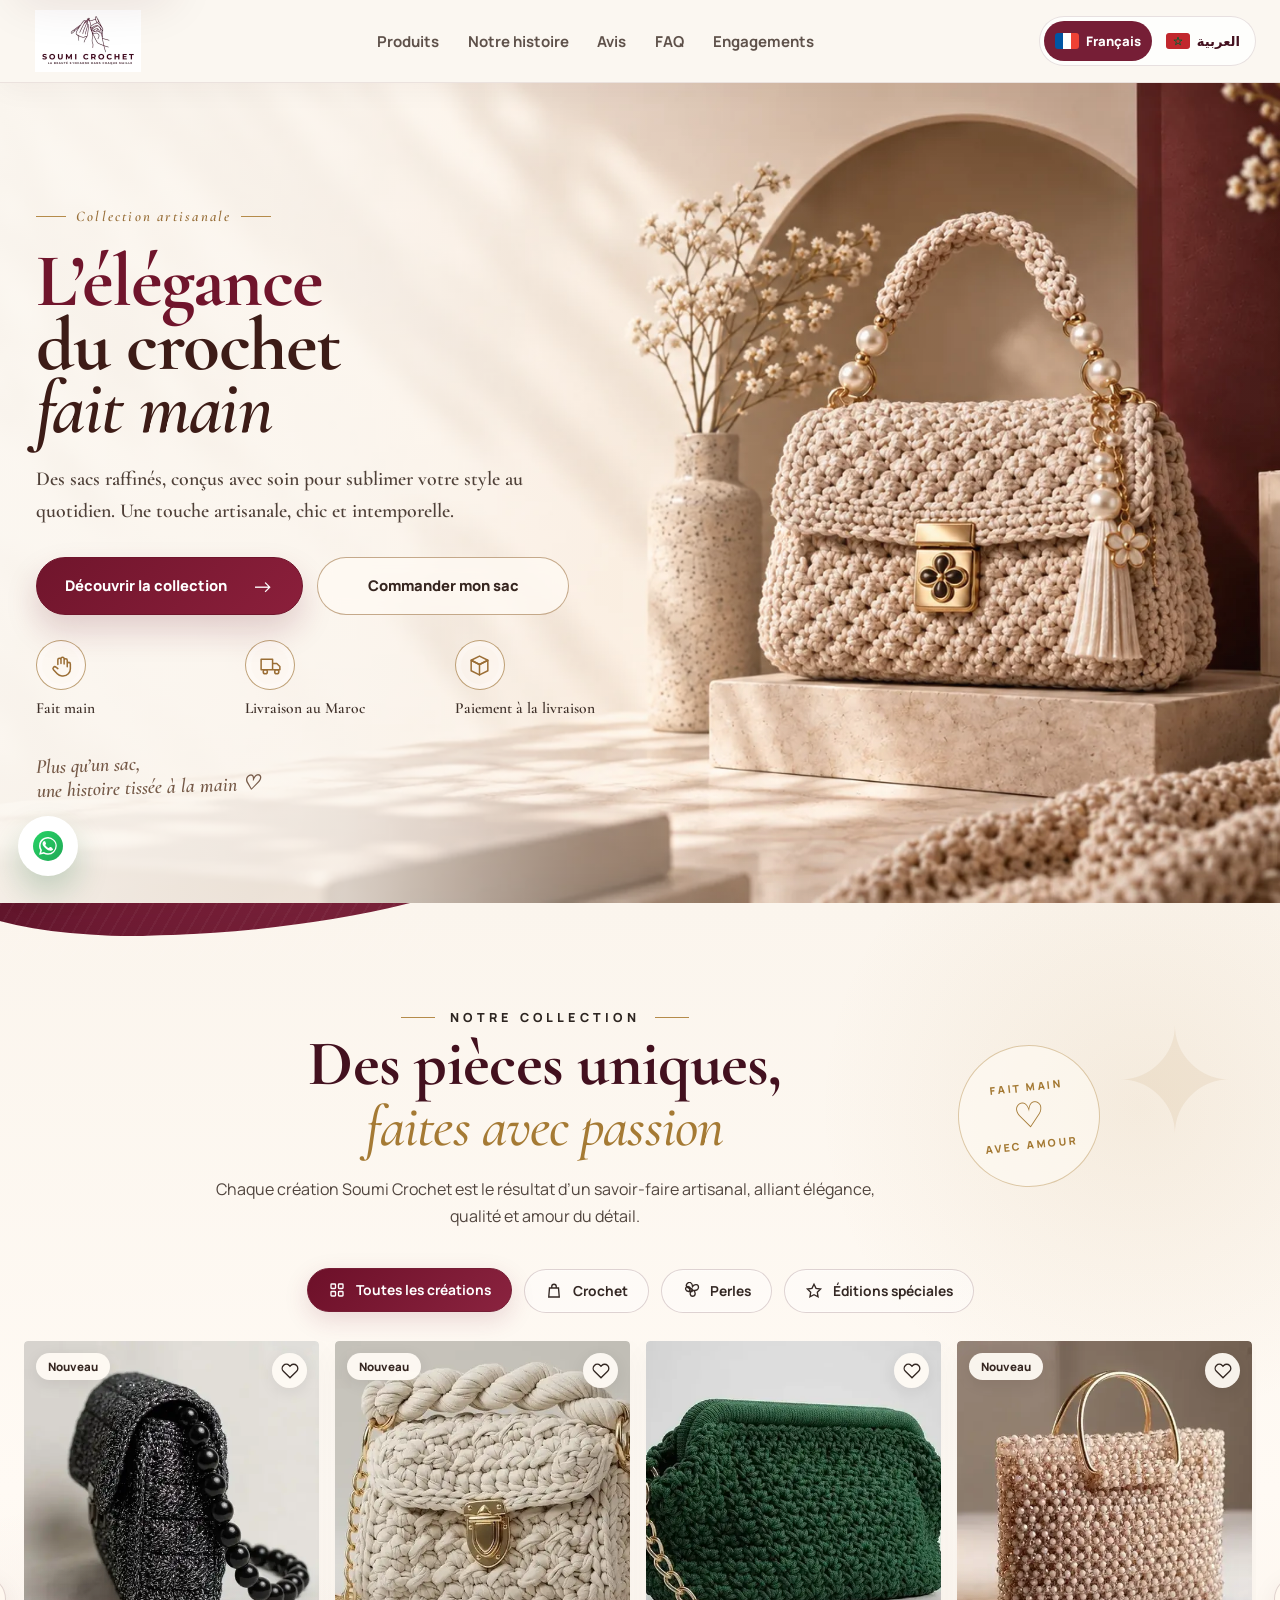
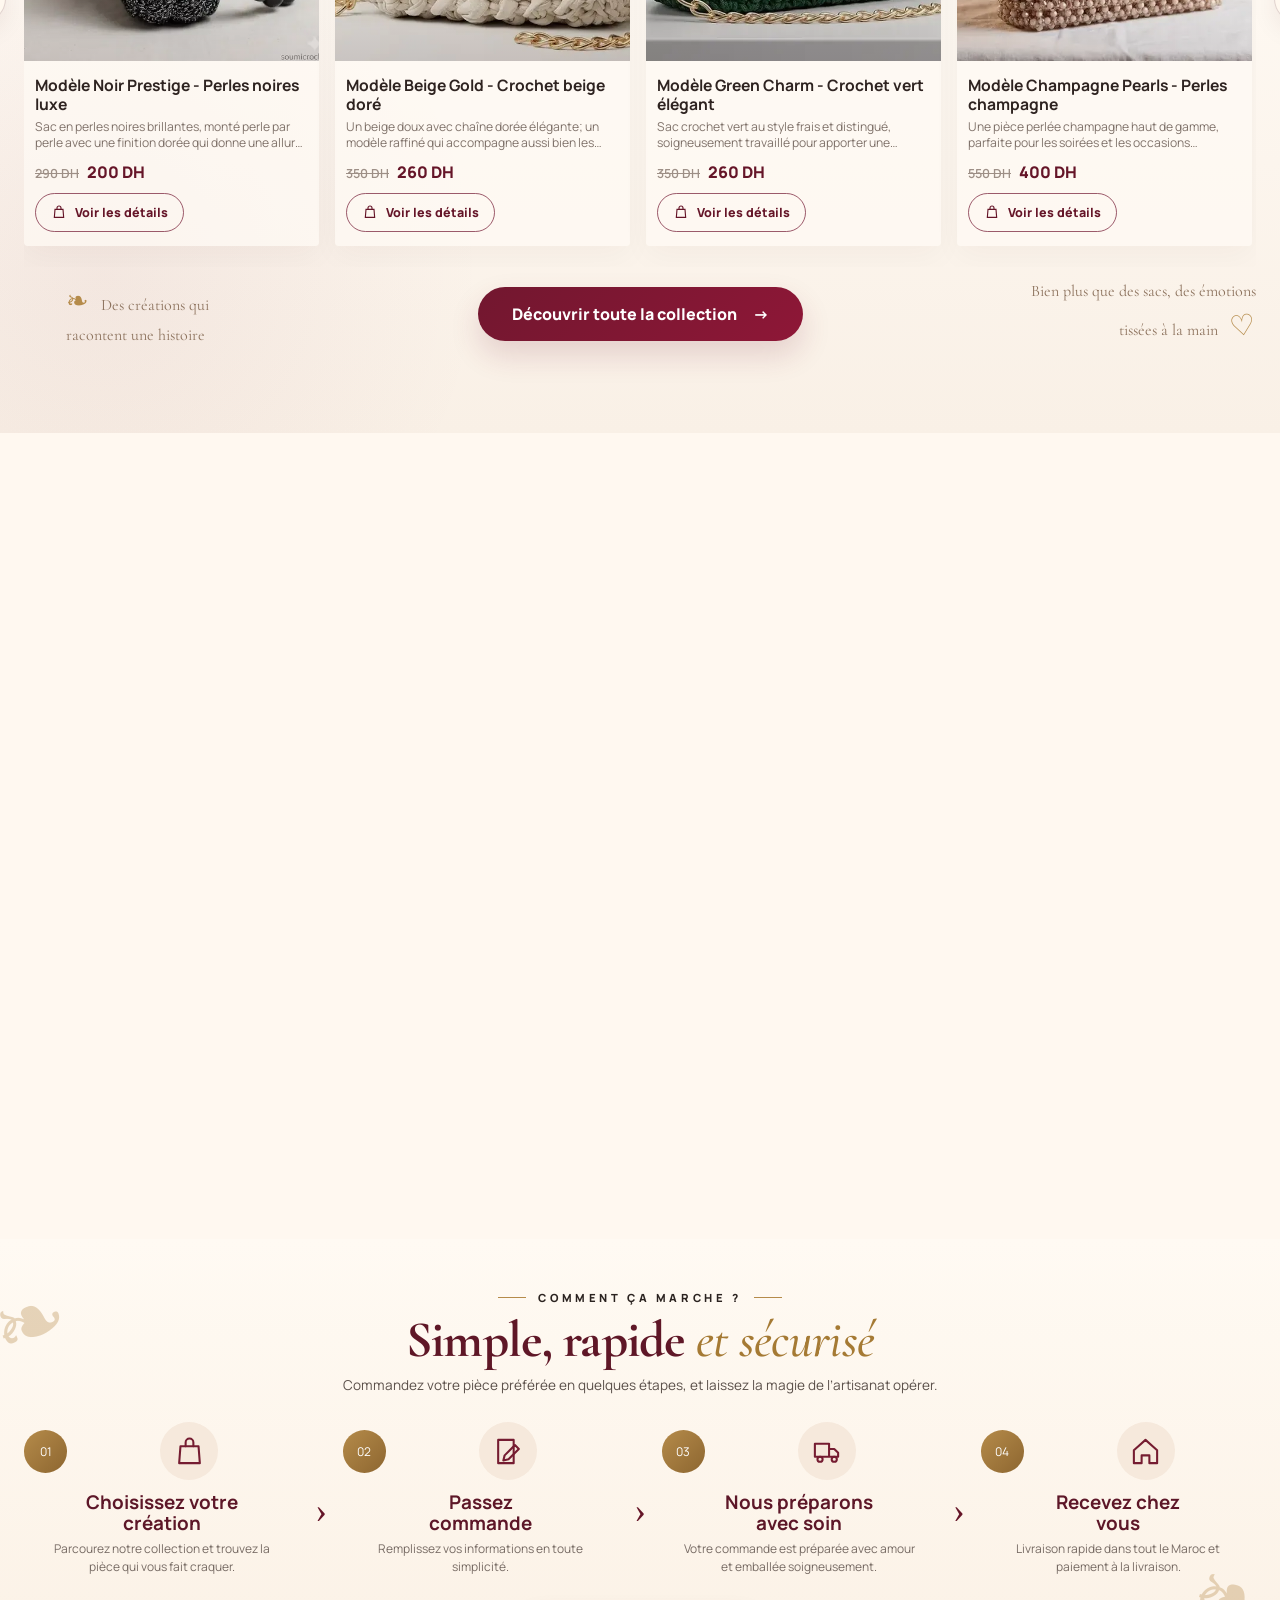
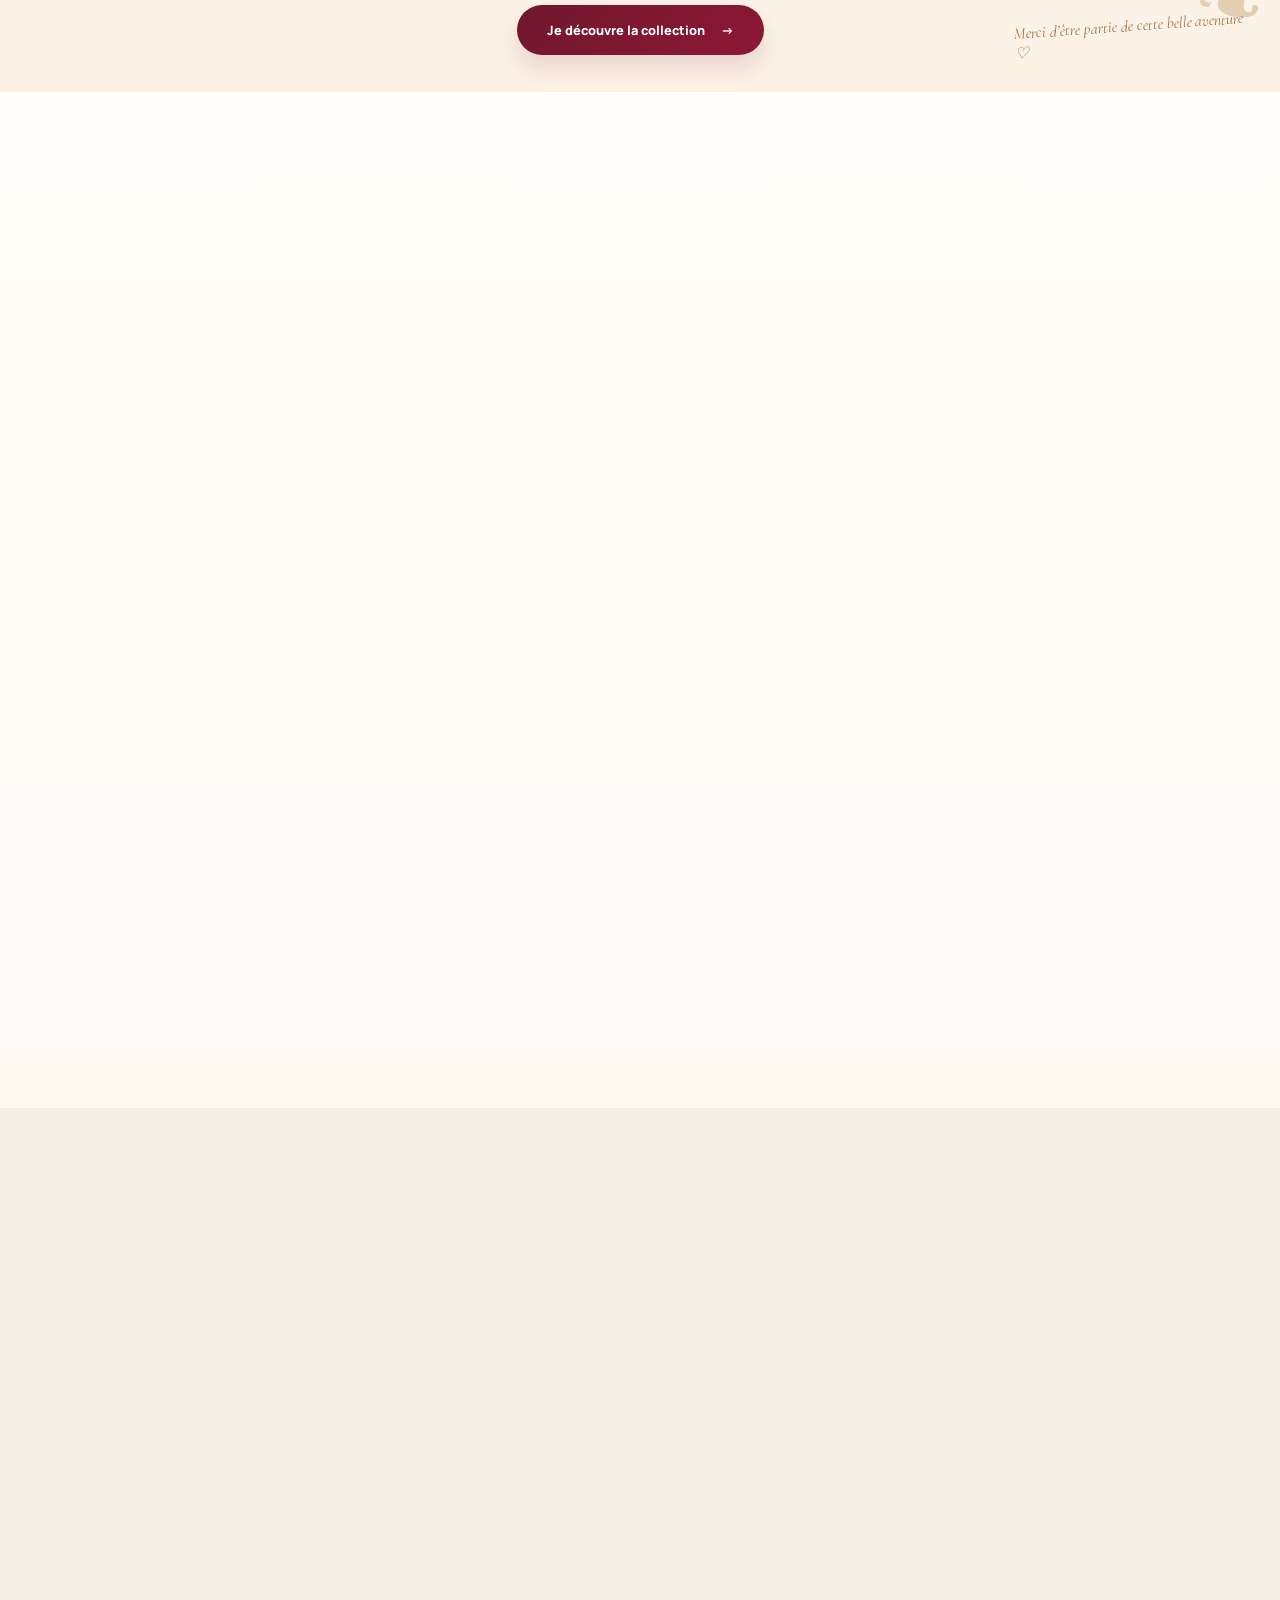
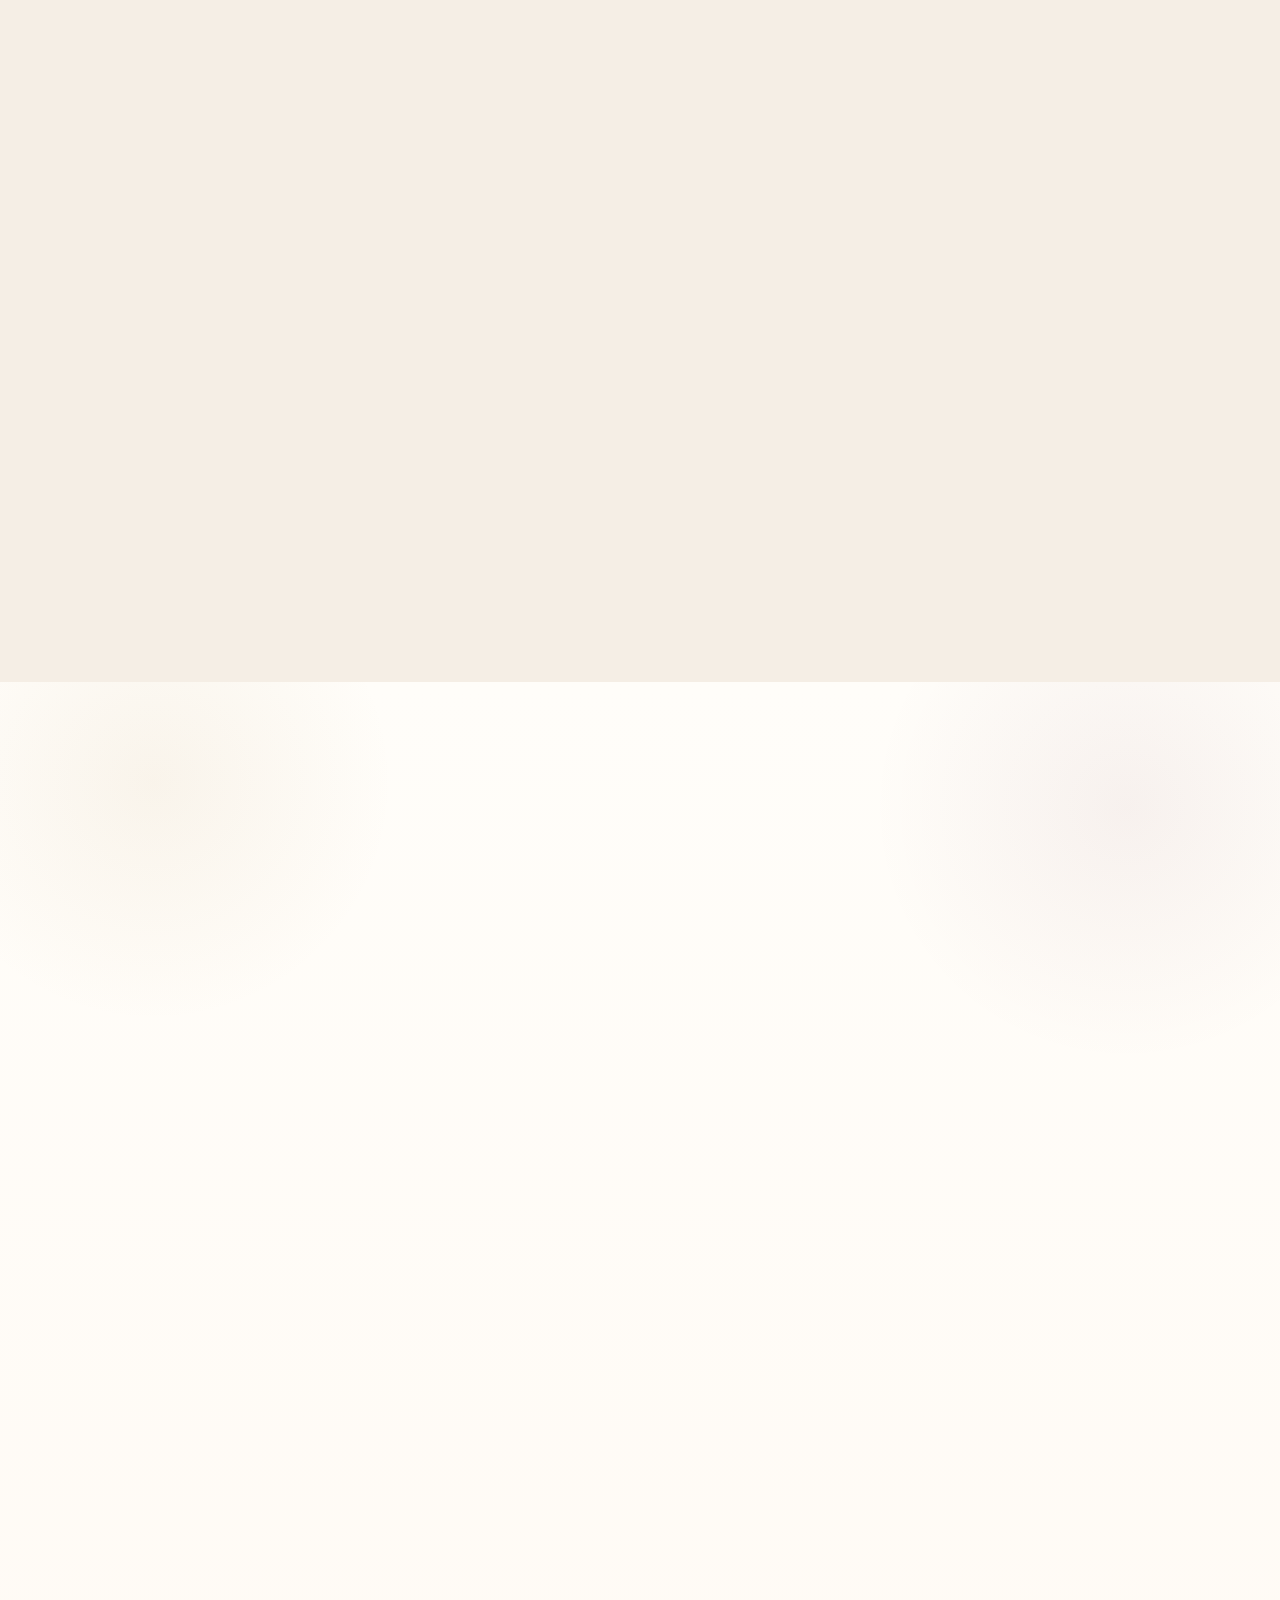
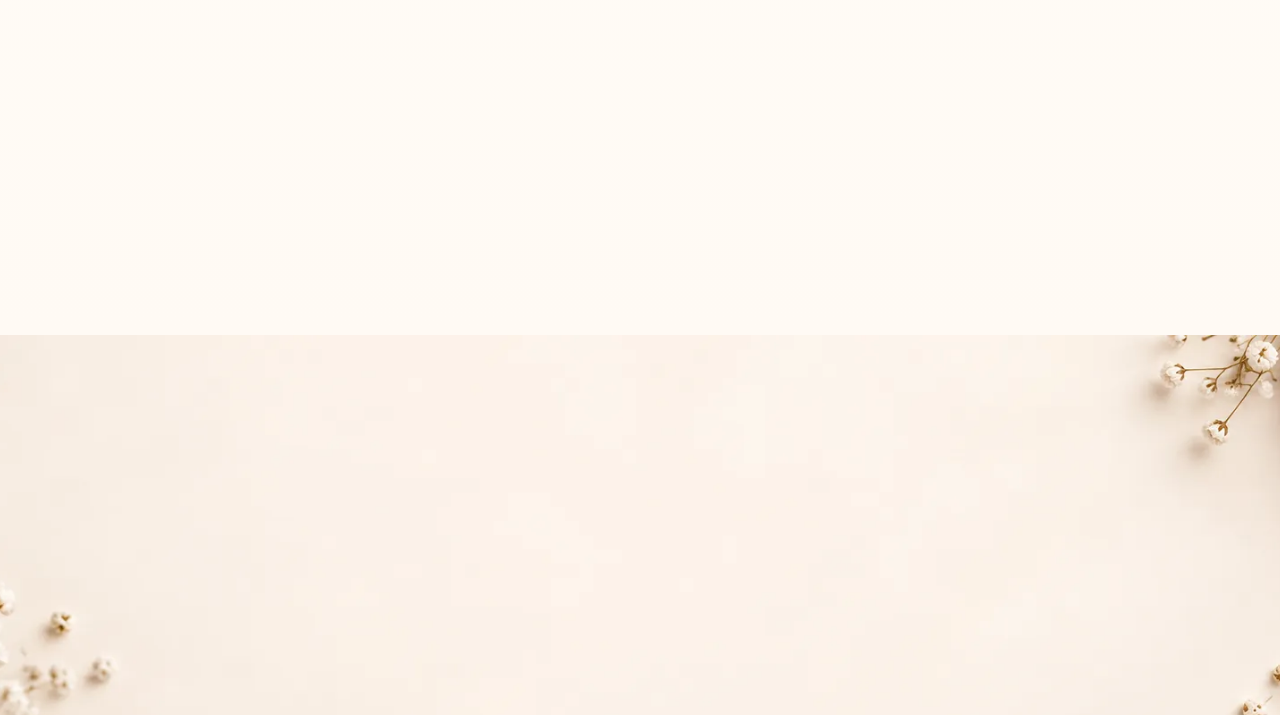
<file: index.html>
<!DOCTYPE html>

<html data-base="./" data-locale="fr" dir="ltr" lang="fr-MA">
<head>
<meta charset="utf-8"/>
<meta content="width=device-width,initial-scale=1,viewport-fit=cover" name="viewport"/>
<meta content="telephone=no" name="format-detection"/>
<meta content="index,follow,max-image-preview:large,max-snippet:-1,max-video-preview:-1" name="robots"/>
<meta content="#7a1730" name="theme-color"/>
<title>Sacs crochet &amp; perles faits main au Maroc | Soumi Crochet</title>
<meta content="Découvrez les sacs crochet et perles faits main de Soumi Crochet au Maroc : modèles élégants, détails artisanaux, paiement à la livraison et livraison nationale." name="description"/>
<link href="https://soumicrochet.store/" rel="canonical"/>
<link href="https://soumicrochet.store/ar/" hreflang="ar-MA" rel="alternate"/>
<link href="https://soumicrochet.store/" hreflang="fr-MA" rel="alternate"/>
<link href="https://soumicrochet.store/" hreflang="x-default" rel="alternate"/>
<meta content="Sacs crochet &amp; perles faits main au Maroc | Soumi Crochet" property="og:title"/>
<meta content="Découvrez les sacs crochet et perles faits main de Soumi Crochet au Maroc : modèles élégants, détails artisanaux, paiement à la livraison et livraison nationale." property="og:description"/>
<meta content="https://soumicrochet.store/" property="og:url"/>
<meta content="website" property="og:type"/>
<meta content="Soumi Crochet" property="og:site_name"/>
<meta content="fr_MA" property="og:locale"/>
<meta content="ar_MA" property="og:locale:alternate"/>
<meta content="https://soumicrochet.store/assets/img/p01/main.webp" property="og:image"/>
<meta content="1024" property="og:image:width"/><meta content="1024" property="og:image:height"/>
<meta content="Sac artisanal Soumi Crochet" property="og:image:alt"/>
<meta content="summary_large_image" name="twitter:card"/>
<meta content="Sacs crochet &amp; perles faits main au Maroc | Soumi Crochet" name="twitter:title"/>
<meta content="Découvrez les sacs crochet et perles faits main de Soumi Crochet au Maroc : modèles élégants, détails artisanaux, paiement à la livraison et livraison nationale." name="twitter:description"/>
<meta content="https://soumicrochet.store/assets/img/p01/main.webp" name="twitter:image"/>
<meta content="Sac artisanal Soumi Crochet" name="twitter:image:alt"/>
<link href="assets/icons/brand-icon.png" rel="icon" sizes="64x64" type="image/png"/>
<link href="assets/icons/favicon-32.png" rel="icon" sizes="32x32" type="image/png"/>
<link href="assets/icons/apple-touch-icon.png" rel="apple-touch-icon"/>
<link href="manifest.webmanifest" rel="manifest"/>
<link href="https://fonts.googleapis.com" rel="preconnect"/>
<link crossorigin="" href="https://fonts.gstatic.com" rel="preconnect"/>
<link as="style" href="https://fonts.googleapis.com/css2?family=Cormorant+Garamond:wght@600;700&amp;family=Manrope:wght@400;500;600;700;800&amp;display=swap" onload="this.onload=null;this.rel='stylesheet'" rel="preload"/><noscript><link href="https://fonts.googleapis.com/css2?family=Cormorant+Garamond:wght@600;700&amp;family=Manrope:wght@400;500;600;700;800&amp;display=swap" rel="stylesheet"/></noscript>
<link as="image" fetchpriority="high" href="assets/img/hero-desktop.webp" media="(min-width: 1101px)" rel="preload" type="image/webp"/>
<link as="image" fetchpriority="high" href="assets/img/hero-tablet.webp" media="(min-width: 641px) and (max-width: 1100px)" rel="preload" type="image/webp"/>
<link as="image" fetchpriority="high" href="assets/img/hero-mobile.webp" media="(max-width: 640px)" rel="preload" type="image/webp"/>
<link href="assets/css/style.css" rel="stylesheet"/>
<script type="application/ld+json">{"@context":"https://schema.org","@graph":[{"@type":"Organization","@id":"https://soumicrochet.store/#organization","name":"Soumi Crochet","url":"https://soumicrochet.store/","logo":"https://soumicrochet.store/assets/img/logo.webp","sameAs":["https://www.instagram.com/soumi_crochet9/","https://wa.me/212662711995"],"areaServed":{"@type":"Country","name":"Morocco"},"contactPoint":{"@type":"ContactPoint","telephone":"+212662711995","contactType":"customer service","availableLanguage":["fr","ar"]}},{"@type":"WebSite","@id":"https://soumicrochet.store/#website","url":"https://soumicrochet.store/","name":"Soumi Crochet","inLanguage":["fr-MA","ar-MA"],"publisher":{"@id":"https://soumicrochet.store/#organization"}},{"@type":"WebPage","@id":"https://soumicrochet.store/#webpage","url":"https://soumicrochet.store/","name":"Sacs crochet & perles faits main au Maroc | Soumi Crochet","isPartOf":{"@id":"https://soumicrochet.store/#website"},"about":{"@id":"https://soumicrochet.store/#store"},"inLanguage":"fr-MA","primaryImageOfPage":{"@type":"ImageObject","url":"https://soumicrochet.store/assets/img/p01/main.webp"}},{"@type":"OnlineStore","@id":"https://soumicrochet.store/#store","name":"Soumi Crochet","url":"https://soumicrochet.store/","sameAs":["https://www.instagram.com/soumi_crochet9/"],"publisher":{"@id":"https://soumicrochet.store/#organization"},"areaServed":{"@type":"Country","name":"Morocco"},"telephone":"+212662711995","availableLanguage":["fr","ar"]},{"@type":"ItemList","name":"Choisissez le modèle qui vous fait craquer","numberOfItems":12,"itemListElement":[{"@type":"ListItem","position":1,"item":{"@type":"Product","name":"Modèle Noir Prestige - Perles noires luxe","description":"Sac en perles noires brillantes, monté perle par perle avec une finition dorée qui donne une allure chic et raffinée.","image":["https://soumicrochet.store/assets/img/p01/main.webp","https://soumicrochet.store/assets/img/p01/2.webp"],"url":"https://soumicrochet.store/#product-p01","offers":{"@type":"Offer","priceCurrency":"MAD","price":"200","url":"https://soumicrochet.store/#product-p01"}}},{"@type":"ListItem","position":2,"item":{"@type":"Product","name":"Modèle Beige Gold - Crochet beige doré","description":"Un beige doux avec chaîne dorée élégante; un modèle raffiné qui accompagne aussi bien les tenues traditionnelles que modernes.","image":["https://soumicrochet.store/assets/img/p02/3.webp","https://soumicrochet.store/assets/img/p02/4.webp"],"url":"https://soumicrochet.store/#product-p02","offers":{"@type":"Offer","priceCurrency":"MAD","price":"260","url":"https://soumicrochet.store/#product-p02"}}},{"@type":"ListItem","position":3,"item":{"@type":"Product","name":"Modèle Green Charm - Crochet vert élégant","description":"Sac crochet vert au style frais et distingué, soigneusement travaillé pour apporter une touche unique au quotidien.","image":["https://soumicrochet.store/assets/img/p03/main.webp","https://soumicrochet.store/assets/img/p03/2.webp"],"url":"https://soumicrochet.store/#product-p03","offers":{"@type":"Offer","priceCurrency":"MAD","price":"260","url":"https://soumicrochet.store/#product-p03"}}},{"@type":"ListItem","position":4,"item":{"@type":"Product","name":"Modèle Champagne Pearls - Perles champagne","description":"Une pièce perlée champagne haut de gamme, parfaite pour les soirées et les occasions élégantes, avec un éclat qui attire le regard.","image":["https://soumicrochet.store/assets/img/p04/main.webp","https://soumicrochet.store/assets/img/p04/3.webp"],"url":"https://soumicrochet.store/#product-p04","offers":{"@type":"Offer","priceCurrency":"MAD","price":"400","url":"https://soumicrochet.store/#product-p04"}}},{"@type":"ListItem","position":5,"item":{"@type":"Product","name":"Modèle Black Crochet - Crochet noir classique","description":"Sac crochet noir au design pratique et solide, avec l’élégance intemporelle du noir et des détails dorés.","image":["https://soumicrochet.store/assets/img/p05/4.webp","https://soumicrochet.store/assets/img/p05/2.webp"],"url":"https://soumicrochet.store/#product-p05","offers":{"@type":"Offer","priceCurrency":"MAD","price":"260","url":"https://soumicrochet.store/#product-p05"}}},{"@type":"ListItem","position":6,"item":{"@type":"Product","name":"Modèle Mini Noir - Petit sac noir","description":"Petit modèle léger et chic, parfait pour les sorties et les occasions, combinant simplicité luxueuse et format pratique.","image":["https://soumicrochet.store/assets/img/p06/3.webp","https://soumicrochet.store/assets/img/p06/2.webp"],"url":"https://soumicrochet.store/#product-p06","offers":{"@type":"Offer","priceCurrency":"MAD","price":"260","url":"https://soumicrochet.store/#product-p06"}}},{"@type":"ListItem","position":7,"item":{"@type":"Product","name":"Modèle Golden Handle - Perles noires poignée dorée","description":"Sac perlé premium avec poignée dorée raffinée, un design solide et remarquable pour une présence élégante.","image":["https://soumicrochet.store/assets/img/p07/main.webp","https://soumicrochet.store/assets/img/p07/4.webp"],"url":"https://soumicrochet.store/#product-p07","offers":{"@type":"Offer","priceCurrency":"MAD","price":"400","url":"https://soumicrochet.store/#product-p07"}}},{"@type":"ListItem","position":8,"item":{"@type":"Product","name":"Modèle Taupe Luxe - Crochet taupe luxueux","description":"Coloris taupe doux et raffiné avec un crochet soigné, idéal pour celles qui aiment la simplicité luxueuse.","image":["https://soumicrochet.store/assets/img/p08/2.webp","https://soumicrochet.store/assets/img/p08/main.webp"],"url":"https://soumicrochet.store/#product-p08","offers":{"@type":"Offer","priceCurrency":"MAD","price":"260","url":"https://soumicrochet.store/#product-p08"}}},{"@type":"ListItem","position":9,"item":{"@type":"Product","name":"Modèle Classic Noir - Crochet noir raffiné","description":"Sac noir classique, équilibre parfait entre praticité et luxe, facile à associer à plusieurs looks élégants.","image":["https://soumicrochet.store/assets/img/p09/main.webp","https://soumicrochet.store/assets/img/p09/2.webp"],"url":"https://soumicrochet.store/#product-p09","offers":{"@type":"Offer","priceCurrency":"MAD","price":"260","url":"https://soumicrochet.store/#product-p09"}}},{"@type":"ListItem","position":10,"item":{"@type":"Product","name":"Modèle Noir Minaudière - Crochet noir fermoir doré","description":"Petit modèle noir sophistiqué avec fermoir doré, inspiré des sacs de soirée pour une touche royale et élégante.","image":["https://soumicrochet.store/assets/img/p10/3.webp","https://soumicrochet.store/assets/img/p10/4.webp"],"url":"https://soumicrochet.store/#product-p10","offers":{"@type":"Offer","priceCurrency":"MAD","price":"260","url":"https://soumicrochet.store/#product-p10"}}},{"@type":"ListItem","position":11,"item":{"@type":"Product","name":"Modèle Pearl Basket - Perles blanches et noires","description":"Sac en perles blanches et noires avec anse perlée, une pièce audacieuse et féminine aux détails lumineux.","image":["https://soumicrochet.store/assets/img/p11/main.webp","https://soumicrochet.store/assets/img/p11/4.webp"],"url":"https://soumicrochet.store/#product-p11","offers":{"@type":"Offer","priceCurrency":"MAD","price":"260","url":"https://soumicrochet.store/#product-p11"}}},{"@type":"ListItem","position":12,"item":{"@type":"Product","name":"Modèle Ivory Tassel - Crochet ivoire à pampille","description":"Sac crochet ivoire avec pampille artisanale, un style bohème luxueux parfait pour l’été, les voyages et les sorties chics.","image":["https://soumicrochet.store/assets/img/p12/3.webp","https://soumicrochet.store/assets/img/p12/2.webp"],"url":"https://soumicrochet.store/#product-p12","offers":{"@type":"Offer","priceCurrency":"MAD","price":"260","url":"https://soumicrochet.store/#product-p12"}}}]},{"@type":"FAQPage","mainEntity":[{"@type":"Question","name":"Livrez-vous partout au Maroc ?","acceptedAnswer":{"@type":"Answer","text":"Oui. Nous livrons dans les villes du Maroc. La livraison prend généralement entre 24 et 48 heures, et le transporteur vous contacte avant son passage. Casablanca, Rabat, Marrakech, Fès, Tanger, Agadir, Oujda… et autres villes."}},{"@type":"Question","name":"Proposez-vous le paiement à la livraison ?","acceptedAnswer":{"@type":"Answer","text":"Oui. Aucun paiement anticipé n’est demandé : le règlement se fait à la réception selon les conditions de la boutique."}},{"@type":"Question","name":"Combien de temps prend la livraison ?","acceptedAnswer":{"@type":"Answer","text":"La livraison prend entre 24 et 48 heures maximum selon la ville et les conditions du transport."}},{"@type":"Question","name":"Puis-je demander une personnalisation ?","acceptedAnswer":{"@type":"Answer","text":"Écrivez-nous sur WhatsApp avec votre idée. Nous vous confirmerons ce qui est réalisable selon le modèle et les disponibilités."}},{"@type":"Question","name":"Quelles matières utilisez-vous ?","acceptedAnswer":{"@type":"Answer","text":"Nos créations utilisent principalement du fil crochet, des perles et des accessoires décoratifs sélectionnés selon chaque modèle."}},{"@type":"Question","name":"Comment entretenir mon sac en crochet ?","acceptedAnswer":{"@type":"Answer","text":"Évitez l’humidité prolongée et les lavages agressifs. Nettoyez délicatement les petites traces et rangez le sac à l’abri de la poussière."}},{"@type":"Question","name":"Comment passer commande via WhatsApp ?","acceptedAnswer":{"@type":"Answer","text":"Vous pouvez nous envoyer le nom du modèle souhaité sur WhatsApp. Nous confirmons ensuite les détails nécessaires à votre commande."}},{"@type":"Question","name":"Puis-je retourner ou échanger un article ?","acceptedAnswer":{"@type":"Answer","text":"Oui. Une garantie de 7 jours est prévue. En cas de problème de couleur, de design ou de défaut de fabrication, contactez-nous rapidement pour organiser l’échange selon notre politique."}}]}]}</script>
</head>
<body>
<a class="skip-link" href="#main">Aller au contenu</a>
<header class="site-header">
<div class="container nav-shell">
<a aria-label="Soumi Crochet · Accueil" class="brand" href="index.html"><picture><img alt="Soumi Crochet" decoding="async" height="248" src="assets/img/logo.webp" width="424"/></picture></a>
<button aria-controls="mainNav" aria-expanded="false" aria-label="Ouvrir le menu" class="menu-toggle" id="menuToggle" type="button"><span></span><span></span><span></span></button>
<nav aria-label="Navigation principale" class="nav" id="mainNav"><a href="#products">Produits</a><a href="#story">Notre histoire</a><a href="#reviews">Avis</a><a href="#faq">FAQ</a><a href="#guarantees">Engagements</a></nav>
<div aria-label="Changer de langue" class="language-switcher">
<span aria-current="page" class="language-current"><img alt="" height="16" src="assets/icons/flag-fr.svg" width="24"/>Français</span>
<a href="ar/index.html" hreflang="ar-MA"><img alt="" height="16" src="assets/icons/flag-ma.svg" width="24"/>العربية</a>
</div>
</div>
</header>
<main id="main">
<section class="hero section" id="home"><div class="container hero-grid">
<div class="hero-copy reveal in-view"><span class="eyebrow hero-eyebrow">Collection artisanale</span><h1>L’élégance<br/>du crochet<br/><em>fait main</em></h1><p class="lead">Des sacs raffinés, conçus avec soin pour sublimer votre style au quotidien. Une touche artisanale, chic et intemporelle.</p>
<div class="hero-actions"><a class="btn btn-primary" href="#products">Découvrir la collection <span aria-hidden="true" class="hero-arrow">→</span></a><button class="btn btn-secondary js-open-order" data-order-source="general" type="button">Commander mon sac</button></div>
<div aria-label="Les garanties Soumi Crochet" class="hero-trust"><div class="hero-trust-item"><span class="hero-trust-icon"><svg aria-hidden="true" viewbox="0 0 24 24"><path d="M8.5 11V6.5a1.5 1.5 0 0 1 3 0V10m0 0V5.5a1.5 1.5 0 0 1 3 0V10m0 .5V7a1.5 1.5 0 0 1 3 0v6.2m0-2.2v-.5a1.5 1.5 0 0 1 3 0V15c0 4-2.8 7-7 7h-1.1a6 6 0 0 1-4.5-2L4.3 16a1.7 1.7 0 0 1 2.4-2.4L8.5 15"></path></svg></span><span>Fait main</span></div><div class="hero-trust-item"><span class="hero-trust-icon"><svg aria-hidden="true" viewbox="0 0 24 24"><path d="M3 6h11v10H3zM14 10h4l3 3v3h-7z"></path><circle cx="7" cy="18" r="2"></circle><circle cx="18" cy="18" r="2"></circle></svg></span><span>Livraison au Maroc</span></div><div class="hero-trust-item"><span class="hero-trust-icon"><svg aria-hidden="true" viewbox="0 0 24 24"><path d="m4 7 8-4 8 4-8 4-8-4Z"></path><path d="m4 7 8 4 8-4v10l-8 4-8-4V7Z"></path><path d="M12 11v10"></path></svg></span><span>Paiement à la livraison</span></div></div>
<p class="hero-signature">Plus qu’un sac,<br/>une histoire tissée à la main <span aria-hidden="true">♡</span></p></div>
</div></section>
<section class="section compact-mobile collection-showcase" id="products">
<div aria-hidden="true" class="collection-top-ribbon"></div>
<div class="container">
<div class="collection-intro reveal">
<div class="collection-title-block"><span class="collection-eyebrow"><i></i>NOTRE COLLECTION<i></i></span><h2><span>Des pièces uniques,</span><em>faites avec passion</em></h2><p>Chaque création Soumi Crochet est le résultat d’un savoir-faire artisanal, alliant élégance, qualité et amour du détail.</p></div>
<div aria-label="FAIT MAIN AVEC AMOUR" class="artisan-seal"><span>FAIT MAIN</span><b>♡</b><small>AVEC AMOUR</small></div>
</div>
<div aria-label="Filtrer la collection" class="collection-filters reveal" role="group"><button aria-pressed="true" class="collection-filter active" data-collection-filter="all" type="button"><svg aria-hidden="true" viewbox="0 0 24 24"><rect height="6" rx="1" width="6" x="4" y="4"></rect><rect height="6" rx="1" width="6" x="14" y="4"></rect><rect height="6" rx="1" width="6" x="4" y="14"></rect><rect height="6" rx="1" width="6" x="14" y="14"></rect></svg><span>Toutes les créations</span></button><button aria-pressed="false" class="collection-filter" data-collection-filter="crochet" type="button"><svg aria-hidden="true" viewbox="0 0 24 24"><path d="M6 8h12l1 12H5L6 8Z"></path><path d="M9 8V6a3 3 0 0 1 6 0v2"></path></svg><span>Crochet</span></button><button aria-pressed="false" class="collection-filter" data-collection-filter="pearls" type="button"><svg aria-hidden="true" viewbox="0 0 24 24"><path d="M12 9c-3-5-8-3-7 1 1 3 4 3 7 2-2 3-1 7 2 7 4 0 5-5 1-8 4 1 7-1 7-4 0-4-5-5-8-1 0-5-4-7-7-4-3 3 0 7 5 7Z"></path><circle cx="12" cy="11" r="2"></circle></svg><span>Perles</span></button><button aria-pressed="false" class="collection-filter" data-collection-filter="special" type="button"><svg aria-hidden="true" viewbox="0 0 24 24"><path d="m12 3 2.7 5.5 6.1.9-4.4 4.3 1 6.1-5.4-2.9-5.4 2.9 1-6.1-4.4-4.3 6.1-.9L12 3Z"></path></svg><span>Éditions spéciales</span></button></div>
<div class="carousel-shell collection-carousel-shell"><button aria-label="Modèles précédents" class="gallery-arrow gallery-prev" id="galleryPrev" type="button">‹</button><div class="product-carousel" id="productCarousel"><article class="product-card reveal" data-category="pearls" data-product-card="p01" id="product-p01">
<div class="product-media-wrap">
<button aria-label="Ouvrir les détails de Modèle Noir Prestige - Perles noires luxe" class="product-media" data-open-product="p01" type="button">
<picture><img alt="Modèle Noir Prestige - Perles noires luxe" decoding="async" fetchpriority="low" height="540" loading="lazy" src="assets/img/thumbs/p01.webp" width="540"/></picture><span class="product-status">Nouveau</span>
</button>
<button aria-label="Ajouter aux favoris : Modèle Noir Prestige - Perles noires luxe" aria-pressed="false" class="product-favorite" data-favorite-product="p01" type="button"><svg aria-hidden="true" viewbox="0 0 24 24"><path d="M20.8 4.6a5.5 5.5 0 0 0-7.8 0L12 5.6l-1-1a5.5 5.5 0 0 0-7.8 7.8l1 1L12 21l7.8-7.6 1-1a5.5 5.5 0 0 0 0-7.8Z"></path></svg></button>
</div>
<div class="product-card-body">
<h3>Modèle Noir Prestige - Perles noires luxe</h3>
<p class="product-card-description">Sac en perles noires brillantes, monté perle par perle avec une finition dorée qui donne une allure chic et raffinée.</p>
<span class="price-tag"><del>290 DH</del><strong>200 DH</strong></span>
<button class="product-detail-btn" data-open-product="p01" type="button"><svg aria-hidden="true" viewbox="0 0 24 24"><path d="M6 8h12l1 12H5L6 8Z"></path><path d="M9 8V6a3 3 0 0 1 6 0v2"></path></svg><span>Voir les détails</span></button>
</div>
</article>
<article class="product-card reveal" data-category="crochet" data-product-card="p02" id="product-p02">
<div class="product-media-wrap">
<button aria-label="Ouvrir les détails de Modèle Beige Gold - Crochet beige doré" class="product-media" data-open-product="p02" type="button">
<picture><img alt="Modèle Beige Gold - Crochet beige doré" decoding="async" fetchpriority="low" height="540" loading="lazy" src="assets/img/thumbs/p02.webp" width="540"/></picture><span class="product-status">Nouveau</span>
</button>
<button aria-label="Ajouter aux favoris : Modèle Beige Gold - Crochet beige doré" aria-pressed="false" class="product-favorite" data-favorite-product="p02" type="button"><svg aria-hidden="true" viewbox="0 0 24 24"><path d="M20.8 4.6a5.5 5.5 0 0 0-7.8 0L12 5.6l-1-1a5.5 5.5 0 0 0-7.8 7.8l1 1L12 21l7.8-7.6 1-1a5.5 5.5 0 0 0 0-7.8Z"></path></svg></button>
</div>
<div class="product-card-body">
<h3>Modèle Beige Gold - Crochet beige doré</h3>
<p class="product-card-description">Un beige doux avec chaîne dorée élégante; un modèle raffiné qui accompagne aussi bien les tenues traditionnelles que modernes.</p>
<span class="price-tag"><del>350 DH</del><strong>260 DH</strong></span>
<button class="product-detail-btn" data-open-product="p02" type="button"><svg aria-hidden="true" viewbox="0 0 24 24"><path d="M6 8h12l1 12H5L6 8Z"></path><path d="M9 8V6a3 3 0 0 1 6 0v2"></path></svg><span>Voir les détails</span></button>
</div>
</article>
<article class="product-card reveal" data-category="crochet" data-product-card="p03" id="product-p03">
<div class="product-media-wrap">
<button aria-label="Ouvrir les détails de Modèle Green Charm - Crochet vert élégant" class="product-media" data-open-product="p03" type="button">
<picture><img alt="Modèle Green Charm - Crochet vert élégant" decoding="async" fetchpriority="low" height="540" loading="lazy" src="assets/img/thumbs/p03.webp" width="540"/></picture>
</button>
<button aria-label="Ajouter aux favoris : Modèle Green Charm - Crochet vert élégant" aria-pressed="false" class="product-favorite" data-favorite-product="p03" type="button"><svg aria-hidden="true" viewbox="0 0 24 24"><path d="M20.8 4.6a5.5 5.5 0 0 0-7.8 0L12 5.6l-1-1a5.5 5.5 0 0 0-7.8 7.8l1 1L12 21l7.8-7.6 1-1a5.5 5.5 0 0 0 0-7.8Z"></path></svg></button>
</div>
<div class="product-card-body">
<h3>Modèle Green Charm - Crochet vert élégant</h3>
<p class="product-card-description">Sac crochet vert au style frais et distingué, soigneusement travaillé pour apporter une touche unique au quotidien.</p>
<span class="price-tag"><del>350 DH</del><strong>260 DH</strong></span>
<button class="product-detail-btn" data-open-product="p03" type="button"><svg aria-hidden="true" viewbox="0 0 24 24"><path d="M6 8h12l1 12H5L6 8Z"></path><path d="M9 8V6a3 3 0 0 1 6 0v2"></path></svg><span>Voir les détails</span></button>
</div>
</article>
<article class="product-card reveal" data-category="pearls special" data-product-card="p04" id="product-p04">
<div class="product-media-wrap">
<button aria-label="Ouvrir les détails de Modèle Champagne Pearls - Perles champagne" class="product-media" data-open-product="p04" type="button">
<picture><img alt="Modèle Champagne Pearls - Perles champagne" decoding="async" fetchpriority="low" height="540" loading="lazy" src="assets/img/thumbs/p04.webp" width="540"/></picture><span class="product-status">Nouveau</span>
</button>
<button aria-label="Ajouter aux favoris : Modèle Champagne Pearls - Perles champagne" aria-pressed="false" class="product-favorite" data-favorite-product="p04" type="button"><svg aria-hidden="true" viewbox="0 0 24 24"><path d="M20.8 4.6a5.5 5.5 0 0 0-7.8 0L12 5.6l-1-1a5.5 5.5 0 0 0-7.8 7.8l1 1L12 21l7.8-7.6 1-1a5.5 5.5 0 0 0 0-7.8Z"></path></svg></button>
</div>
<div class="product-card-body">
<h3>Modèle Champagne Pearls - Perles champagne</h3>
<p class="product-card-description">Une pièce perlée champagne haut de gamme, parfaite pour les soirées et les occasions élégantes, avec un éclat qui attire le regard.</p>
<span class="price-tag"><del>550 DH</del><strong>400 DH</strong></span>
<button class="product-detail-btn" data-open-product="p04" type="button"><svg aria-hidden="true" viewbox="0 0 24 24"><path d="M6 8h12l1 12H5L6 8Z"></path><path d="M9 8V6a3 3 0 0 1 6 0v2"></path></svg><span>Voir les détails</span></button>
</div>
</article>
<article class="product-card reveal" data-category="crochet" data-product-card="p05" id="product-p05">
<div class="product-media-wrap">
<button aria-label="Ouvrir les détails de Modèle Black Crochet - Crochet noir classique" class="product-media" data-open-product="p05" type="button">
<picture><img alt="Modèle Black Crochet - Crochet noir classique" decoding="async" fetchpriority="low" height="540" loading="lazy" src="assets/img/thumbs/p05.webp" width="540"/></picture>
</button>
<button aria-label="Ajouter aux favoris : Modèle Black Crochet - Crochet noir classique" aria-pressed="false" class="product-favorite" data-favorite-product="p05" type="button"><svg aria-hidden="true" viewbox="0 0 24 24"><path d="M20.8 4.6a5.5 5.5 0 0 0-7.8 0L12 5.6l-1-1a5.5 5.5 0 0 0-7.8 7.8l1 1L12 21l7.8-7.6 1-1a5.5 5.5 0 0 0 0-7.8Z"></path></svg></button>
</div>
<div class="product-card-body">
<h3>Modèle Black Crochet - Crochet noir classique</h3>
<p class="product-card-description">Sac crochet noir au design pratique et solide, avec l’élégance intemporelle du noir et des détails dorés.</p>
<span class="price-tag"><del>350 DH</del><strong>260 DH</strong></span>
<button class="product-detail-btn" data-open-product="p05" type="button"><svg aria-hidden="true" viewbox="0 0 24 24"><path d="M6 8h12l1 12H5L6 8Z"></path><path d="M9 8V6a3 3 0 0 1 6 0v2"></path></svg><span>Voir les détails</span></button>
</div>
</article>
<article class="product-card reveal" data-category="crochet" data-product-card="p06" id="product-p06">
<div class="product-media-wrap">
<button aria-label="Ouvrir les détails de Modèle Mini Noir - Petit sac noir" class="product-media" data-open-product="p06" type="button">
<picture><img alt="Modèle Mini Noir - Petit sac noir" decoding="async" fetchpriority="low" height="540" loading="lazy" src="assets/img/thumbs/p06.webp" width="540"/></picture>
</button>
<button aria-label="Ajouter aux favoris : Modèle Mini Noir - Petit sac noir" aria-pressed="false" class="product-favorite" data-favorite-product="p06" type="button"><svg aria-hidden="true" viewbox="0 0 24 24"><path d="M20.8 4.6a5.5 5.5 0 0 0-7.8 0L12 5.6l-1-1a5.5 5.5 0 0 0-7.8 7.8l1 1L12 21l7.8-7.6 1-1a5.5 5.5 0 0 0 0-7.8Z"></path></svg></button>
</div>
<div class="product-card-body">
<h3>Modèle Mini Noir - Petit sac noir</h3>
<p class="product-card-description">Petit modèle léger et chic, parfait pour les sorties et les occasions, combinant simplicité luxueuse et format pratique.</p>
<span class="price-tag"><del>350 DH</del><strong>260 DH</strong></span>
<button class="product-detail-btn" data-open-product="p06" type="button"><svg aria-hidden="true" viewbox="0 0 24 24"><path d="M6 8h12l1 12H5L6 8Z"></path><path d="M9 8V6a3 3 0 0 1 6 0v2"></path></svg><span>Voir les détails</span></button>
</div>
</article>
<article class="product-card reveal" data-category="pearls special" data-product-card="p07" id="product-p07">
<div class="product-media-wrap">
<button aria-label="Ouvrir les détails de Modèle Golden Handle - Perles noires poignée dorée" class="product-media" data-open-product="p07" type="button">
<picture><img alt="Modèle Golden Handle - Perles noires poignée dorée" decoding="async" fetchpriority="low" height="540" loading="lazy" src="assets/img/thumbs/p07.webp" width="540"/></picture>
</button>
<button aria-label="Ajouter aux favoris : Modèle Golden Handle - Perles noires poignée dorée" aria-pressed="false" class="product-favorite" data-favorite-product="p07" type="button"><svg aria-hidden="true" viewbox="0 0 24 24"><path d="M20.8 4.6a5.5 5.5 0 0 0-7.8 0L12 5.6l-1-1a5.5 5.5 0 0 0-7.8 7.8l1 1L12 21l7.8-7.6 1-1a5.5 5.5 0 0 0 0-7.8Z"></path></svg></button>
</div>
<div class="product-card-body">
<h3>Modèle Golden Handle - Perles noires poignée dorée</h3>
<p class="product-card-description">Sac perlé premium avec poignée dorée raffinée, un design solide et remarquable pour une présence élégante.</p>
<span class="price-tag"><del>550 DH</del><strong>400 DH</strong></span>
<button class="product-detail-btn" data-open-product="p07" type="button"><svg aria-hidden="true" viewbox="0 0 24 24"><path d="M6 8h12l1 12H5L6 8Z"></path><path d="M9 8V6a3 3 0 0 1 6 0v2"></path></svg><span>Voir les détails</span></button>
</div>
</article>
<article class="product-card reveal" data-category="crochet" data-product-card="p08" id="product-p08">
<div class="product-media-wrap">
<button aria-label="Ouvrir les détails de Modèle Taupe Luxe - Crochet taupe luxueux" class="product-media" data-open-product="p08" type="button">
<picture><img alt="Modèle Taupe Luxe - Crochet taupe luxueux" decoding="async" fetchpriority="low" height="540" loading="lazy" src="assets/img/thumbs/p08.webp" width="540"/></picture>
</button>
<button aria-label="Ajouter aux favoris : Modèle Taupe Luxe - Crochet taupe luxueux" aria-pressed="false" class="product-favorite" data-favorite-product="p08" type="button"><svg aria-hidden="true" viewbox="0 0 24 24"><path d="M20.8 4.6a5.5 5.5 0 0 0-7.8 0L12 5.6l-1-1a5.5 5.5 0 0 0-7.8 7.8l1 1L12 21l7.8-7.6 1-1a5.5 5.5 0 0 0 0-7.8Z"></path></svg></button>
</div>
<div class="product-card-body">
<h3>Modèle Taupe Luxe - Crochet taupe luxueux</h3>
<p class="product-card-description">Coloris taupe doux et raffiné avec un crochet soigné, idéal pour celles qui aiment la simplicité luxueuse.</p>
<span class="price-tag"><del>350 DH</del><strong>260 DH</strong></span>
<button class="product-detail-btn" data-open-product="p08" type="button"><svg aria-hidden="true" viewbox="0 0 24 24"><path d="M6 8h12l1 12H5L6 8Z"></path><path d="M9 8V6a3 3 0 0 1 6 0v2"></path></svg><span>Voir les détails</span></button>
</div>
</article>
<article class="product-card reveal" data-category="crochet" data-product-card="p09" id="product-p09">
<div class="product-media-wrap">
<button aria-label="Ouvrir les détails de Modèle Classic Noir - Crochet noir raffiné" class="product-media" data-open-product="p09" type="button">
<picture><img alt="Modèle Classic Noir - Crochet noir raffiné" decoding="async" fetchpriority="low" height="540" loading="lazy" src="assets/img/thumbs/p09.webp" width="540"/></picture>
</button>
<button aria-label="Ajouter aux favoris : Modèle Classic Noir - Crochet noir raffiné" aria-pressed="false" class="product-favorite" data-favorite-product="p09" type="button"><svg aria-hidden="true" viewbox="0 0 24 24"><path d="M20.8 4.6a5.5 5.5 0 0 0-7.8 0L12 5.6l-1-1a5.5 5.5 0 0 0-7.8 7.8l1 1L12 21l7.8-7.6 1-1a5.5 5.5 0 0 0 0-7.8Z"></path></svg></button>
</div>
<div class="product-card-body">
<h3>Modèle Classic Noir - Crochet noir raffiné</h3>
<p class="product-card-description">Sac noir classique, équilibre parfait entre praticité et luxe, facile à associer à plusieurs looks élégants.</p>
<span class="price-tag"><del>350 DH</del><strong>260 DH</strong></span>
<button class="product-detail-btn" data-open-product="p09" type="button"><svg aria-hidden="true" viewbox="0 0 24 24"><path d="M6 8h12l1 12H5L6 8Z"></path><path d="M9 8V6a3 3 0 0 1 6 0v2"></path></svg><span>Voir les détails</span></button>
</div>
</article>
<article class="product-card reveal" data-category="crochet special" data-product-card="p10" id="product-p10">
<div class="product-media-wrap">
<button aria-label="Ouvrir les détails de Modèle Noir Minaudière - Crochet noir fermoir doré" class="product-media" data-open-product="p10" type="button">
<picture><img alt="Modèle Noir Minaudière - Crochet noir fermoir doré" decoding="async" fetchpriority="low" height="540" loading="lazy" src="assets/img/thumbs/p10.webp" width="540"/></picture>
</button>
<button aria-label="Ajouter aux favoris : Modèle Noir Minaudière - Crochet noir fermoir doré" aria-pressed="false" class="product-favorite" data-favorite-product="p10" type="button"><svg aria-hidden="true" viewbox="0 0 24 24"><path d="M20.8 4.6a5.5 5.5 0 0 0-7.8 0L12 5.6l-1-1a5.5 5.5 0 0 0-7.8 7.8l1 1L12 21l7.8-7.6 1-1a5.5 5.5 0 0 0 0-7.8Z"></path></svg></button>
</div>
<div class="product-card-body">
<h3>Modèle Noir Minaudière - Crochet noir fermoir doré</h3>
<p class="product-card-description">Petit modèle noir sophistiqué avec fermoir doré, inspiré des sacs de soirée pour une touche royale et élégante.</p>
<span class="price-tag"><del>350 DH</del><strong>260 DH</strong></span>
<button class="product-detail-btn" data-open-product="p10" type="button"><svg aria-hidden="true" viewbox="0 0 24 24"><path d="M6 8h12l1 12H5L6 8Z"></path><path d="M9 8V6a3 3 0 0 1 6 0v2"></path></svg><span>Voir les détails</span></button>
</div>
</article>
<article class="product-card reveal" data-category="pearls" data-product-card="p11" id="product-p11">
<div class="product-media-wrap">
<button aria-label="Ouvrir les détails de Modèle Pearl Basket - Perles blanches et noires" class="product-media" data-open-product="p11" type="button">
<picture><img alt="Modèle Pearl Basket - Perles blanches et noires" decoding="async" fetchpriority="low" height="540" loading="lazy" src="assets/img/thumbs/p11.webp" width="540"/></picture>
</button>
<button aria-label="Ajouter aux favoris : Modèle Pearl Basket - Perles blanches et noires" aria-pressed="false" class="product-favorite" data-favorite-product="p11" type="button"><svg aria-hidden="true" viewbox="0 0 24 24"><path d="M20.8 4.6a5.5 5.5 0 0 0-7.8 0L12 5.6l-1-1a5.5 5.5 0 0 0-7.8 7.8l1 1L12 21l7.8-7.6 1-1a5.5 5.5 0 0 0 0-7.8Z"></path></svg></button>
</div>
<div class="product-card-body">
<h3>Modèle Pearl Basket - Perles blanches et noires</h3>
<p class="product-card-description">Sac en perles blanches et noires avec anse perlée, une pièce audacieuse et féminine aux détails lumineux.</p>
<span class="price-tag"><del>350 DH</del><strong>260 DH</strong></span>
<button class="product-detail-btn" data-open-product="p11" type="button"><svg aria-hidden="true" viewbox="0 0 24 24"><path d="M6 8h12l1 12H5L6 8Z"></path><path d="M9 8V6a3 3 0 0 1 6 0v2"></path></svg><span>Voir les détails</span></button>
</div>
</article>
<article class="product-card reveal" data-category="crochet" data-product-card="p12" id="product-p12">
<div class="product-media-wrap">
<button aria-label="Ouvrir les détails de Modèle Ivory Tassel - Crochet ivoire à pampille" class="product-media" data-open-product="p12" type="button">
<picture><img alt="Modèle Ivory Tassel - Crochet ivoire à pampille" decoding="async" fetchpriority="low" height="540" loading="lazy" src="assets/img/thumbs/p12.webp" width="540"/></picture>
</button>
<button aria-label="Ajouter aux favoris : Modèle Ivory Tassel - Crochet ivoire à pampille" aria-pressed="false" class="product-favorite" data-favorite-product="p12" type="button"><svg aria-hidden="true" viewbox="0 0 24 24"><path d="M20.8 4.6a5.5 5.5 0 0 0-7.8 0L12 5.6l-1-1a5.5 5.5 0 0 0-7.8 7.8l1 1L12 21l7.8-7.6 1-1a5.5 5.5 0 0 0 0-7.8Z"></path></svg></button>
</div>
<div class="product-card-body">
<h3>Modèle Ivory Tassel - Crochet ivoire à pampille</h3>
<p class="product-card-description">Sac crochet ivoire avec pampille artisanale, un style bohème luxueux parfait pour l’été, les voyages et les sorties chics.</p>
<span class="price-tag"><del>350 DH</del><strong>260 DH</strong></span>
<button class="product-detail-btn" data-open-product="p12" type="button"><svg aria-hidden="true" viewbox="0 0 24 24"><path d="M6 8h12l1 12H5L6 8Z"></path><path d="M9 8V6a3 3 0 0 1 6 0v2"></path></svg><span>Voir les détails</span></button>
</div>
</article></div><button aria-label="Modèles suivants" class="gallery-arrow gallery-next" id="galleryNext" type="button">›</button></div>
<div class="collection-footer reveal"><p class="collection-note collection-note-left">Des créations qui racontent une histoire</p><button class="collection-all-cta" data-collection-filter="all" type="button">Découvrir toute la collection<span aria-hidden="true">→</span></button><p class="collection-note collection-note-right">Bien plus que des sacs, des émotions tissées à la main</p></div>
</div></section>
<section class="soumi-values-section" id="story">
<div class="soumi-values-visual reveal"><img alt="Sac Soumi Crochet rouge bordeaux fait main" height="1000" loading="lazy" src="assets/img/red-crochet-editorial.webp" width="1200"/><div class="soumi-values-visual-copy"><span>Plus qu’un sac, une histoire</span></div><a class="soumi-video-cta" href="https://www.instagram.com/soumi_crochet9/" rel="noopener noreferrer" target="_blank"><b>▶</b><span>Découvrir notre univers en vidéo</span></a></div>
<div class="soumi-values-content"><header class="soumi-values-head reveal"><span class="soumi-section-eyebrow"><i></i>POURQUOI CHOISIR SOUMI CROCHET<i></i></span><h2>L’artisanat qui fait <em>la différence</em></h2><p>Des créations faites avec passion, pour des femmes qui aiment l’authenticité, la qualité et les détails qui comptent.</p></header><div class="soumi-values-grid reveal"><article class="soumi-value-card"><span class="soumi-value-icon"><svg aria-hidden="true" viewbox="0 0 24 24"><path d="M12 21s-7-4.5-9-9a5.2 5.2 0 0 1 9-5 5.2 5.2 0 0 1 9 5c-2 4.5-9 9-9 9Z"></path><path d="M8.7 12.2c.8 1.2 1.9 2.3 3.3 3.2"></path></svg></span><h3>Fait main avec amour</h3><i></i><p>Chaque pièce est soigneusement réalisée à la main avec passion et attention aux détails.</p></article><article class="soumi-value-card"><span class="soumi-value-icon"><svg aria-hidden="true" viewbox="0 0 24 24"><path d="m4 8 4-4h8l4 4-8 12L4 8Z"></path><path d="M4 8h16M8 4l4 16 4-16"></path></svg></span><h3>Qualité premium</h3><i></i><p>Nous utilisons des fils et matières de qualité pour garantir des créations durables et élégantes.</p></article><article class="soumi-value-card"><span class="soumi-value-icon"><svg aria-hidden="true" viewbox="0 0 24 24"><path d="M19 4C10 4 5 9 5 17c4-7 8-8 14-13Z"></path><path d="M5 20c2-5 5-8 10-11"></path></svg></span><h3>Pièces uniques</h3><i></i><p>Chaque création est unique, pensée pour refléter votre style et votre personnalité.</p></article><article class="soumi-value-card"><span class="soumi-value-icon"><svg aria-hidden="true" viewbox="0 0 24 24"><path d="M3 6h11v10H3zM14 10h4l3 3v3h-7z"></path><circle cx="7" cy="18" r="2"></circle><circle cx="18" cy="18" r="2"></circle></svg></span><h3>Livraison dans tout le Maroc</h3><i></i><p>Recevez vos commandes partout au Maroc, avec un emballage soigné et paiement à la livraison.</p></article></div><div class="soumi-gift-banner reveal"><span class="soumi-gift-icon"><svg aria-hidden="true" viewbox="0 0 24 24"><path d="M4 10h16v10H4zM3 7h18v3H3zM12 7v13"></path><path d="M12 7C9 7 7 6 7 4.5S8.5 2 10 3c1 .7 2 2.3 2 4ZM12 7c3 0 5-1 5-2.5S15.5 2 14 3c-1 .7-2 2.3-2 4Z"></path></svg></span><div><h3>Offrez une touche d’authenticité</h3><p>Des cadeaux uniques pour des moments inoubliables.</p></div><a href="#products">Voir nos éditions spéciales<span aria-hidden="true">→</span></a></div></div>
</section>
<section class="soumi-process-section" id="process"><div class="container"><header class="soumi-process-head reveal"><span class="soumi-section-eyebrow"><i></i>COMMENT ÇA MARCHE ?<i></i></span><h2>Simple, rapide <em>et sécurisé</em></h2><p>Commandez votre pièce préférée en quelques étapes, et laissez la magie de l’artisanat opérer.</p></header><div class="soumi-process-grid reveal"><article class="soumi-process-step"><div class="soumi-step-head"><span class="soumi-step-number">01</span><span class="soumi-step-icon"><svg aria-hidden="true" viewbox="0 0 24 24"><path d="M5 8h14l1 13H4L5 8Z"></path><path d="M9 8V5a3 3 0 0 1 6 0v3"></path></svg></span></div><h3>Choisissez votre création</h3><p>Parcourez notre collection et trouvez la pièce qui vous fait craquer.</p></article><span aria-hidden="true" class="soumi-process-arrow">›</span><article class="soumi-process-step"><div class="soumi-step-head"><span class="soumi-step-number">02</span><span class="soumi-step-icon"><svg aria-hidden="true" viewbox="0 0 24 24"><path d="M4 3h12v18H4z"></path><path d="m9 15 8-8 3 3-8 8-4 1 1-4Z"></path></svg></span></div><h3>Passez commande</h3><p>Remplissez vos informations en toute simplicité.</p></article><span aria-hidden="true" class="soumi-process-arrow">›</span><article class="soumi-process-step"><div class="soumi-step-head"><span class="soumi-step-number">03</span><span class="soumi-step-icon"><svg aria-hidden="true" viewbox="0 0 24 24"><path d="M3 6h11v10H3zM14 10h4l3 3v3h-7z"></path><circle cx="7" cy="18" r="2"></circle><circle cx="18" cy="18" r="2"></circle></svg></span></div><h3>Nous préparons avec soin</h3><p>Votre commande est préparée avec amour et emballée soigneusement.</p></article><span aria-hidden="true" class="soumi-process-arrow">›</span><article class="soumi-process-step"><div class="soumi-step-head"><span class="soumi-step-number">04</span><span class="soumi-step-icon"><svg aria-hidden="true" viewbox="0 0 24 24"><path d="m3 11 9-8 9 8v10h-6v-6H9v6H3V11Z"></path></svg></span></div><h3>Recevez chez vous</h3><p>Livraison rapide dans tout le Maroc et paiement à la livraison.</p></article></div><div class="soumi-process-footer reveal"><a class="soumi-process-cta" href="#products">Je découvre la collection<span aria-hidden="true">→</span></a><span class="soumi-process-thanks">Merci d’être partie de cette belle aventure ♡</span></div></div></section>
<section class="section compact-mobile reviews-showcase" id="reviews"><div class="container"><header class="reviews-showcase-head reveal"><span class="soumi-section-eyebrow"><i></i>AVIS CLIENTS<i></i></span><h2>Vos mots <em>nous touchent</em></h2><p>Écoutez les expériences de nos clientes et découvrez leurs derniers avis sur Soumi Crochet.</p></header><div class="review-subhead reveal"><span aria-hidden="true" class="review-subhead-icon">♩</span><div><h3>Derniers avis vocaux</h3><p>Des messages authentiques de nos clientes</p></div></div><div class="audio-reviews-track"><article class="audio-review-card reveal" data-audio-card=""><div class="audio-player"><button aria-label="Lire l’avis vocal de Fatima" class="audio-play" data-audio-play="" type="button"><span aria-hidden="true">▶</span></button><div aria-hidden="true" class="audio-wave"><i></i><i></i><i></i><i></i><i></i><i></i><i></i><i></i><i></i><i></i><i></i><i></i></div><span class="audio-time" data-audio-time="">0:25</span><audio preload="none" src="assets/audio/review-1.ogg"></audio></div><h3>Fatima</h3><p>Casablanca</p></article><article class="audio-review-card reveal" data-audio-card=""><div class="audio-player"><button aria-label="Lire l’avis vocal de Imane" class="audio-play" data-audio-play="" type="button"><span aria-hidden="true">▶</span></button><div aria-hidden="true" class="audio-wave"><i></i><i></i><i></i><i></i><i></i><i></i><i></i><i></i><i></i><i></i><i></i><i></i></div><span class="audio-time" data-audio-time="">0:39</span><audio preload="none" src="assets/audio/review-2.ogg"></audio></div><h3>Imane</h3><p>Rabat</p></article><article class="audio-review-card reveal" data-audio-card=""><div class="audio-player"><button aria-label="Lire l’avis vocal de Salma" class="audio-play" data-audio-play="" type="button"><span aria-hidden="true">▶</span></button><div aria-hidden="true" class="audio-wave"><i></i><i></i><i></i><i></i><i></i><i></i><i></i><i></i><i></i><i></i><i></i><i></i></div><span class="audio-time" data-audio-time="">0:47</span><audio preload="none" src="assets/audio/review-3.ogg"></audio></div><h3>Salma</h3><p>Marrakech</p></article><article class="audio-review-card reveal" data-audio-card=""><div class="audio-player"><button aria-label="Lire l’avis vocal de Nadia" class="audio-play" data-audio-play="" type="button"><span aria-hidden="true">▶</span></button><div aria-hidden="true" class="audio-wave"><i></i><i></i><i></i><i></i><i></i><i></i><i></i><i></i><i></i><i></i><i></i><i></i></div><span class="audio-time" data-audio-time="">0:28</span><audio preload="none" src="assets/audio/review-4.ogg"></audio></div><h3>Nadia</h3><p>Tanger</p></article></div><div class="review-subhead written-title reveal"><span aria-hidden="true" class="review-subhead-icon">✎</span><div><h3>Derniers avis écrits</h3><p>Les 4 retours les plus récents</p></div></div><div aria-live="polite" class="written-reviews-track" id="writtenReviewPreview"><article class="written-review-empty">Chargement des avis…</article></div><div class="reviews-actions reveal"><button class="review-primary-action" id="openReviewModalBtn" type="button"><span aria-hidden="true">＋</span>Ajouter votre avis <b aria-hidden="true">→</b></button><button class="review-secondary-action" hidden="" id="openAllReviewsBtn" type="button"><span aria-hidden="true">☷</span>Voir tous les avis <span id="allReviewsButtonCount"></span><b aria-hidden="true">→</b></button></div><div class="reviews-trust reveal"><span>♡ <b>Votre avis compte</b><small>Il nous aide à nous améliorer</small></span><span>✓ <b>Avis vérifiés</b><small>Des clientes réelles</small></span><span>⌁ <b>Expériences authentiques</b><small>Écrites ou vocales</small></span></div></div></section>
<section class="section compact-mobile faq-showcase" id="faq"><div class="container"><header class="faq-showcase-head reveal"><span class="soumi-section-eyebrow"><i></i>FAQ<i></i></span><h2>Questions <em>fréquentes</em></h2><p>Tout ce que vous devez savoir sur nos créations, commandes et services.</p></header><div class="faq-showcase-grid reveal"><details class="faq-item" open=""><summary><span class="faq-icon"><svg aria-hidden="true" viewbox="0 0 24 24"><path d="M3 6h11v10H3zM14 10h4l3 3v3h-7z"></path><circle cx="7" cy="18" r="2"></circle><circle cx="18" cy="18" r="2"></circle></svg></span><strong>Livrez-vous partout au Maroc ?</strong><i aria-hidden="true"></i></summary><div class="faq-answer"><div class="faq-answer-inner"><p>Oui. Nous livrons dans les villes du Maroc. La livraison prend généralement entre 24 et 48 heures, et le transporteur vous contacte avant son passage.</p><small>Casablanca, Rabat, Marrakech, Fès, Tanger, Agadir, Oujda… et autres villes.</small></div></div></details><details class="faq-item"><summary><span class="faq-icon"><svg aria-hidden="true" viewbox="0 0 24 24"><rect height="14" rx="2" width="18" x="3" y="5"></rect><path d="M3 9h18M7 15h4"></path></svg></span><strong>Proposez-vous le paiement à la livraison ?</strong><i aria-hidden="true"></i></summary><div class="faq-answer"><div class="faq-answer-inner"><p>Oui. Aucun paiement anticipé n’est demandé : le règlement se fait à la réception selon les conditions de la boutique.</p></div></div></details><details class="faq-item"><summary><span class="faq-icon"><svg aria-hidden="true" viewbox="0 0 24 24"><circle cx="12" cy="12" r="9"></circle><path d="M12 7v5l3 2"></path></svg></span><strong>Combien de temps prend la livraison ?</strong><i aria-hidden="true"></i></summary><div class="faq-answer"><div class="faq-answer-inner"><p>La livraison prend entre 24 et 48 heures maximum selon la ville et les conditions du transport.</p></div></div></details><details class="faq-item"><summary><span class="faq-icon"><svg aria-hidden="true" viewbox="0 0 24 24"><path d="M4 20l4.2-1 10-10a2.2 2.2 0 0 0-3.1-3.1l-10 10L4 20Z"></path><path d="m13.7 7.3 3 3"></path></svg></span><strong>Puis-je demander une personnalisation ?</strong><i aria-hidden="true"></i></summary><div class="faq-answer"><div class="faq-answer-inner"><p>Écrivez-nous sur WhatsApp avec votre idée. Nous vous confirmerons ce qui est réalisable selon le modèle et les disponibilités.</p></div></div></details><details class="faq-item"><summary><span class="faq-icon"><svg aria-hidden="true" viewbox="0 0 24 24"><circle cx="12" cy="12" r="8"></circle><path d="M6 8c4 1 7 4 9 9M8 5c3 2 6 5 8 9M5 13c4-2 9-2 14 0M7 17c3-2 7-3 11-2"></path></svg></span><strong>Quelles matières utilisez-vous ?</strong><i aria-hidden="true"></i></summary><div class="faq-answer"><div class="faq-answer-inner"><p>Nos créations utilisent principalement du fil crochet, des perles et des accessoires décoratifs sélectionnés selon chaque modèle.</p></div></div></details><details class="faq-item"><summary><span class="faq-icon"><svg aria-hidden="true" viewbox="0 0 24 24"><path d="M5 8h14l-1 11H6L5 8Z"></path><path d="M4 5c2 0 2 2 4 2s2-2 4-2 2 2 4 2 2-2 4-2"></path></svg></span><strong>Comment entretenir mon sac en crochet ?</strong><i aria-hidden="true"></i></summary><div class="faq-answer"><div class="faq-answer-inner"><p>Évitez l’humidité prolongée et les lavages agressifs. Nettoyez délicatement les petites traces et rangez le sac à l’abri de la poussière.</p></div></div></details><details class="faq-item"><summary><span class="faq-icon"><svg aria-hidden="true" viewbox="0 0 24 24"><path d="M20.5 11.6a8.5 8.5 0 0 1-12.6 7.5L3 20.5l1.5-4.7A8.5 8.5 0 1 1 20.5 11.6Z"></path><path d="M8.5 8.2c.5 3.5 3.2 6.2 6.7 6.8l1.2-1.4 2 .9c-.5 2-2 3-4 2.6-4.4-.8-7.9-4.3-8.7-8.7-.4-2 .6-3.5 2.6-4l.9 2-1.4 1.2.7.6Z"></path></svg></span><strong>Comment passer commande via WhatsApp ?</strong><i aria-hidden="true"></i></summary><div class="faq-answer"><div class="faq-answer-inner"><p>Vous pouvez nous envoyer le nom du modèle souhaité sur WhatsApp. Nous confirmons ensuite les détails nécessaires à votre commande.</p></div></div></details><details class="faq-item"><summary><span class="faq-icon"><svg aria-hidden="true" viewbox="0 0 24 24"><path d="M4 8h12l-3-3M16 8l-3 3"></path><path d="M20 16H8l3 3M8 16l3-3"></path></svg></span><strong>Puis-je retourner ou échanger un article ?</strong><i aria-hidden="true"></i></summary><div class="faq-answer"><div class="faq-answer-inner"><p>Oui. Une garantie de 7 jours est prévue. En cas de problème de couleur, de design ou de défaut de fabrication, contactez-nous rapidement pour organiser l’échange selon notre politique.</p></div></div></details></div><div class="faq-help reveal"><span aria-hidden="true" class="faq-help-icon"><svg aria-hidden="true" viewbox="0 0 24 24"><path d="M4 13v-2a8 8 0 0 1 16 0v2"></path><path d="M4 13h2a2 2 0 0 1 2 2v3H6a2 2 0 0 1-2-2v-3ZM20 13h-2a2 2 0 0 0-2 2v3h2a2 2 0 0 0 2-2v-3Z"></path><path d="M16 18c0 2-1.5 3-4 3"></path></svg></span><div><h3>Vous ne trouvez pas <em>votre réponse ?</em></h3><p>Notre équipe se fera un plaisir de vous aider sur WhatsApp.</p><button class="faq-whatsapp-open" data-open-whatsapp="" type="button">Nous contacter sur WhatsApp <span aria-hidden="true">→</span></button></div><aside><span><b>Réponse rapide</b><small>Souvent en moins d’une heure</small></span><span><b>Une équipe à l’écoute</b><small>Toujours prête à vous conseiller</small></span></aside></div></div></section>
<section class="section compact-mobile engagements-section" id="guarantees"><div class="container"><header class="engagements-head reveal"><span class="soumi-section-eyebrow"><i></i>NOS ENGAGEMENTS<i></i></span><h2>Plus qu’une boutique,<br/><em>des engagements sincères</em></h2><p>Chez Soumi Crochet, chaque création est le reflet de valeurs fortes et d’un engagement réel envers nos clientes.</p><div class="engagements-scribble">Fait main<br/>avec amour</div></header><div class="engagements-grid"><article class="engagement-card reveal"><span class="engagement-icon"><svg aria-hidden="true" viewbox="0 0 24 24"><path d="M12 20.7c-2.8 0-7.7-4.2-7.7-9.2A4.5 4.5 0 0 1 12 8a4.5 4.5 0 0 1 7.7 3.5c0 5-4.9 9.2-7.7 9.2Z"></path><path d="M8.3 10.2c1 1.2 2.3 2.4 3.7 3.2"></path><path d="M5 4.8c2.2.2 3.8 1 4.8 2.1"></path></svg></span><h3>Fait main avec amour</h3><p>Chaque pièce est conçue à la main, avec passion et attention aux détails.</p></article><article class="engagement-card reveal"><span class="engagement-icon"><svg aria-hidden="true" viewbox="0 0 24 24"><circle cx="12" cy="12" r="8"></circle><path d="m9.2 12.3 1.8 1.8 3.8-4.2"></path><path d="m7.5 4.8 1.2-1.8M16.5 4.8 15.3 3"></path></svg></span><h3>Qualité garantie</h3><p>Nous utilisons des matériaux soigneusement sélectionnés pour assurer des créations durables.</p></article><article class="engagement-card reveal"><span class="engagement-icon"><svg aria-hidden="true" viewbox="0 0 24 24"><path d="M19 4C10 4 5 9 5 17c4-7 8-8 14-13Z"></path><path d="M5 20c2-5 5-8 10-11"></path></svg></span><h3>Pièces uniques</h3><p>Des créations originales, en petite quantité, pour des femmes uniques.</p></article><article class="engagement-card reveal"><span class="engagement-icon"><svg aria-hidden="true" viewbox="0 0 24 24"><path d="M3 6h11v10H3zM14 10h4l3 3v3h-7z"></path><circle cx="7" cy="18" r="2"></circle><circle cx="18" cy="18" r="2"></circle></svg></span><h3>Livraison rapide</h3><p>Expédition rapide dans tout le Maroc, avec un suivi de votre commande.</p></article><article class="engagement-card reveal"><span class="engagement-icon"><svg aria-hidden="true" viewbox="0 0 24 24"><path d="M12 21s-7-3.5-7-10V6l7-3 7 3v5c0 6.5-7 10-7 10Z"></path><path d="m9.3 12.2 1.8 1.8 3.6-4"></path></svg></span><h3>Paiement sécurisé</h3><p>Vos informations sont protégées grâce à des moyens de paiement fiables et sécurisés.</p></article><article class="engagement-card reveal"><span class="engagement-icon"><svg aria-hidden="true" viewbox="0 0 24 24"><path d="M7 16v-2a5 5 0 0 1 10 0v2"></path><path d="M12 17v-3"></path><circle cx="12" cy="7" r="3"></circle><path d="M4 12a8 8 0 0 0 2 5"></path><path d="M20 12a8 8 0 0 1-2 5"></path></svg></span><h3>Service client à l’écoute</h3><p>Une équipe disponible et bienveillante pour répondre à toutes vos questions.</p></article><article class="engagement-card reveal"><span class="engagement-icon"><svg aria-hidden="true" viewbox="0 0 24 24"><path d="m4 8 8-4 8 4-8 4-8-4Zm0 0v8l8 4 8-4V8"></path><path d="M9 14.5 11 16l4-4"></path></svg></span><h3>Satisfaction avant tout</h3><p>Si vous n’êtes pas satisfaite, nous trouvons toujours une solution.</p></article><article class="engagement-card reveal"><span class="engagement-icon"><svg aria-hidden="true" viewbox="0 0 24 24"><circle cx="8" cy="10" r="3"></circle><circle cx="16" cy="10" r="3"></circle><path d="M3.5 19a4.5 4.5 0 0 1 9 0"></path><path d="M11.5 19a4.5 4.5 0 0 1 9 0"></path><path d="M12 14.6c.8-1 1.5-1.5 2.4-1.5 1.3 0 2.1 1 2.1 2.1 0 1.8-2.2 3.1-4.5 4.8-2.3-1.7-4.5-3-4.5-4.8 0-1.1.8-2.1 2.1-2.1.9 0 1.6.5 2.4 1.5Z"></path></svg></span><h3>Une communauté inspirante</h3><p>Plus qu’une marque, une famille de femmes qui partagent la même passion pour l’artisanat.</p></article></div><div class="engagements-footer reveal"><div class="engagements-divider"><i></i><span>♡</span><i></i></div><h3>Merci de faire partie<br/><em>de cette belle aventure</em></h3><p>Des fils, des mains, des histoires</p></div></div></section>
</main>
<footer class="footer footer-luxe"><div class="container footer-luxe-grid"><div class="footer-luxe-brand"><img alt="Soumi Crochet" class="footer-luxe-logo" height="248" loading="lazy" src="assets/img/logo.webp" width="424"/><p>Des sacs en crochet faits main avec amour au Maroc, pour des femmes uniques.</p><span class="footer-signature">Plus qu’un sac,<br/>une histoire tissée à la main ♡</span></div><div class="footer-luxe-col"><h3>Liens rapides</h3><a href="#products">Collection <span>›</span></a><a href="#reviews">Avis clientes <span>›</span></a><a href="#faq">FAQ <span>›</span></a><button data-open-whatsapp="" type="button">Contact <span>›</span></button></div><div class="footer-luxe-col footer-commitments"><h3>Nos engagements</h3><span><b>Livraison au Maroc</b><small>Partout au Royaume</small></span><span><b>Paiement à la livraison</b><small>Simple et sécurisé</small></span><span><b>Pièces faites main</b><small>Avec passion et soin</small></span><span><b>Commande sécurisée</b><small>Vos données sont protégées</small></span></div><div class="footer-luxe-col footer-contact"><h3>Restons en contact</h3><button class="footer-contact-link" data-open-whatsapp="" type="button"><b>WhatsApp</b><small>Une question ? Écrivez-nous !</small></button><a class="footer-contact-link" href="https://www.instagram.com/soumi_crochet9/" rel="noopener noreferrer" target="_blank"><b>Instagram</b><small>Découvrez nos nouveautés</small></a><a class="footer-contact-link" href="tel:+212662711995"><b>Téléphone</b><small>+212 662-711995</small></a><button class="footer-whatsapp-cta" data-open-whatsapp="" type="button">Commander sur WhatsApp <span>›</span></button><em>On se fera un plaisir de vous répondre ! ♡</em></div></div><div class="container footer-luxe-bottom"><p>© 2026 Soumi Crochet. Tous droits réservés.</p><strong>L’ART DU CROCHET, AU FÉMININ</strong><nav aria-label="Liens légaux"><a href="policies.html">Politiques &amp; conditions</a><a href="#home">Retour en haut ↑</a></nav></div></footer>
<button class="mobile-sticky-cta btn btn-primary js-open-order" data-order-source="general" type="button">Commander maintenant</button>
<div aria-hidden="true" aria-labelledby="productModalTitle" aria-modal="true" class="modal" id="productModal" role="dialog"><div class="modal-mask" data-close-modal="productModal"></div><div class="modal-card product-modal-card" tabindex="-1"><button aria-label="Fermer" class="modal-close" data-close-modal="productModal" type="button">×</button><div id="productModalContent"></div></div></div>
<div aria-hidden="true" aria-labelledby="orderTitle" aria-modal="true" class="modal bottom-sheet" id="orderModal" role="dialog"><div class="modal-mask" data-close-modal="orderModal"></div><div class="sheet-panel" tabindex="-1"><button aria-label="Fermer" class="modal-close" data-close-modal="orderModal" type="button">×</button><div aria-hidden="true" class="sheet-handle"></div><div class="sheet-head"><span class="eyebrow">COMMANDE</span><h2 id="orderTitle">Finaliser votre commande</h2></div><form id="orderForm"><input id="selectedProductId" type="hidden"/><div aria-hidden="true" class="order-progress"><span class="active"></span><span></span><span></span></div><div class="form-step active" data-step="1"><div class="selected-product"><img alt="" height="420" id="selectedPreview" src="assets/img/p01/main.webp" width="420"/><div><strong id="selectedLabel">Soumi Crochet</strong><span class="price-tag" id="selectedPriceLabel"></span></div></div><div class="visual-picker" id="visualPickerGrid"></div><div class="wizard-actions"><button class="btn btn-primary next-step" data-next="2" type="button">Suivant</button></div></div><div class="form-step" data-step="2"><div class="order-selected-inline"><img alt="" height="88" id="formSelectedPreview" src="assets/img/p01/main.webp" width="88"/><div><small>Votre modèle</small><strong id="formSelectedLabel">Soumi Crochet</strong><span class="price-tag" id="formSelectedPrice"></span></div></div><label class="field"><span>Nom complet</span><input autocomplete="name" id="customerName" name="name" required="" type="text"/></label><label class="field"><span>Téléphone</span><input autocomplete="tel" id="customerPhone" inputmode="tel" name="phone" placeholder="06 00 00 00 00" required="" type="tel"/></label><div class="wizard-actions split"><button class="btn btn-secondary prev-step" data-prev="1" type="button">Retour</button><button class="btn btn-primary next-step" data-next="3" type="button">Suivant</button></div></div><div class="form-step" data-step="3"><div class="final-summary"><strong id="finalProductName">Soumi Crochet</strong><span class="price-tag" id="finalProductPrice"></span></div><label class="field"><span>Ville</span><input autocomplete="address-level2" id="customerCity" name="city" required="" type="text"/></label><label class="field"><span>Adresse complète</span><input autocomplete="street-address" id="customerAddress" name="address" required="" type="text"/></label><div class="wizard-actions split"><button class="btn btn-secondary prev-step" data-prev="2" type="button">Retour</button><button class="btn btn-primary" type="submit">Confirmer la commande</button></div></div><p aria-live="polite" class="form-status" id="orderStatus"></p></form></div></div>
<div aria-hidden="true" aria-labelledby="allReviewsModalTitle" aria-modal="true" class="modal" id="allReviewsModal" role="dialog"><div class="modal-mask" data-close-modal="allReviewsModal"></div><div class="modal-card all-reviews-modal-card" tabindex="-1"><button aria-label="Fermer" class="modal-close" data-close-modal="allReviewsModal" type="button">×</button><header><span class="eyebrow">AVIS CLIENTS</span><h2 id="allReviewsModalTitle">Tous les avis écrits</h2><p><span id="allReviewsCount">0</span> avis publiés</p></header><div class="all-reviews-list" id="allReviewsList"></div></div></div>
<div aria-hidden="true" aria-labelledby="reviewModalTitle" aria-modal="true" class="modal" id="reviewModal" role="dialog"><div class="modal-mask" data-close-modal="reviewModal"></div><div class="modal-card review-modal-card" tabindex="-1"><button aria-label="Fermer" class="modal-close" data-close-modal="reviewModal" type="button">×</button><div class="modal-info"><span class="eyebrow">AVIS CLIENTE</span><h2 id="reviewModalTitle">Laisser un avis</h2><p>Partagez votre expérience avec Soumi Crochet.</p><form id="reviewForm"><label class="field"><span>Nom</span><input autocomplete="name" id="reviewerName" required="" type="text"/></label><label class="field"><span>Ville</span><input autocomplete="address-level2" id="reviewCity" required="" type="text"/></label><label class="field"><span>Téléphone (facultatif)</span><input autocomplete="tel" id="reviewPhone" inputmode="tel" type="tel"/></label><label class="field"><span>Note</span><select id="reviewRating" required=""><option value="5">★★★★★</option><option value="4">★★★★</option><option value="3">★★★</option><option value="2">★★</option><option value="1">★</option></select></label><label class="field"><span>Votre avis</span><textarea id="reviewText" required="" rows="4"></textarea></label><button class="btn btn-primary" type="submit">Envoyer l’avis</button><p aria-live="polite" class="form-status" id="reviewStatus"></p></form></div></div></div>
<div aria-hidden="true" aria-labelledby="pushTitle" aria-modal="true" class="modal" id="pushPromptModal" role="dialog"><div class="modal-mask" data-close-modal="pushPromptModal"></div><div class="modal-card push-card" tabindex="-1"><button aria-label="Fermer" class="modal-close" data-close-modal="pushPromptModal" type="button">×</button><span class="eyebrow">SOUMI CROCHET</span><h2 id="pushTitle">Activer les notifications Soumi Crochet</h2><p>La demande du navigateur apparaîtra uniquement après votre clic.</p><div class="push-actions"><button class="btn btn-primary" id="activatePushBtn" type="button">Activer les notifications</button><button class="btn btn-secondary" data-close-modal="pushPromptModal" type="button">Continuer</button></div><p aria-live="polite" class="form-status" id="pushWarning"></p></div></div>
<div class="whatsapp-widget"><div aria-hidden="true" class="wa-chat" hidden="" id="waChat" inert=""><div class="wa-head"><div><strong>Soumi Crochet</strong><small>Nous répondons sur WhatsApp</small></div><button aria-label="Fermer" id="waClose" type="button">×</button></div><form class="wa-body" id="waForm"><p>Écrivez votre question puis envoyez-la directement sur WhatsApp.</p><div class="wa-suggestions"><button data-wa-prefill="Bonjour, je souhaite commander un sac Soumi Crochet" type="button">Commander un sac</button><button data-wa-prefill="Bonjour, je souhaite voir les modèles disponibles" type="button">Voir les modèles</button><button data-wa-prefill="Bonjour, je souhaite connaître le prix et la livraison" type="button">Prix &amp; livraison</button></div><label for="waMessage">Votre message</label><textarea id="waMessage" placeholder="Écrivez votre question…" required="" rows="3"></textarea><button class="wa-send" id="waSend" type="submit">Envoyer sur WhatsApp <span>→</span></button></form></div><button aria-label="WhatsApp" class="whatsapp-float" id="waToggle" type="button"><img alt="" height="30" src="assets/icons/whatsapp.svg" width="30"/></button></div>
<script id="productData" type="application/json">[{"id":"p01","price":200,"oldPrice":290,"name":{"ar":"موديل Noir Prestige - عقيق أسود فاخر","fr":"Modèle Noir Prestige - Perles noires luxe"},"description":{"ar":"صاك عقيق أسود براق، مستف حبة بحبة بلمسة ذهبية كتزيد اللوك فخامة وأناقة للمناسبات والخرجات الخاصة.","fr":"Sac en perles noires brillantes, monté perle par perle avec une finition dorée qui donne une allure chic et raffinée."},"images":["/assets/img/p01/main.webp","/assets/img/p01/2.webp"]},{"id":"p02","price":260,"oldPrice":350,"name":{"ar":"موديل Beige Gold - كروشي بيج ذهبي","fr":"Modèle Beige Gold - Crochet beige doré"},"description":{"ar":"لون بيج دافئ وسنسلة ذهبية راقية، موديل هادئ وفخم كيتناسب مع الجلابة، القفطان وحتى الستايل العصري.","fr":"Un beige doux avec chaîne dorée élégante; un modèle raffiné qui accompagne aussi bien les tenues traditionnelles que modernes."},"images":["/assets/img/p02/3.webp","/assets/img/p02/4.webp"]},{"id":"p03","price":260,"oldPrice":350,"name":{"ar":"موديل Green Charm - كروشي أخضر أنيق","fr":"Modèle Green Charm - Crochet vert élégant"},"description":{"ar":"صاك كروشي أخضر بستايل منعش ومميز، مخدوم بعناية باش يعطيك لمسة مختلفة ومناسبة لكل نهار.","fr":"Sac crochet vert au style frais et distingué, soigneusement travaillé pour apporter une touche unique au quotidien."},"images":["/assets/img/p03/main.webp","/assets/img/p03/2.webp"]},{"id":"p04","price":400,"oldPrice":550,"name":{"ar":"موديل Champagne Pearls - لؤلؤ شامبانيا","fr":"Modèle Champagne Pearls - Perles champagne"},"description":{"ar":"تحفة لؤلؤية فاخرة بلون شامبانيا، مثالية للسهرات والمناسبات الراقية، كتخطف الأنظار من أول نظرة.","fr":"Une pièce perlée champagne haut de gamme, parfaite pour les soirées et les occasions élégantes, avec un éclat qui attire le regard."},"images":["/assets/img/p04/main.webp","/assets/img/p04/3.webp"]},{"id":"p05","price":260,"oldPrice":350,"name":{"ar":"موديل Black Crochet - كروشي أسود كلاسيكي","fr":"Modèle Black Crochet - Crochet noir classique"},"description":{"ar":"صاك أسود كروشي بتصميم عملي وقوي، فيه فخامة اللون الأسود وتفاصيل ذهبية كتخليه اختيار رابح.","fr":"Sac crochet noir au design pratique et solide, avec l’élégance intemporelle du noir et des détails dorés."},"images":["/assets/img/p05/4.webp","/assets/img/p05/2.webp"]},{"id":"p06","price":260,"oldPrice":350,"name":{"ar":"موديل Mini Noir - صاك أسود صغير","fr":"Modèle Mini Noir - Petit sac noir"},"description":{"ar":"موديل صغير وخفيف، مناسب للخرجات اليومية والمناسبات، كيجمع بين البساطة والفخامة فحجم عملي.","fr":"Petit modèle léger et chic, parfait pour les sorties et les occasions, combinant simplicité luxueuse et format pratique."},"images":["/assets/img/p06/3.webp","/assets/img/p06/2.webp"]},{"id":"p07","price":400,"oldPrice":550,"name":{"ar":"موديل Golden Handle - عقيق أسود بمقبض ذهبي","fr":"Modèle Golden Handle - Perles noires poignée dorée"},"description":{"ar":"صاك عقيق فاخر بمقبض ذهبي راقي، تصميم قوي وملفت كيعاونك تباني متميزة فكل مناسبة.","fr":"Sac perlé premium avec poignée dorée raffinée, un design solide et remarquable pour une présence élégante."},"images":["/assets/img/p07/main.webp","/assets/img/p07/4.webp"]},{"id":"p08","price":260,"oldPrice":350,"name":{"ar":"موديل Taupe Luxe - كروشي طوبي فاخر","fr":"Modèle Taupe Luxe - Crochet taupe luxueux"},"description":{"ar":"لون طوبي ناعم وراقي مع خدمة كروشي متقونة، اختيار أنيق للمرأة لي كتبغي البساطة الفاخرة.","fr":"Coloris taupe doux et raffiné avec un crochet soigné, idéal pour celles qui aiment la simplicité luxueuse."},"images":["/assets/img/p08/2.webp","/assets/img/p08/main.webp"]},{"id":"p09","price":260,"oldPrice":350,"name":{"ar":"موديل Classic Noir - كروشي أسود راقي","fr":"Modèle Classic Noir - Crochet noir raffiné"},"description":{"ar":"صاك أسود كلاسيكي بتوازن مثالي بين العملية والفخامة، كيناسب بزاف اللوكات وكيزيدها أناقة.","fr":"Sac noir classique, équilibre parfait entre praticité et luxe, facile à associer à plusieurs looks élégants."},"images":["/assets/img/p09/main.webp","/assets/img/p09/2.webp"]},{"id":"p10","price":260,"oldPrice":350,"name":{"ar":"موديل Noir Minaudière - صاك كروشي أسود بقفل ذهبي","fr":"Modèle Noir Minaudière - Crochet noir fermoir doré"},"description":{"ar":"موديل أسود صغير وفاخر بقفل ذهبي مستوحى من حقائب السهرات، كيعطي لمسة ملكية وأنيقة بلا مجهود.","fr":"Petit modèle noir sophistiqué avec fermoir doré, inspiré des sacs de soirée pour une touche royale et élégante."},"images":["/assets/img/p10/3.webp","/assets/img/p10/4.webp"]},{"id":"p11","price":260,"oldPrice":350,"name":{"ar":"موديل Pearl Basket - عقيق أبيض وأسود","fr":"Modèle Pearl Basket - Perles blanches et noires"},"description":{"ar":"صاك عقيق أبيض وأسود بتفاصيل براقة ومقبض من العقيق، قطعة مميزة كتجمع بين الجرأة والأنوثة.","fr":"Sac en perles blanches et noires avec anse perlée, une pièce audacieuse et féminine aux détails lumineux."},"images":["/assets/img/p11/main.webp","/assets/img/p11/4.webp"]},{"id":"p12","price":260,"oldPrice":350,"name":{"ar":"موديل Ivory Tassel - كروشي عاجي بشرّابة","fr":"Modèle Ivory Tassel - Crochet ivoire à pampille"},"description":{"ar":"صاك كروشي عاجي ناعم بشرّابة يدوية، ستايل بوهو فاخر ومثالي للصيف، السفر، والخرجات الراقية.","fr":"Sac crochet ivoire avec pampille artisanale, un style bohème luxueux parfait pour l’été, les voyages et les sorties chics."},"images":["/assets/img/p12/3.webp","/assets/img/p12/2.webp"]}]</script>
<script defer="" src="assets/js/app.js"></script>
</body></html>
</file>
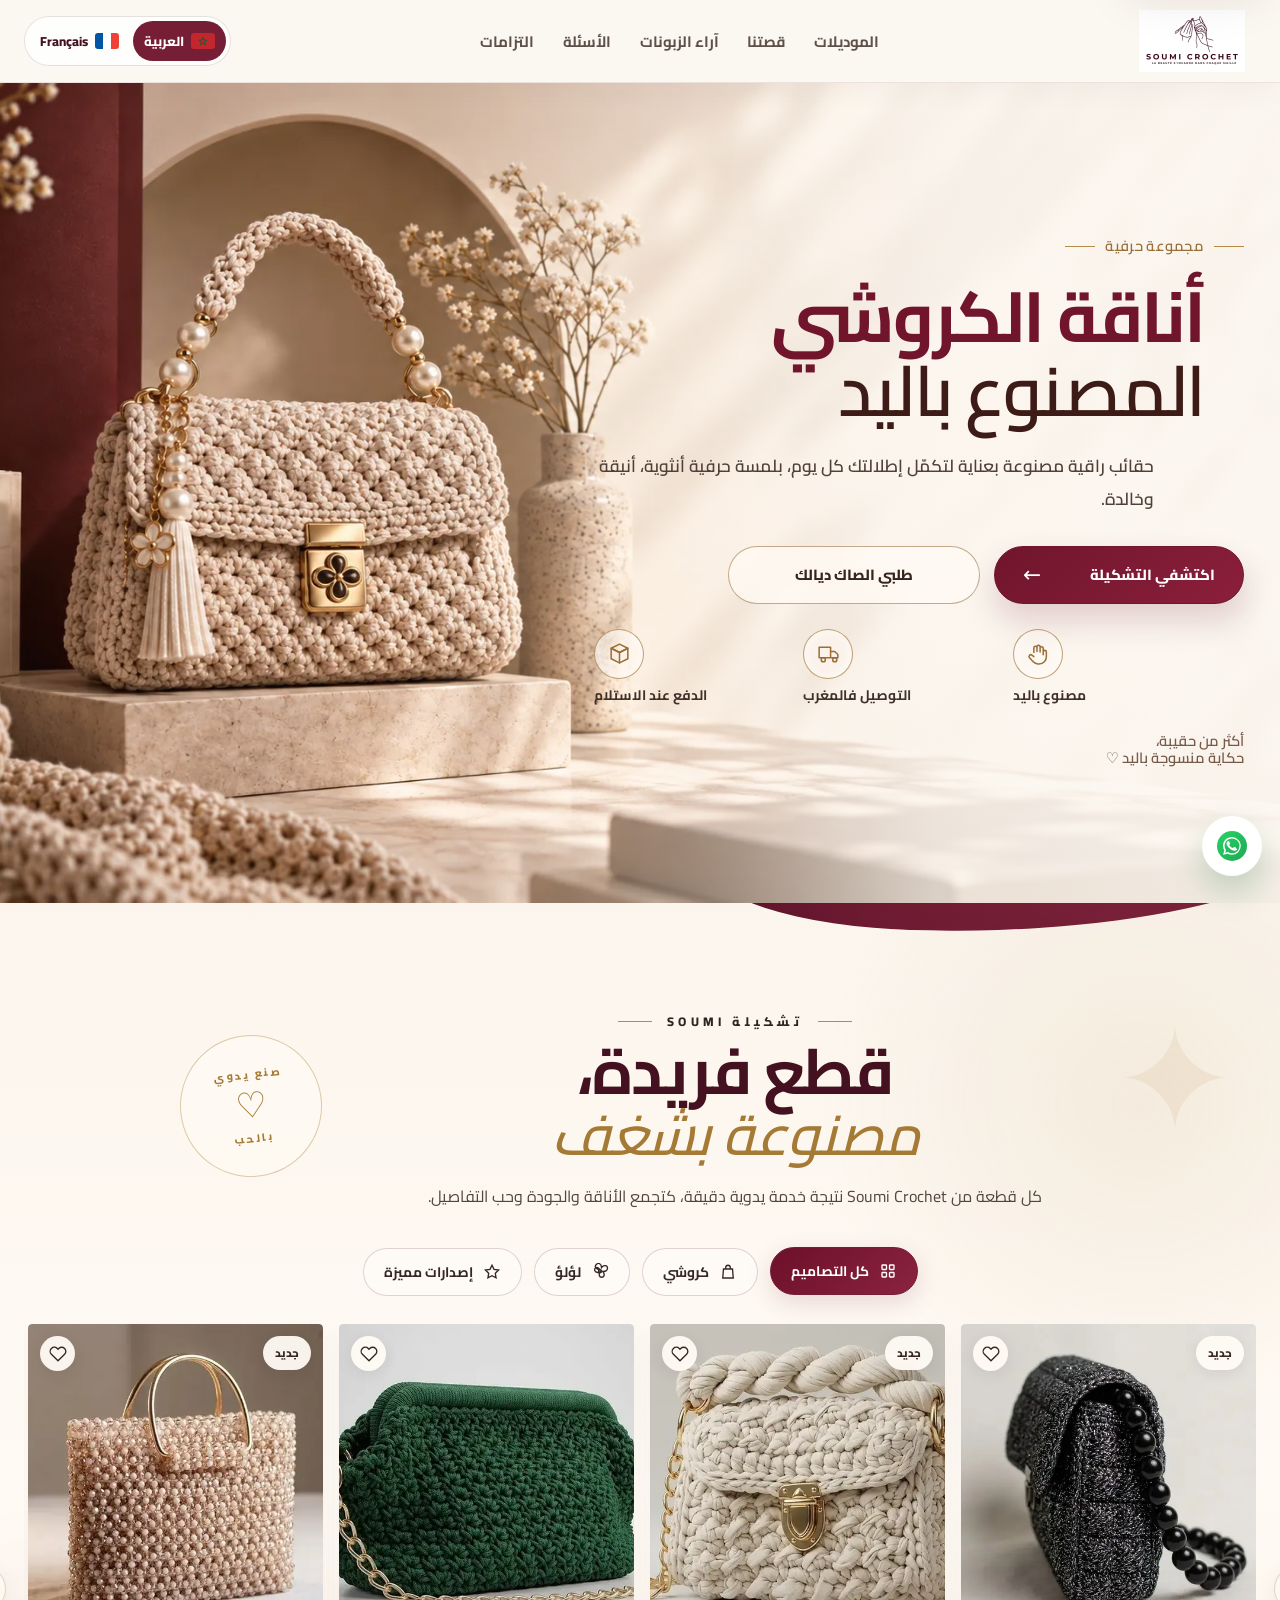
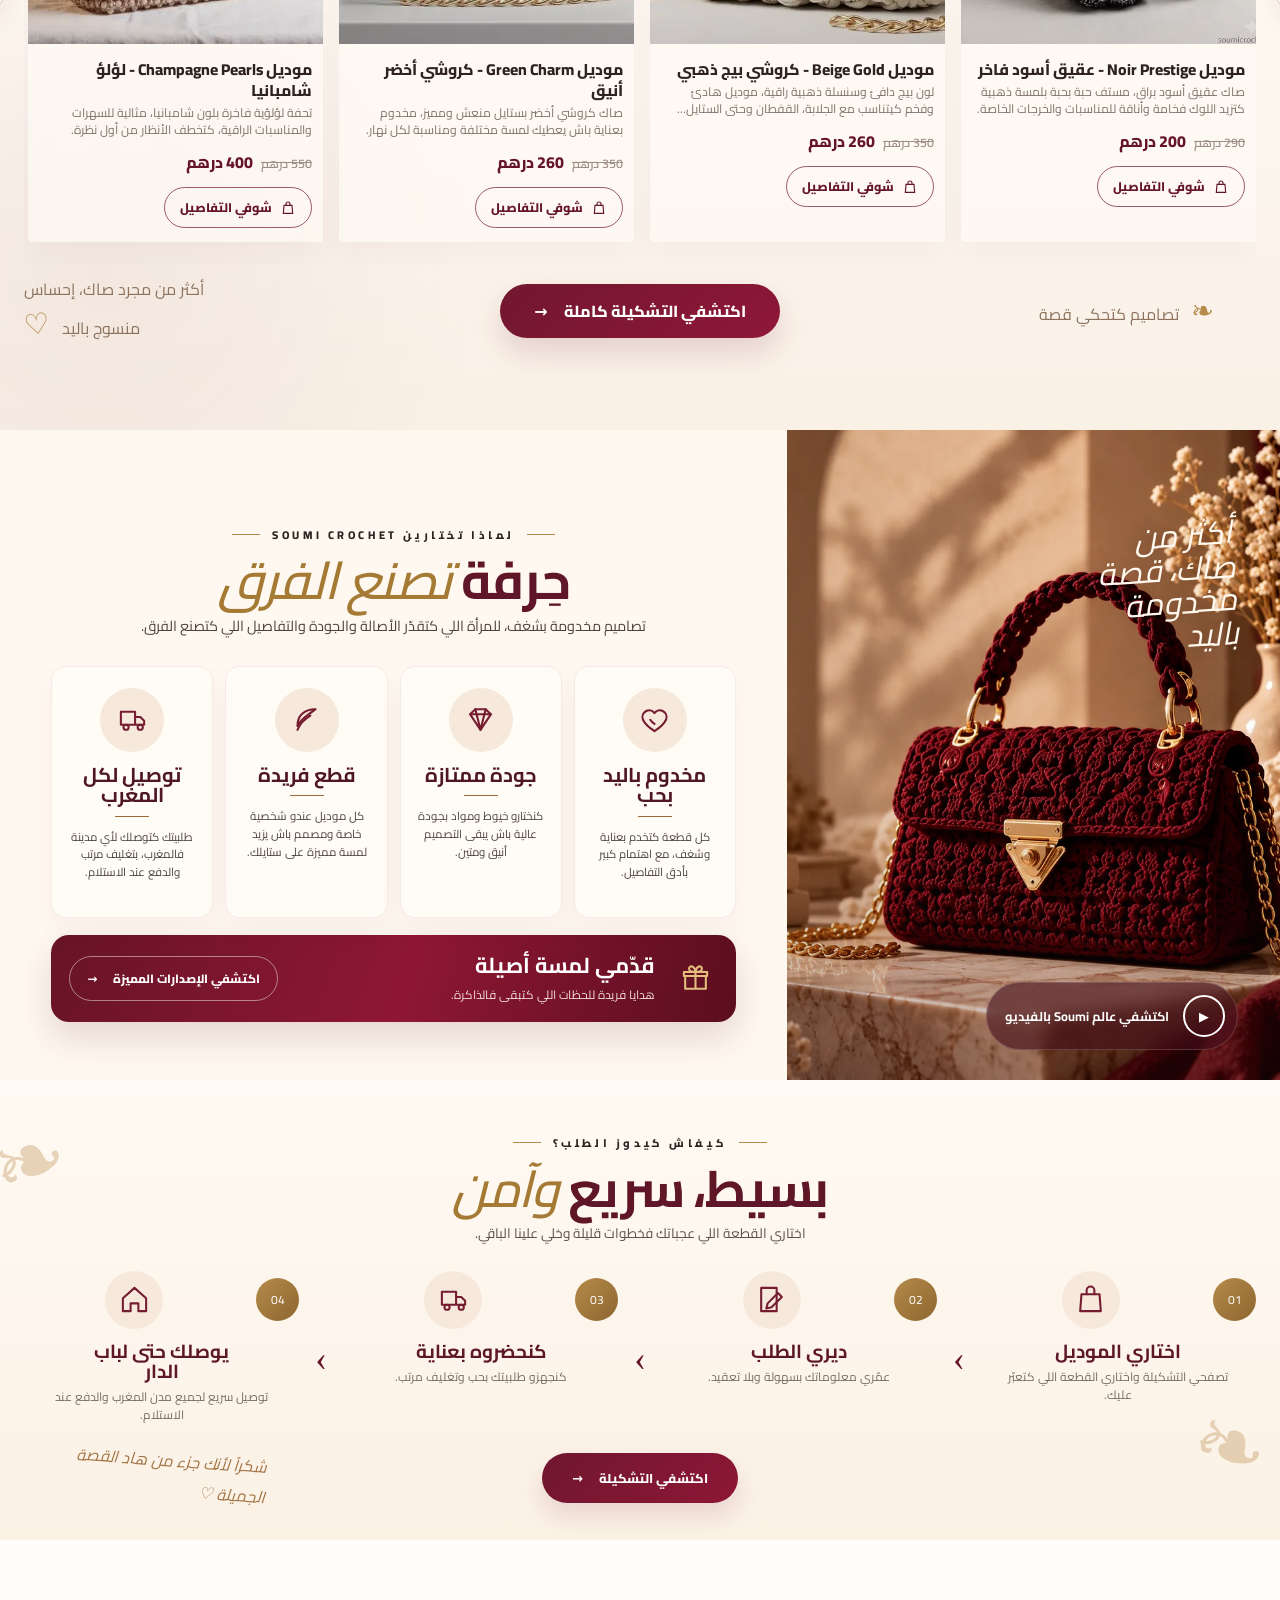
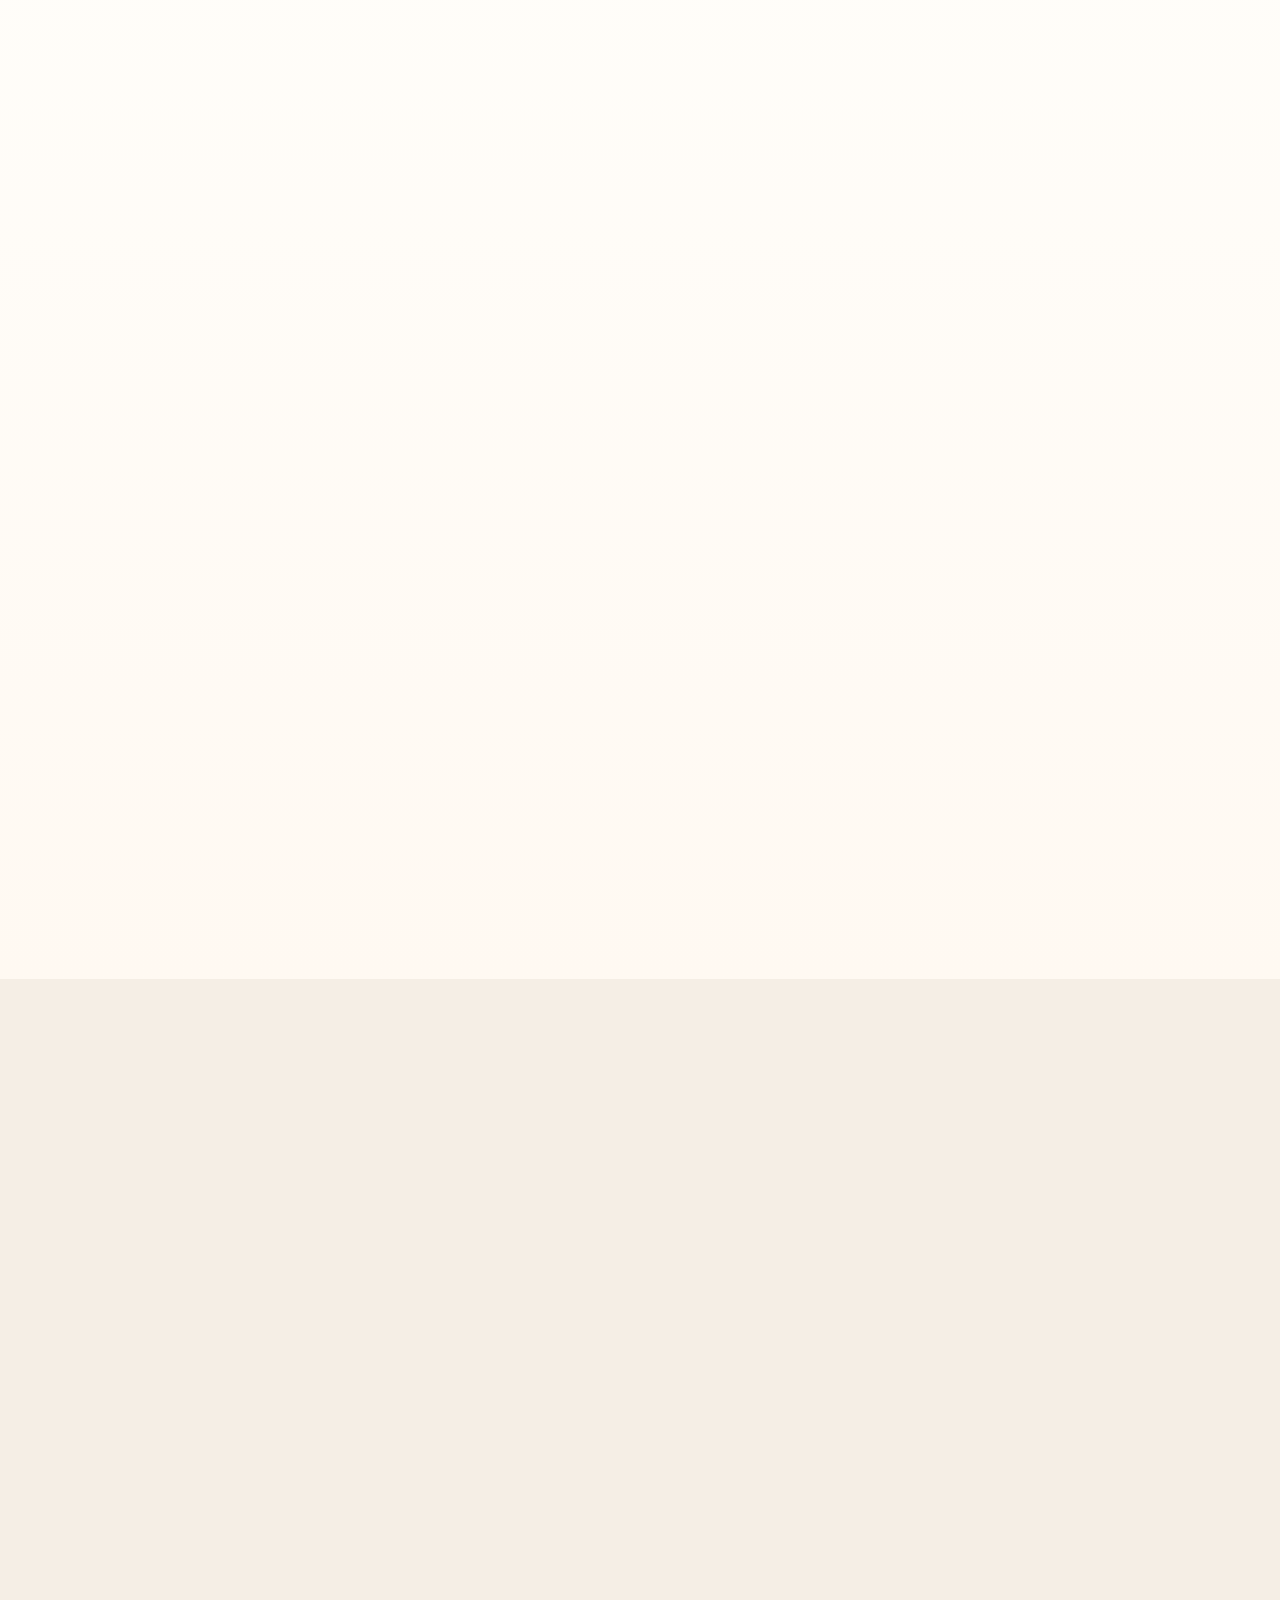
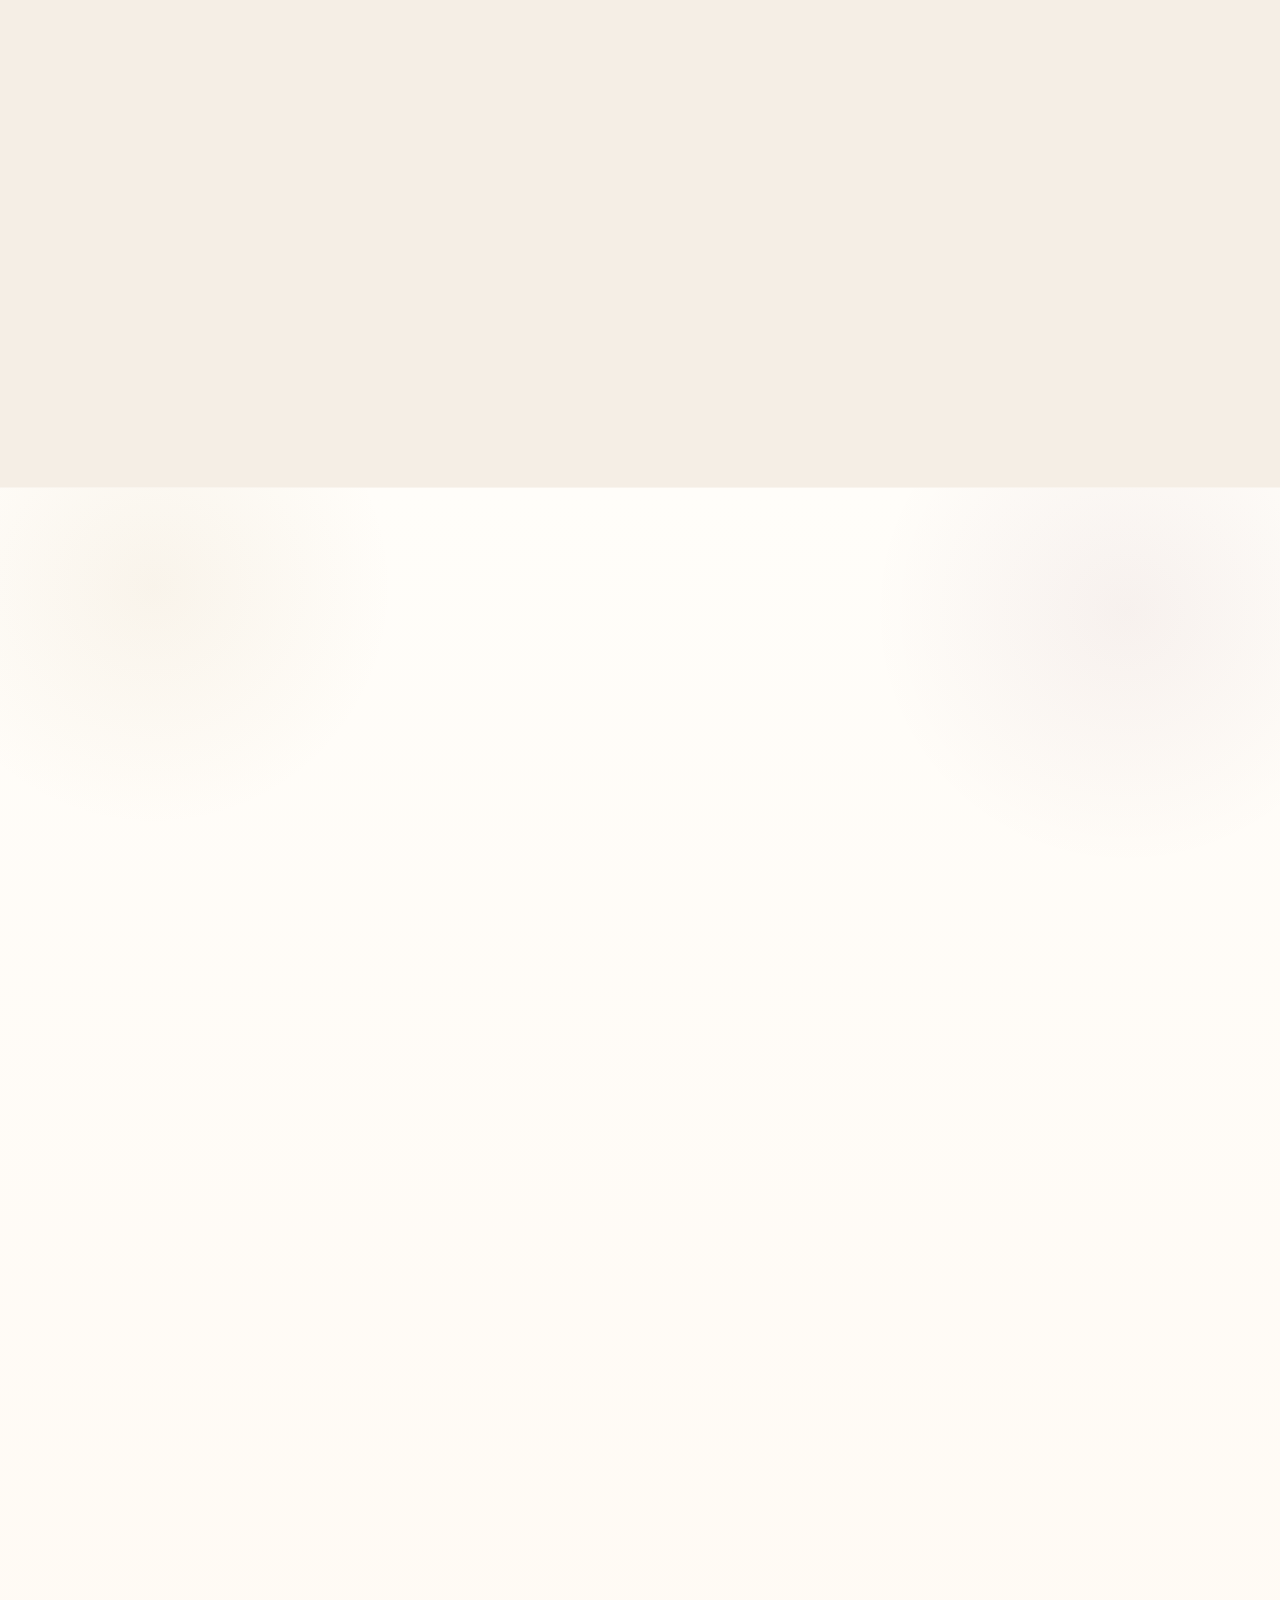
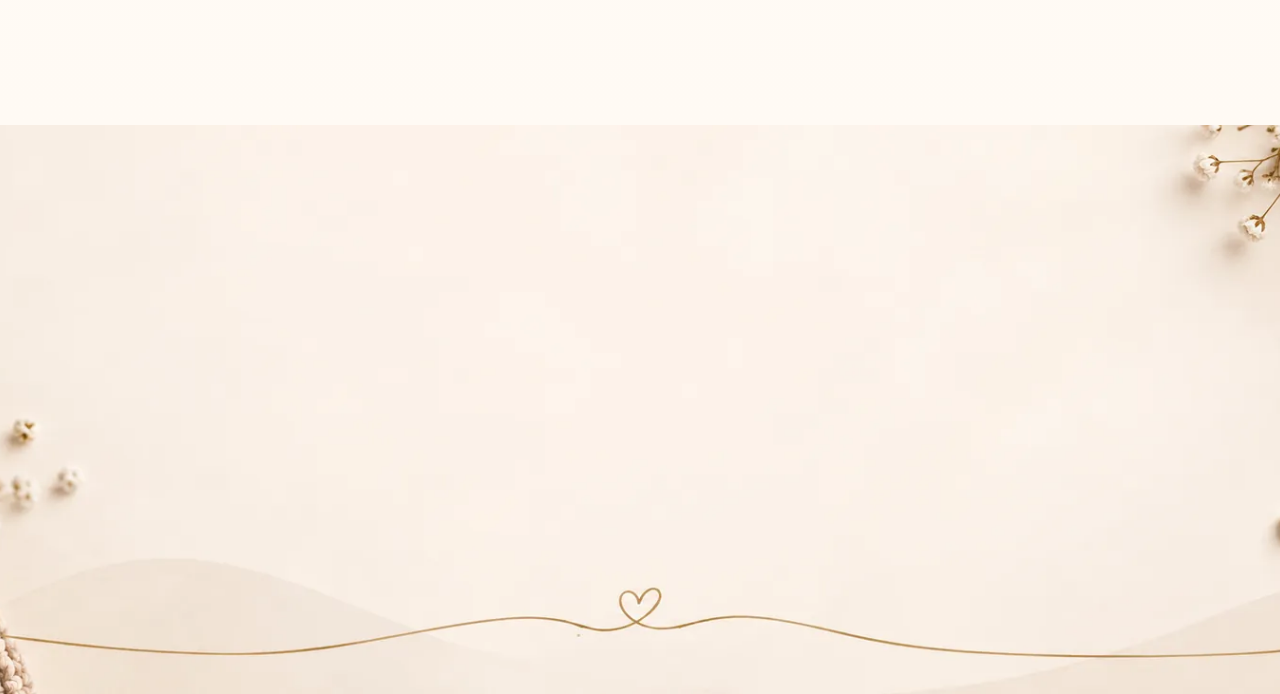
<file: ar/index.html>
<!DOCTYPE html>

<html data-base="../" data-locale="ar" dir="rtl" lang="ar-MA">
<head>
<meta charset="utf-8"/>
<meta content="width=device-width,initial-scale=1,viewport-fit=cover" name="viewport"/>
<meta content="telephone=no" name="format-detection"/>
<meta content="index,follow,max-image-preview:large,max-snippet:-1,max-video-preview:-1" name="robots"/>
<meta content="#7a1730" name="theme-color"/>
<title>حقائب كروشي وعقيق مخدومة باليد في المغرب | Soumi Crochet</title>
<meta content="اكتشفي حقائب كروشي وعقيق مخدومة باليد في المغرب من Soumi Crochet: موديلات أنيقة، تفاصيل حرفية، الدفع عند الاستلام وتوصيل لجميع المدن." name="description"/>
<link href="https://soumicrochet.store/ar/" rel="canonical"/>
<link href="https://soumicrochet.store/ar/" hreflang="ar-MA" rel="alternate"/>
<link href="https://soumicrochet.store/" hreflang="fr-MA" rel="alternate"/>
<link href="https://soumicrochet.store/" hreflang="x-default" rel="alternate"/>
<meta content="حقائب كروشي وعقيق مخدومة باليد في المغرب | Soumi Crochet" property="og:title"/>
<meta content="اكتشفي حقائب كروشي وعقيق مخدومة باليد في المغرب من Soumi Crochet: موديلات أنيقة، تفاصيل حرفية، الدفع عند الاستلام وتوصيل لجميع المدن." property="og:description"/>
<meta content="https://soumicrochet.store/ar/" property="og:url"/>
<meta content="website" property="og:type"/>
<meta content="Soumi Crochet" property="og:site_name"/>
<meta content="ar_MA" property="og:locale"/>
<meta content="fr_MA" property="og:locale:alternate"/>
<meta content="https://soumicrochet.store/assets/img/p01/main.webp" property="og:image"/>
<meta content="1024" property="og:image:width"/><meta content="1024" property="og:image:height"/>
<meta content="حقيبة Soumi Crochet مخدومة باليد" property="og:image:alt"/>
<meta content="summary_large_image" name="twitter:card"/>
<meta content="حقائب كروشي وعقيق مخدومة باليد في المغرب | Soumi Crochet" name="twitter:title"/>
<meta content="اكتشفي حقائب كروشي وعقيق مخدومة باليد في المغرب من Soumi Crochet: موديلات أنيقة، تفاصيل حرفية، الدفع عند الاستلام وتوصيل لجميع المدن." name="twitter:description"/>
<meta content="https://soumicrochet.store/assets/img/p01/main.webp" name="twitter:image"/>
<meta content="حقيبة Soumi Crochet مخدومة باليد" name="twitter:image:alt"/>
<link href="../assets/icons/brand-icon.png" rel="icon" sizes="64x64" type="image/png"/>
<link href="../assets/icons/favicon-32.png" rel="icon" sizes="32x32" type="image/png"/>
<link href="../assets/icons/apple-touch-icon.png" rel="apple-touch-icon"/>
<link href="../manifest.webmanifest" rel="manifest"/>
<link href="https://fonts.googleapis.com" rel="preconnect"/>
<link crossorigin="" href="https://fonts.gstatic.com" rel="preconnect"/>
<link as="style" href="https://fonts.googleapis.com/css2?family=Cairo:wght@400;600;700;800&amp;display=swap" onload="this.onload=null;this.rel='stylesheet'" rel="preload"/><noscript><link href="https://fonts.googleapis.com/css2?family=Cairo:wght@400;600;700;800&amp;display=swap" rel="stylesheet"/></noscript>
<link as="image" fetchpriority="high" href="../assets/img/hero-desktop.webp" media="(min-width: 1101px)" rel="preload" type="image/webp"/>
<link as="image" fetchpriority="high" href="../assets/img/hero-tablet.webp" media="(min-width: 641px) and (max-width: 1100px)" rel="preload" type="image/webp"/>
<link as="image" fetchpriority="high" href="../assets/img/hero-mobile.webp" media="(max-width: 640px)" rel="preload" type="image/webp"/>
<link href="../assets/css/style.css" rel="stylesheet"/>
<script type="application/ld+json">{"@context":"https://schema.org","@graph":[{"@type":"Organization","@id":"https://soumicrochet.store/#organization","name":"Soumi Crochet","url":"https://soumicrochet.store/","logo":"https://soumicrochet.store/assets/img/logo.webp","sameAs":["https://www.instagram.com/soumi_crochet9/","https://wa.me/212662711995"],"areaServed":{"@type":"Country","name":"Morocco"},"contactPoint":{"@type":"ContactPoint","telephone":"+212662711995","contactType":"customer service","availableLanguage":["fr","ar"]}},{"@type":"WebSite","@id":"https://soumicrochet.store/#website","url":"https://soumicrochet.store/","name":"Soumi Crochet","inLanguage":["fr-MA","ar-MA"],"publisher":{"@id":"https://soumicrochet.store/#organization"}},{"@type":"WebPage","@id":"https://soumicrochet.store/ar/#webpage","url":"https://soumicrochet.store/ar/","name":"حقائب كروشي وعقيق مخدومة باليد في المغرب | Soumi Crochet","isPartOf":{"@id":"https://soumicrochet.store/#website"},"about":{"@id":"https://soumicrochet.store/#store"},"inLanguage":"ar-MA","primaryImageOfPage":{"@type":"ImageObject","url":"https://soumicrochet.store/assets/img/p01/main.webp"}},{"@type":"OnlineStore","@id":"https://soumicrochet.store/#store","name":"Soumi Crochet","url":"https://soumicrochet.store/","sameAs":["https://www.instagram.com/soumi_crochet9/"],"publisher":{"@id":"https://soumicrochet.store/#organization"},"areaServed":{"@type":"Country","name":"Morocco"},"telephone":"+212662711995","availableLanguage":["fr","ar"]},{"@type":"ItemList","name":"اختاري الموديل لي خطف قلبك","numberOfItems":12,"itemListElement":[{"@type":"ListItem","position":1,"item":{"@type":"Product","name":"موديل Noir Prestige - عقيق أسود فاخر","description":"صاك عقيق أسود براق، مستف حبة بحبة بلمسة ذهبية كتزيد اللوك فخامة وأناقة للمناسبات والخرجات الخاصة.","image":["https://soumicrochet.store/assets/img/p01/main.webp","https://soumicrochet.store/assets/img/p01/2.webp"],"url":"https://soumicrochet.store/ar/#product-p01","offers":{"@type":"Offer","priceCurrency":"MAD","price":"200","url":"https://soumicrochet.store/ar/#product-p01"}}},{"@type":"ListItem","position":2,"item":{"@type":"Product","name":"موديل Beige Gold - كروشي بيج ذهبي","description":"لون بيج دافئ وسنسلة ذهبية راقية، موديل هادئ وفخم كيتناسب مع الجلابة، القفطان وحتى الستايل العصري.","image":["https://soumicrochet.store/assets/img/p02/3.webp","https://soumicrochet.store/assets/img/p02/4.webp"],"url":"https://soumicrochet.store/ar/#product-p02","offers":{"@type":"Offer","priceCurrency":"MAD","price":"260","url":"https://soumicrochet.store/ar/#product-p02"}}},{"@type":"ListItem","position":3,"item":{"@type":"Product","name":"موديل Green Charm - كروشي أخضر أنيق","description":"صاك كروشي أخضر بستايل منعش ومميز، مخدوم بعناية باش يعطيك لمسة مختلفة ومناسبة لكل نهار.","image":["https://soumicrochet.store/assets/img/p03/main.webp","https://soumicrochet.store/assets/img/p03/2.webp"],"url":"https://soumicrochet.store/ar/#product-p03","offers":{"@type":"Offer","priceCurrency":"MAD","price":"260","url":"https://soumicrochet.store/ar/#product-p03"}}},{"@type":"ListItem","position":4,"item":{"@type":"Product","name":"موديل Champagne Pearls - لؤلؤ شامبانيا","description":"تحفة لؤلؤية فاخرة بلون شامبانيا، مثالية للسهرات والمناسبات الراقية، كتخطف الأنظار من أول نظرة.","image":["https://soumicrochet.store/assets/img/p04/main.webp","https://soumicrochet.store/assets/img/p04/3.webp"],"url":"https://soumicrochet.store/ar/#product-p04","offers":{"@type":"Offer","priceCurrency":"MAD","price":"400","url":"https://soumicrochet.store/ar/#product-p04"}}},{"@type":"ListItem","position":5,"item":{"@type":"Product","name":"موديل Black Crochet - كروشي أسود كلاسيكي","description":"صاك أسود كروشي بتصميم عملي وقوي، فيه فخامة اللون الأسود وتفاصيل ذهبية كتخليه اختيار رابح.","image":["https://soumicrochet.store/assets/img/p05/4.webp","https://soumicrochet.store/assets/img/p05/2.webp"],"url":"https://soumicrochet.store/ar/#product-p05","offers":{"@type":"Offer","priceCurrency":"MAD","price":"260","url":"https://soumicrochet.store/ar/#product-p05"}}},{"@type":"ListItem","position":6,"item":{"@type":"Product","name":"موديل Mini Noir - صاك أسود صغير","description":"موديل صغير وخفيف، مناسب للخرجات اليومية والمناسبات، كيجمع بين البساطة والفخامة فحجم عملي.","image":["https://soumicrochet.store/assets/img/p06/3.webp","https://soumicrochet.store/assets/img/p06/2.webp"],"url":"https://soumicrochet.store/ar/#product-p06","offers":{"@type":"Offer","priceCurrency":"MAD","price":"260","url":"https://soumicrochet.store/ar/#product-p06"}}},{"@type":"ListItem","position":7,"item":{"@type":"Product","name":"موديل Golden Handle - عقيق أسود بمقبض ذهبي","description":"صاك عقيق فاخر بمقبض ذهبي راقي، تصميم قوي وملفت كيعاونك تباني متميزة فكل مناسبة.","image":["https://soumicrochet.store/assets/img/p07/main.webp","https://soumicrochet.store/assets/img/p07/4.webp"],"url":"https://soumicrochet.store/ar/#product-p07","offers":{"@type":"Offer","priceCurrency":"MAD","price":"400","url":"https://soumicrochet.store/ar/#product-p07"}}},{"@type":"ListItem","position":8,"item":{"@type":"Product","name":"موديل Taupe Luxe - كروشي طوبي فاخر","description":"لون طوبي ناعم وراقي مع خدمة كروشي متقونة، اختيار أنيق للمرأة لي كتبغي البساطة الفاخرة.","image":["https://soumicrochet.store/assets/img/p08/2.webp","https://soumicrochet.store/assets/img/p08/main.webp"],"url":"https://soumicrochet.store/ar/#product-p08","offers":{"@type":"Offer","priceCurrency":"MAD","price":"260","url":"https://soumicrochet.store/ar/#product-p08"}}},{"@type":"ListItem","position":9,"item":{"@type":"Product","name":"موديل Classic Noir - كروشي أسود راقي","description":"صاك أسود كلاسيكي بتوازن مثالي بين العملية والفخامة، كيناسب بزاف اللوكات وكيزيدها أناقة.","image":["https://soumicrochet.store/assets/img/p09/main.webp","https://soumicrochet.store/assets/img/p09/2.webp"],"url":"https://soumicrochet.store/ar/#product-p09","offers":{"@type":"Offer","priceCurrency":"MAD","price":"260","url":"https://soumicrochet.store/ar/#product-p09"}}},{"@type":"ListItem","position":10,"item":{"@type":"Product","name":"موديل Noir Minaudière - صاك كروشي أسود بقفل ذهبي","description":"موديل أسود صغير وفاخر بقفل ذهبي مستوحى من حقائب السهرات، كيعطي لمسة ملكية وأنيقة بلا مجهود.","image":["https://soumicrochet.store/assets/img/p10/3.webp","https://soumicrochet.store/assets/img/p10/4.webp"],"url":"https://soumicrochet.store/ar/#product-p10","offers":{"@type":"Offer","priceCurrency":"MAD","price":"260","url":"https://soumicrochet.store/ar/#product-p10"}}},{"@type":"ListItem","position":11,"item":{"@type":"Product","name":"موديل Pearl Basket - عقيق أبيض وأسود","description":"صاك عقيق أبيض وأسود بتفاصيل براقة ومقبض من العقيق، قطعة مميزة كتجمع بين الجرأة والأنوثة.","image":["https://soumicrochet.store/assets/img/p11/main.webp","https://soumicrochet.store/assets/img/p11/4.webp"],"url":"https://soumicrochet.store/ar/#product-p11","offers":{"@type":"Offer","priceCurrency":"MAD","price":"260","url":"https://soumicrochet.store/ar/#product-p11"}}},{"@type":"ListItem","position":12,"item":{"@type":"Product","name":"موديل Ivory Tassel - كروشي عاجي بشرّابة","description":"صاك كروشي عاجي ناعم بشرّابة يدوية، ستايل بوهو فاخر ومثالي للصيف، السفر، والخرجات الراقية.","image":["https://soumicrochet.store/assets/img/p12/3.webp","https://soumicrochet.store/assets/img/p12/2.webp"],"url":"https://soumicrochet.store/ar/#product-p12","offers":{"@type":"Offer","priceCurrency":"MAD","price":"260","url":"https://soumicrochet.store/ar/#product-p12"}}}]},{"@type":"FAQPage","mainEntity":[{"@type":"Question","name":"واش كتوصّلو لجميع مدن المغرب؟","acceptedAnswer":{"@type":"Answer","text":"نعم. كنوصلو لمختلف المدن المغربية، والتوصيل كياخد غالباً بين 24 و48 ساعة. الموزع كيتاصل بيك قبل ما يوصل. الدار البيضاء، الرباط، مراكش، فاس، طنجة، أكادير، وجدة… ومدن أخرى."}},{"@type":"Question","name":"واش كاين الدفع عند الاستلام؟","acceptedAnswer":{"@type":"Answer","text":"نعم. ما كاين حتى أداء مسبق، وكتخلصي ملي توصلك الطلبية حسب شروط المتجر."}},{"@type":"Question","name":"شحال كياخد التوصيل؟","acceptedAnswer":{"@type":"Answer","text":"التوصيل كياخد بين 24 و48 ساعة كحد أقصى حسب المدينة وظروف النقل."}},{"@type":"Question","name":"واش نقدر نطلب تعديل فشي موديل؟","acceptedAnswer":{"@type":"Answer","text":"تواصلي معنا على واتساب وشرحي لينا الفكرة. غنأكدولك واش ممكنة حسب الموديل والتوفر."}},{"@type":"Question","name":"شنو المواد اللي كتستعملو؟","acceptedAnswer":{"@type":"Answer","text":"الموديلات كتعتمد أساساً على خيوط الكروشي، العقيق والإكسسوارات الزخرفية المختارة حسب كل تصميم."}},{"@type":"Question","name":"كيفاش نحافظ على صاك الكروشي؟","acceptedAnswer":{"@type":"Answer","text":"بعديه على الرطوبة والغسيل القوي، ونظفي البقع بلطف وخزنيه فبلاصة نقية وبعيدة على الغبرة."}},{"@type":"Question","name":"كيفاش نطلب عن طريق واتساب؟","acceptedAnswer":{"@type":"Answer","text":"صيفطي لينا اسم الموديل اللي عجبك على واتساب، ومن بعد كنأكدو معاك معلومات الطلب والتوصيل."}},{"@type":"Question","name":"واش نقدر نبدل أو نرجع الطلبية؟","acceptedAnswer":{"@type":"Answer","text":"نعم. كاينة ضمانة 7 أيام. إلا كان مشكل فاللون، التصميم أو عيب فالصناعة تواصلي معنا بسرعة باش ننظمو التبديل حسب السياسة الحالية."}}]}]}</script>
</head>
<body>
<a class="skip-link" href="#main">تخطي للمحتوى</a>
<header class="site-header">
<div class="container nav-shell">
<a aria-label="Soumi Crochet · الرئيسية" class="brand" href="index.html"><picture><img alt="Soumi Crochet" decoding="async" height="248" src="../assets/img/logo.webp" width="424"/></picture></a>
<button aria-controls="mainNav" aria-expanded="false" aria-label="فتح القائمة" class="menu-toggle" id="menuToggle" type="button"><span></span><span></span><span></span></button>
<nav aria-label="التنقل الرئيسي" class="nav" id="mainNav"><a href="#products">الموديلات</a><a href="#story">قصتنا</a><a href="#reviews">آراء الزبونات</a><a href="#faq">الأسئلة</a><a href="#guarantees">التزامات</a></nav>
<div aria-label="تغيير اللغة" class="language-switcher">
<span aria-current="page" class="language-current"><img alt="" height="16" src="../assets/icons/flag-ma.svg" width="24"/>العربية</span>
<a href="../index.html" hreflang="fr-MA"><img alt="" height="16" src="../assets/icons/flag-fr.svg" width="24"/>Français</a>
</div>
</div>
</header>
<main id="main">
<section class="hero section" id="home"><div class="container hero-grid">
<div class="hero-copy reveal in-view"><span class="eyebrow hero-eyebrow">مجموعة حرفية</span><h1>أناقة الكروشي<br/><em>المصنوع باليد</em></h1><p class="lead">حقائب راقية مصنوعة بعناية لتكمّل إطلالتك كل يوم، بلمسة حرفية أنثوية، أنيقة وخالدة.</p>
<div class="hero-actions"><a class="btn btn-primary" href="#products">اكتشفي التشكيلة <span aria-hidden="true" class="hero-arrow">←</span></a><button class="btn btn-secondary js-open-order" data-order-source="general" type="button">طلبي الصاك ديالك</button></div>
<div aria-label="ضمانات Soumi Crochet" class="hero-trust"><div class="hero-trust-item"><span class="hero-trust-icon"><svg aria-hidden="true" viewbox="0 0 24 24"><path d="M8.5 11V6.5a1.5 1.5 0 0 1 3 0V10m0 0V5.5a1.5 1.5 0 0 1 3 0V10m0 .5V7a1.5 1.5 0 0 1 3 0v6.2m0-2.2v-.5a1.5 1.5 0 0 1 3 0V15c0 4-2.8 7-7 7h-1.1a6 6 0 0 1-4.5-2L4.3 16a1.7 1.7 0 0 1 2.4-2.4L8.5 15"></path></svg></span><span>مصنوع باليد</span></div><div class="hero-trust-item"><span class="hero-trust-icon"><svg aria-hidden="true" viewbox="0 0 24 24"><path d="M3 6h11v10H3zM14 10h4l3 3v3h-7z"></path><circle cx="7" cy="18" r="2"></circle><circle cx="18" cy="18" r="2"></circle></svg></span><span>التوصيل فالمغرب</span></div><div class="hero-trust-item"><span class="hero-trust-icon"><svg aria-hidden="true" viewbox="0 0 24 24"><path d="m4 7 8-4 8 4-8 4-8-4Z"></path><path d="m4 7 8 4 8-4v10l-8 4-8-4V7Z"></path><path d="M12 11v10"></path></svg></span><span>الدفع عند الاستلام</span></div></div>
<p class="hero-signature">أكثر من حقيبة،<br/>حكاية منسوجة باليد <span aria-hidden="true">♡</span></p></div>
</div></section>
<section class="section compact-mobile collection-showcase" id="products">
<div aria-hidden="true" class="collection-top-ribbon"></div>
<div class="container">
<div class="collection-intro reveal">
<div class="collection-title-block"><span class="collection-eyebrow"><i></i>تشكيلة SOUMI<i></i></span><h2><span>قطع فريدة،</span><em>مصنوعة بشغف</em></h2><p>كل قطعة من Soumi Crochet نتيجة خدمة يدوية دقيقة، كتجمع الأناقة والجودة وحب التفاصيل.</p></div>
<div aria-label="مصنوع باليد وبالحب" class="artisan-seal"><span>صنع يدوي</span><b>♡</b><small>بالحب</small></div>
</div>
<div aria-label="تصفية التشكيلة" class="collection-filters reveal" role="group"><button aria-pressed="true" class="collection-filter active" data-collection-filter="all" type="button"><svg aria-hidden="true" viewbox="0 0 24 24"><rect height="6" rx="1" width="6" x="4" y="4"></rect><rect height="6" rx="1" width="6" x="14" y="4"></rect><rect height="6" rx="1" width="6" x="4" y="14"></rect><rect height="6" rx="1" width="6" x="14" y="14"></rect></svg><span>كل التصاميم</span></button><button aria-pressed="false" class="collection-filter" data-collection-filter="crochet" type="button"><svg aria-hidden="true" viewbox="0 0 24 24"><path d="M6 8h12l1 12H5L6 8Z"></path><path d="M9 8V6a3 3 0 0 1 6 0v2"></path></svg><span>كروشي</span></button><button aria-pressed="false" class="collection-filter" data-collection-filter="pearls" type="button"><svg aria-hidden="true" viewbox="0 0 24 24"><path d="M12 9c-3-5-8-3-7 1 1 3 4 3 7 2-2 3-1 7 2 7 4 0 5-5 1-8 4 1 7-1 7-4 0-4-5-5-8-1 0-5-4-7-7-4-3 3 0 7 5 7Z"></path><circle cx="12" cy="11" r="2"></circle></svg><span>لؤلؤ</span></button><button aria-pressed="false" class="collection-filter" data-collection-filter="special" type="button"><svg aria-hidden="true" viewbox="0 0 24 24"><path d="m12 3 2.7 5.5 6.1.9-4.4 4.3 1 6.1-5.4-2.9-5.4 2.9 1-6.1-4.4-4.3 6.1-.9L12 3Z"></path></svg><span>إصدارات مميزة</span></button></div>
<div class="carousel-shell collection-carousel-shell"><button aria-label="الموديلات السابقة" class="gallery-arrow gallery-prev" id="galleryPrev" type="button">‹</button><div class="product-carousel" id="productCarousel"><article class="product-card reveal" data-category="pearls" data-product-card="p01" id="product-p01">
<div class="product-media-wrap">
<button aria-label="فتح تفاصيل موديل Noir Prestige - عقيق أسود فاخر" class="product-media" data-open-product="p01" type="button">
<picture><img alt="موديل Noir Prestige - عقيق أسود فاخر" decoding="async" fetchpriority="low" height="540" loading="lazy" src="../assets/img/thumbs/p01.webp" width="540"/></picture><span class="product-status">جديد</span>
</button>
<button aria-label="إضافة للمفضلة: موديل Noir Prestige - عقيق أسود فاخر" aria-pressed="false" class="product-favorite" data-favorite-product="p01" type="button"><svg aria-hidden="true" viewbox="0 0 24 24"><path d="M20.8 4.6a5.5 5.5 0 0 0-7.8 0L12 5.6l-1-1a5.5 5.5 0 0 0-7.8 7.8l1 1L12 21l7.8-7.6 1-1a5.5 5.5 0 0 0 0-7.8Z"></path></svg></button>
</div>
<div class="product-card-body">
<h3>موديل Noir Prestige - عقيق أسود فاخر</h3>
<p class="product-card-description">صاك عقيق أسود براق، مستف حبة بحبة بلمسة ذهبية كتزيد اللوك فخامة وأناقة للمناسبات والخرجات الخاصة.</p>
<span class="price-tag"><del>290 درهم</del><strong>200 درهم</strong></span>
<button class="product-detail-btn" data-open-product="p01" type="button"><svg aria-hidden="true" viewbox="0 0 24 24"><path d="M6 8h12l1 12H5L6 8Z"></path><path d="M9 8V6a3 3 0 0 1 6 0v2"></path></svg><span>شوفي التفاصيل</span></button>
</div>
</article>
<article class="product-card reveal" data-category="crochet" data-product-card="p02" id="product-p02">
<div class="product-media-wrap">
<button aria-label="فتح تفاصيل موديل Beige Gold - كروشي بيج ذهبي" class="product-media" data-open-product="p02" type="button">
<picture><img alt="موديل Beige Gold - كروشي بيج ذهبي" decoding="async" fetchpriority="low" height="540" loading="lazy" src="../assets/img/thumbs/p02.webp" width="540"/></picture><span class="product-status">جديد</span>
</button>
<button aria-label="إضافة للمفضلة: موديل Beige Gold - كروشي بيج ذهبي" aria-pressed="false" class="product-favorite" data-favorite-product="p02" type="button"><svg aria-hidden="true" viewbox="0 0 24 24"><path d="M20.8 4.6a5.5 5.5 0 0 0-7.8 0L12 5.6l-1-1a5.5 5.5 0 0 0-7.8 7.8l1 1L12 21l7.8-7.6 1-1a5.5 5.5 0 0 0 0-7.8Z"></path></svg></button>
</div>
<div class="product-card-body">
<h3>موديل Beige Gold - كروشي بيج ذهبي</h3>
<p class="product-card-description">لون بيج دافئ وسنسلة ذهبية راقية، موديل هادئ وفخم كيتناسب مع الجلابة، القفطان وحتى الستايل العصري.</p>
<span class="price-tag"><del>350 درهم</del><strong>260 درهم</strong></span>
<button class="product-detail-btn" data-open-product="p02" type="button"><svg aria-hidden="true" viewbox="0 0 24 24"><path d="M6 8h12l1 12H5L6 8Z"></path><path d="M9 8V6a3 3 0 0 1 6 0v2"></path></svg><span>شوفي التفاصيل</span></button>
</div>
</article>
<article class="product-card reveal" data-category="crochet" data-product-card="p03" id="product-p03">
<div class="product-media-wrap">
<button aria-label="فتح تفاصيل موديل Green Charm - كروشي أخضر أنيق" class="product-media" data-open-product="p03" type="button">
<picture><img alt="موديل Green Charm - كروشي أخضر أنيق" decoding="async" fetchpriority="low" height="540" loading="lazy" src="../assets/img/thumbs/p03.webp" width="540"/></picture>
</button>
<button aria-label="إضافة للمفضلة: موديل Green Charm - كروشي أخضر أنيق" aria-pressed="false" class="product-favorite" data-favorite-product="p03" type="button"><svg aria-hidden="true" viewbox="0 0 24 24"><path d="M20.8 4.6a5.5 5.5 0 0 0-7.8 0L12 5.6l-1-1a5.5 5.5 0 0 0-7.8 7.8l1 1L12 21l7.8-7.6 1-1a5.5 5.5 0 0 0 0-7.8Z"></path></svg></button>
</div>
<div class="product-card-body">
<h3>موديل Green Charm - كروشي أخضر أنيق</h3>
<p class="product-card-description">صاك كروشي أخضر بستايل منعش ومميز، مخدوم بعناية باش يعطيك لمسة مختلفة ومناسبة لكل نهار.</p>
<span class="price-tag"><del>350 درهم</del><strong>260 درهم</strong></span>
<button class="product-detail-btn" data-open-product="p03" type="button"><svg aria-hidden="true" viewbox="0 0 24 24"><path d="M6 8h12l1 12H5L6 8Z"></path><path d="M9 8V6a3 3 0 0 1 6 0v2"></path></svg><span>شوفي التفاصيل</span></button>
</div>
</article>
<article class="product-card reveal" data-category="pearls special" data-product-card="p04" id="product-p04">
<div class="product-media-wrap">
<button aria-label="فتح تفاصيل موديل Champagne Pearls - لؤلؤ شامبانيا" class="product-media" data-open-product="p04" type="button">
<picture><img alt="موديل Champagne Pearls - لؤلؤ شامبانيا" decoding="async" fetchpriority="low" height="540" loading="lazy" src="../assets/img/thumbs/p04.webp" width="540"/></picture><span class="product-status">جديد</span>
</button>
<button aria-label="إضافة للمفضلة: موديل Champagne Pearls - لؤلؤ شامبانيا" aria-pressed="false" class="product-favorite" data-favorite-product="p04" type="button"><svg aria-hidden="true" viewbox="0 0 24 24"><path d="M20.8 4.6a5.5 5.5 0 0 0-7.8 0L12 5.6l-1-1a5.5 5.5 0 0 0-7.8 7.8l1 1L12 21l7.8-7.6 1-1a5.5 5.5 0 0 0 0-7.8Z"></path></svg></button>
</div>
<div class="product-card-body">
<h3>موديل Champagne Pearls - لؤلؤ شامبانيا</h3>
<p class="product-card-description">تحفة لؤلؤية فاخرة بلون شامبانيا، مثالية للسهرات والمناسبات الراقية، كتخطف الأنظار من أول نظرة.</p>
<span class="price-tag"><del>550 درهم</del><strong>400 درهم</strong></span>
<button class="product-detail-btn" data-open-product="p04" type="button"><svg aria-hidden="true" viewbox="0 0 24 24"><path d="M6 8h12l1 12H5L6 8Z"></path><path d="M9 8V6a3 3 0 0 1 6 0v2"></path></svg><span>شوفي التفاصيل</span></button>
</div>
</article>
<article class="product-card reveal" data-category="crochet" data-product-card="p05" id="product-p05">
<div class="product-media-wrap">
<button aria-label="فتح تفاصيل موديل Black Crochet - كروشي أسود كلاسيكي" class="product-media" data-open-product="p05" type="button">
<picture><img alt="موديل Black Crochet - كروشي أسود كلاسيكي" decoding="async" fetchpriority="low" height="540" loading="lazy" src="../assets/img/thumbs/p05.webp" width="540"/></picture>
</button>
<button aria-label="إضافة للمفضلة: موديل Black Crochet - كروشي أسود كلاسيكي" aria-pressed="false" class="product-favorite" data-favorite-product="p05" type="button"><svg aria-hidden="true" viewbox="0 0 24 24"><path d="M20.8 4.6a5.5 5.5 0 0 0-7.8 0L12 5.6l-1-1a5.5 5.5 0 0 0-7.8 7.8l1 1L12 21l7.8-7.6 1-1a5.5 5.5 0 0 0 0-7.8Z"></path></svg></button>
</div>
<div class="product-card-body">
<h3>موديل Black Crochet - كروشي أسود كلاسيكي</h3>
<p class="product-card-description">صاك أسود كروشي بتصميم عملي وقوي، فيه فخامة اللون الأسود وتفاصيل ذهبية كتخليه اختيار رابح.</p>
<span class="price-tag"><del>350 درهم</del><strong>260 درهم</strong></span>
<button class="product-detail-btn" data-open-product="p05" type="button"><svg aria-hidden="true" viewbox="0 0 24 24"><path d="M6 8h12l1 12H5L6 8Z"></path><path d="M9 8V6a3 3 0 0 1 6 0v2"></path></svg><span>شوفي التفاصيل</span></button>
</div>
</article>
<article class="product-card reveal" data-category="crochet" data-product-card="p06" id="product-p06">
<div class="product-media-wrap">
<button aria-label="فتح تفاصيل موديل Mini Noir - صاك أسود صغير" class="product-media" data-open-product="p06" type="button">
<picture><img alt="موديل Mini Noir - صاك أسود صغير" decoding="async" fetchpriority="low" height="540" loading="lazy" src="../assets/img/thumbs/p06.webp" width="540"/></picture>
</button>
<button aria-label="إضافة للمفضلة: موديل Mini Noir - صاك أسود صغير" aria-pressed="false" class="product-favorite" data-favorite-product="p06" type="button"><svg aria-hidden="true" viewbox="0 0 24 24"><path d="M20.8 4.6a5.5 5.5 0 0 0-7.8 0L12 5.6l-1-1a5.5 5.5 0 0 0-7.8 7.8l1 1L12 21l7.8-7.6 1-1a5.5 5.5 0 0 0 0-7.8Z"></path></svg></button>
</div>
<div class="product-card-body">
<h3>موديل Mini Noir - صاك أسود صغير</h3>
<p class="product-card-description">موديل صغير وخفيف، مناسب للخرجات اليومية والمناسبات، كيجمع بين البساطة والفخامة فحجم عملي.</p>
<span class="price-tag"><del>350 درهم</del><strong>260 درهم</strong></span>
<button class="product-detail-btn" data-open-product="p06" type="button"><svg aria-hidden="true" viewbox="0 0 24 24"><path d="M6 8h12l1 12H5L6 8Z"></path><path d="M9 8V6a3 3 0 0 1 6 0v2"></path></svg><span>شوفي التفاصيل</span></button>
</div>
</article>
<article class="product-card reveal" data-category="pearls special" data-product-card="p07" id="product-p07">
<div class="product-media-wrap">
<button aria-label="فتح تفاصيل موديل Golden Handle - عقيق أسود بمقبض ذهبي" class="product-media" data-open-product="p07" type="button">
<picture><img alt="موديل Golden Handle - عقيق أسود بمقبض ذهبي" decoding="async" fetchpriority="low" height="540" loading="lazy" src="../assets/img/thumbs/p07.webp" width="540"/></picture>
</button>
<button aria-label="إضافة للمفضلة: موديل Golden Handle - عقيق أسود بمقبض ذهبي" aria-pressed="false" class="product-favorite" data-favorite-product="p07" type="button"><svg aria-hidden="true" viewbox="0 0 24 24"><path d="M20.8 4.6a5.5 5.5 0 0 0-7.8 0L12 5.6l-1-1a5.5 5.5 0 0 0-7.8 7.8l1 1L12 21l7.8-7.6 1-1a5.5 5.5 0 0 0 0-7.8Z"></path></svg></button>
</div>
<div class="product-card-body">
<h3>موديل Golden Handle - عقيق أسود بمقبض ذهبي</h3>
<p class="product-card-description">صاك عقيق فاخر بمقبض ذهبي راقي، تصميم قوي وملفت كيعاونك تباني متميزة فكل مناسبة.</p>
<span class="price-tag"><del>550 درهم</del><strong>400 درهم</strong></span>
<button class="product-detail-btn" data-open-product="p07" type="button"><svg aria-hidden="true" viewbox="0 0 24 24"><path d="M6 8h12l1 12H5L6 8Z"></path><path d="M9 8V6a3 3 0 0 1 6 0v2"></path></svg><span>شوفي التفاصيل</span></button>
</div>
</article>
<article class="product-card reveal" data-category="crochet" data-product-card="p08" id="product-p08">
<div class="product-media-wrap">
<button aria-label="فتح تفاصيل موديل Taupe Luxe - كروشي طوبي فاخر" class="product-media" data-open-product="p08" type="button">
<picture><img alt="موديل Taupe Luxe - كروشي طوبي فاخر" decoding="async" fetchpriority="low" height="540" loading="lazy" src="../assets/img/thumbs/p08.webp" width="540"/></picture>
</button>
<button aria-label="إضافة للمفضلة: موديل Taupe Luxe - كروشي طوبي فاخر" aria-pressed="false" class="product-favorite" data-favorite-product="p08" type="button"><svg aria-hidden="true" viewbox="0 0 24 24"><path d="M20.8 4.6a5.5 5.5 0 0 0-7.8 0L12 5.6l-1-1a5.5 5.5 0 0 0-7.8 7.8l1 1L12 21l7.8-7.6 1-1a5.5 5.5 0 0 0 0-7.8Z"></path></svg></button>
</div>
<div class="product-card-body">
<h3>موديل Taupe Luxe - كروشي طوبي فاخر</h3>
<p class="product-card-description">لون طوبي ناعم وراقي مع خدمة كروشي متقونة، اختيار أنيق للمرأة لي كتبغي البساطة الفاخرة.</p>
<span class="price-tag"><del>350 درهم</del><strong>260 درهم</strong></span>
<button class="product-detail-btn" data-open-product="p08" type="button"><svg aria-hidden="true" viewbox="0 0 24 24"><path d="M6 8h12l1 12H5L6 8Z"></path><path d="M9 8V6a3 3 0 0 1 6 0v2"></path></svg><span>شوفي التفاصيل</span></button>
</div>
</article>
<article class="product-card reveal" data-category="crochet" data-product-card="p09" id="product-p09">
<div class="product-media-wrap">
<button aria-label="فتح تفاصيل موديل Classic Noir - كروشي أسود راقي" class="product-media" data-open-product="p09" type="button">
<picture><img alt="موديل Classic Noir - كروشي أسود راقي" decoding="async" fetchpriority="low" height="540" loading="lazy" src="../assets/img/thumbs/p09.webp" width="540"/></picture>
</button>
<button aria-label="إضافة للمفضلة: موديل Classic Noir - كروشي أسود راقي" aria-pressed="false" class="product-favorite" data-favorite-product="p09" type="button"><svg aria-hidden="true" viewbox="0 0 24 24"><path d="M20.8 4.6a5.5 5.5 0 0 0-7.8 0L12 5.6l-1-1a5.5 5.5 0 0 0-7.8 7.8l1 1L12 21l7.8-7.6 1-1a5.5 5.5 0 0 0 0-7.8Z"></path></svg></button>
</div>
<div class="product-card-body">
<h3>موديل Classic Noir - كروشي أسود راقي</h3>
<p class="product-card-description">صاك أسود كلاسيكي بتوازن مثالي بين العملية والفخامة، كيناسب بزاف اللوكات وكيزيدها أناقة.</p>
<span class="price-tag"><del>350 درهم</del><strong>260 درهم</strong></span>
<button class="product-detail-btn" data-open-product="p09" type="button"><svg aria-hidden="true" viewbox="0 0 24 24"><path d="M6 8h12l1 12H5L6 8Z"></path><path d="M9 8V6a3 3 0 0 1 6 0v2"></path></svg><span>شوفي التفاصيل</span></button>
</div>
</article>
<article class="product-card reveal" data-category="crochet special" data-product-card="p10" id="product-p10">
<div class="product-media-wrap">
<button aria-label="فتح تفاصيل موديل Noir Minaudière - صاك كروشي أسود بقفل ذهبي" class="product-media" data-open-product="p10" type="button">
<picture><img alt="موديل Noir Minaudière - صاك كروشي أسود بقفل ذهبي" decoding="async" fetchpriority="low" height="540" loading="lazy" src="../assets/img/thumbs/p10.webp" width="540"/></picture>
</button>
<button aria-label="إضافة للمفضلة: موديل Noir Minaudière - صاك كروشي أسود بقفل ذهبي" aria-pressed="false" class="product-favorite" data-favorite-product="p10" type="button"><svg aria-hidden="true" viewbox="0 0 24 24"><path d="M20.8 4.6a5.5 5.5 0 0 0-7.8 0L12 5.6l-1-1a5.5 5.5 0 0 0-7.8 7.8l1 1L12 21l7.8-7.6 1-1a5.5 5.5 0 0 0 0-7.8Z"></path></svg></button>
</div>
<div class="product-card-body">
<h3>موديل Noir Minaudière - صاك كروشي أسود بقفل ذهبي</h3>
<p class="product-card-description">موديل أسود صغير وفاخر بقفل ذهبي مستوحى من حقائب السهرات، كيعطي لمسة ملكية وأنيقة بلا مجهود.</p>
<span class="price-tag"><del>350 درهم</del><strong>260 درهم</strong></span>
<button class="product-detail-btn" data-open-product="p10" type="button"><svg aria-hidden="true" viewbox="0 0 24 24"><path d="M6 8h12l1 12H5L6 8Z"></path><path d="M9 8V6a3 3 0 0 1 6 0v2"></path></svg><span>شوفي التفاصيل</span></button>
</div>
</article>
<article class="product-card reveal" data-category="pearls" data-product-card="p11" id="product-p11">
<div class="product-media-wrap">
<button aria-label="فتح تفاصيل موديل Pearl Basket - عقيق أبيض وأسود" class="product-media" data-open-product="p11" type="button">
<picture><img alt="موديل Pearl Basket - عقيق أبيض وأسود" decoding="async" fetchpriority="low" height="540" loading="lazy" src="../assets/img/thumbs/p11.webp" width="540"/></picture>
</button>
<button aria-label="إضافة للمفضلة: موديل Pearl Basket - عقيق أبيض وأسود" aria-pressed="false" class="product-favorite" data-favorite-product="p11" type="button"><svg aria-hidden="true" viewbox="0 0 24 24"><path d="M20.8 4.6a5.5 5.5 0 0 0-7.8 0L12 5.6l-1-1a5.5 5.5 0 0 0-7.8 7.8l1 1L12 21l7.8-7.6 1-1a5.5 5.5 0 0 0 0-7.8Z"></path></svg></button>
</div>
<div class="product-card-body">
<h3>موديل Pearl Basket - عقيق أبيض وأسود</h3>
<p class="product-card-description">صاك عقيق أبيض وأسود بتفاصيل براقة ومقبض من العقيق، قطعة مميزة كتجمع بين الجرأة والأنوثة.</p>
<span class="price-tag"><del>350 درهم</del><strong>260 درهم</strong></span>
<button class="product-detail-btn" data-open-product="p11" type="button"><svg aria-hidden="true" viewbox="0 0 24 24"><path d="M6 8h12l1 12H5L6 8Z"></path><path d="M9 8V6a3 3 0 0 1 6 0v2"></path></svg><span>شوفي التفاصيل</span></button>
</div>
</article>
<article class="product-card reveal" data-category="crochet" data-product-card="p12" id="product-p12">
<div class="product-media-wrap">
<button aria-label="فتح تفاصيل موديل Ivory Tassel - كروشي عاجي بشرّابة" class="product-media" data-open-product="p12" type="button">
<picture><img alt="موديل Ivory Tassel - كروشي عاجي بشرّابة" decoding="async" fetchpriority="low" height="540" loading="lazy" src="../assets/img/thumbs/p12.webp" width="540"/></picture>
</button>
<button aria-label="إضافة للمفضلة: موديل Ivory Tassel - كروشي عاجي بشرّابة" aria-pressed="false" class="product-favorite" data-favorite-product="p12" type="button"><svg aria-hidden="true" viewbox="0 0 24 24"><path d="M20.8 4.6a5.5 5.5 0 0 0-7.8 0L12 5.6l-1-1a5.5 5.5 0 0 0-7.8 7.8l1 1L12 21l7.8-7.6 1-1a5.5 5.5 0 0 0 0-7.8Z"></path></svg></button>
</div>
<div class="product-card-body">
<h3>موديل Ivory Tassel - كروشي عاجي بشرّابة</h3>
<p class="product-card-description">صاك كروشي عاجي ناعم بشرّابة يدوية، ستايل بوهو فاخر ومثالي للصيف، السفر، والخرجات الراقية.</p>
<span class="price-tag"><del>350 درهم</del><strong>260 درهم</strong></span>
<button class="product-detail-btn" data-open-product="p12" type="button"><svg aria-hidden="true" viewbox="0 0 24 24"><path d="M6 8h12l1 12H5L6 8Z"></path><path d="M9 8V6a3 3 0 0 1 6 0v2"></path></svg><span>شوفي التفاصيل</span></button>
</div>
</article></div><button aria-label="الموديلات التالية" class="gallery-arrow gallery-next" id="galleryNext" type="button">›</button></div>
<div class="collection-footer reveal"><p class="collection-note collection-note-left">تصاميم كتحكي قصة</p><button class="collection-all-cta" data-collection-filter="all" type="button">اكتشفي التشكيلة كاملة<span aria-hidden="true">→</span></button><p class="collection-note collection-note-right">أكثر من مجرد صاك، إحساس منسوج باليد</p></div>
</div></section>
<section class="soumi-values-section" id="story">
<div class="soumi-values-visual reveal"><img alt="Sac Soumi Crochet rouge bordeaux fait main" height="1000" loading="lazy" src="../assets/img/red-crochet-editorial.webp" width="1200"/><div class="soumi-values-visual-copy"><span>أكثر من صاك، قصة مخدومة باليد</span></div><a class="soumi-video-cta" href="https://www.instagram.com/soumi_crochet9/" rel="noopener noreferrer" target="_blank"><b>▶</b><span>اكتشفي عالم Soumi بالفيديو</span></a></div>
<div class="soumi-values-content"><header class="soumi-values-head reveal"><span class="soumi-section-eyebrow"><i></i>لماذا تختارين SOUMI CROCHET<i></i></span><h2>حِرفة <em>تصنع الفرق</em></h2><p>تصاميم مخدومة بشغف، للمرأة اللي كتقدّر الأصالة والجودة والتفاصيل اللي كتصنع الفرق.</p></header><div class="soumi-values-grid reveal"><article class="soumi-value-card"><span class="soumi-value-icon"><svg aria-hidden="true" viewbox="0 0 24 24"><path d="M12 21s-7-4.5-9-9a5.2 5.2 0 0 1 9-5 5.2 5.2 0 0 1 9 5c-2 4.5-9 9-9 9Z"></path><path d="M8.7 12.2c.8 1.2 1.9 2.3 3.3 3.2"></path></svg></span><h3>مخدوم باليد بحب</h3><i></i><p>كل قطعة كتخدم بعناية وشغف، مع اهتمام كبير بأدق التفاصيل.</p></article><article class="soumi-value-card"><span class="soumi-value-icon"><svg aria-hidden="true" viewbox="0 0 24 24"><path d="m4 8 4-4h8l4 4-8 12L4 8Z"></path><path d="M4 8h16M8 4l4 16 4-16"></path></svg></span><h3>جودة ممتازة</h3><i></i><p>كنختارو خيوط ومواد بجودة عالية باش يبقى التصميم أنيق ومتين.</p></article><article class="soumi-value-card"><span class="soumi-value-icon"><svg aria-hidden="true" viewbox="0 0 24 24"><path d="M19 4C10 4 5 9 5 17c4-7 8-8 14-13Z"></path><path d="M5 20c2-5 5-8 10-11"></path></svg></span><h3>قطع فريدة</h3><i></i><p>كل موديل عندو شخصية خاصة ومصمم باش يزيد لمسة مميزة على ستايلك.</p></article><article class="soumi-value-card"><span class="soumi-value-icon"><svg aria-hidden="true" viewbox="0 0 24 24"><path d="M3 6h11v10H3zM14 10h4l3 3v3h-7z"></path><circle cx="7" cy="18" r="2"></circle><circle cx="18" cy="18" r="2"></circle></svg></span><h3>توصيل لكل المغرب</h3><i></i><p>طلبيتك كتوصلك لأي مدينة فالمغرب، بتغليف مرتب والدفع عند الاستلام.</p></article></div><div class="soumi-gift-banner reveal"><span class="soumi-gift-icon"><svg aria-hidden="true" viewbox="0 0 24 24"><path d="M4 10h16v10H4zM3 7h18v3H3zM12 7v13"></path><path d="M12 7C9 7 7 6 7 4.5S8.5 2 10 3c1 .7 2 2.3 2 4ZM12 7c3 0 5-1 5-2.5S15.5 2 14 3c-1 .7-2 2.3-2 4Z"></path></svg></span><div><h3>قدّمي لمسة أصيلة</h3><p>هدايا فريدة للحظات اللي كتبقى فالذاكرة.</p></div><a href="#products">اكتشفي الإصدارات المميزة<span aria-hidden="true">→</span></a></div></div>
</section>
<section class="soumi-process-section" id="process"><div class="container"><header class="soumi-process-head reveal"><span class="soumi-section-eyebrow"><i></i>كيفاش كيدوز الطلب؟<i></i></span><h2>بسيط، سريع <em>وآمن</em></h2><p>اختاري القطعة اللي عجباتك فخطوات قليلة وخلي علينا الباقي.</p></header><div class="soumi-process-grid reveal"><article class="soumi-process-step"><div class="soumi-step-head"><span class="soumi-step-number">01</span><span class="soumi-step-icon"><svg aria-hidden="true" viewbox="0 0 24 24"><path d="M5 8h14l1 13H4L5 8Z"></path><path d="M9 8V5a3 3 0 0 1 6 0v3"></path></svg></span></div><h3>اختاري الموديل</h3><p>تصفحي التشكيلة واختاري القطعة اللي كتعبّر عليك.</p></article><span aria-hidden="true" class="soumi-process-arrow">›</span><article class="soumi-process-step"><div class="soumi-step-head"><span class="soumi-step-number">02</span><span class="soumi-step-icon"><svg aria-hidden="true" viewbox="0 0 24 24"><path d="M4 3h12v18H4z"></path><path d="m9 15 8-8 3 3-8 8-4 1 1-4Z"></path></svg></span></div><h3>ديري الطلب</h3><p>عمّري معلوماتك بسهولة وبلا تعقيد.</p></article><span aria-hidden="true" class="soumi-process-arrow">›</span><article class="soumi-process-step"><div class="soumi-step-head"><span class="soumi-step-number">03</span><span class="soumi-step-icon"><svg aria-hidden="true" viewbox="0 0 24 24"><path d="M3 6h11v10H3zM14 10h4l3 3v3h-7z"></path><circle cx="7" cy="18" r="2"></circle><circle cx="18" cy="18" r="2"></circle></svg></span></div><h3>كنحضروه بعناية</h3><p>كنجهزو طلبيتك بحب وتغليف مرتب.</p></article><span aria-hidden="true" class="soumi-process-arrow">›</span><article class="soumi-process-step"><div class="soumi-step-head"><span class="soumi-step-number">04</span><span class="soumi-step-icon"><svg aria-hidden="true" viewbox="0 0 24 24"><path d="m3 11 9-8 9 8v10h-6v-6H9v6H3V11Z"></path></svg></span></div><h3>يوصلك حتى لباب الدار</h3><p>توصيل سريع لجميع مدن المغرب والدفع عند الاستلام.</p></article></div><div class="soumi-process-footer reveal"><a class="soumi-process-cta" href="#products">اكتشفي التشكيلة<span aria-hidden="true">→</span></a><span class="soumi-process-thanks">شكراً لأنك جزء من هاد القصة الجميلة ♡</span></div></div></section>
<section class="section compact-mobile reviews-showcase" id="reviews"><div class="container"><header class="reviews-showcase-head reveal"><span class="soumi-section-eyebrow"><i></i>آراء الزبونات<i></i></span><h2>كلامكم <em>كيعني لينا بزاف</em></h2><p>سمعي تجارب الزبونات ديالنا وشوفي آخر الآراء على Soumi Crochet.</p></header><div class="review-subhead reveal"><span aria-hidden="true" class="review-subhead-icon">♩</span><div><h3>آخر الآراء الصوتية</h3><p>رسائل حقيقية من زبوناتنا</p></div></div><div class="audio-reviews-track"><article class="audio-review-card reveal" data-audio-card=""><div class="audio-player"><button aria-label="تشغيل رأي فاطمة الصوتي" class="audio-play" data-audio-play="" type="button"><span aria-hidden="true">▶</span></button><div aria-hidden="true" class="audio-wave"><i></i><i></i><i></i><i></i><i></i><i></i><i></i><i></i><i></i><i></i><i></i><i></i></div><span class="audio-time" data-audio-time="">0:25</span><audio preload="none" src="../assets/audio/review-1.ogg"></audio></div><h3>فاطمة</h3><p>الدار البيضاء</p></article><article class="audio-review-card reveal" data-audio-card=""><div class="audio-player"><button aria-label="تشغيل رأي إيمان الصوتي" class="audio-play" data-audio-play="" type="button"><span aria-hidden="true">▶</span></button><div aria-hidden="true" class="audio-wave"><i></i><i></i><i></i><i></i><i></i><i></i><i></i><i></i><i></i><i></i><i></i><i></i></div><span class="audio-time" data-audio-time="">0:39</span><audio preload="none" src="../assets/audio/review-2.ogg"></audio></div><h3>إيمان</h3><p>الرباط</p></article><article class="audio-review-card reveal" data-audio-card=""><div class="audio-player"><button aria-label="تشغيل رأي سلمى الصوتي" class="audio-play" data-audio-play="" type="button"><span aria-hidden="true">▶</span></button><div aria-hidden="true" class="audio-wave"><i></i><i></i><i></i><i></i><i></i><i></i><i></i><i></i><i></i><i></i><i></i><i></i></div><span class="audio-time" data-audio-time="">0:47</span><audio preload="none" src="../assets/audio/review-3.ogg"></audio></div><h3>سلمى</h3><p>مراكش</p></article><article class="audio-review-card reveal" data-audio-card=""><div class="audio-player"><button aria-label="تشغيل رأي نادية الصوتي" class="audio-play" data-audio-play="" type="button"><span aria-hidden="true">▶</span></button><div aria-hidden="true" class="audio-wave"><i></i><i></i><i></i><i></i><i></i><i></i><i></i><i></i><i></i><i></i><i></i><i></i></div><span class="audio-time" data-audio-time="">0:28</span><audio preload="none" src="../assets/audio/review-4.ogg"></audio></div><h3>نادية</h3><p>طنجة</p></article></div><div class="review-subhead written-title reveal"><span aria-hidden="true" class="review-subhead-icon">✎</span><div><h3>آخر الآراء المكتوبة</h3><p>أحدث 4 آراء منشورة</p></div></div><div aria-live="polite" class="written-reviews-track" id="writtenReviewPreview"><article class="written-review-empty">جاري تحميل الآراء…</article></div><div class="reviews-actions reveal"><button class="review-primary-action" id="openReviewModalBtn" type="button"><span aria-hidden="true">＋</span>زيدي رأيك <b aria-hidden="true">←</b></button><button class="review-secondary-action" hidden="" id="openAllReviewsBtn" type="button"><span aria-hidden="true">☷</span>شوفي جميع الآراء <span id="allReviewsButtonCount"></span><b aria-hidden="true">←</b></button></div><div class="reviews-trust reveal"><span>♡ <b>رأيك مهم</b><small>كيعاوننا نطورو الخدمة</small></span><span>✓ <b>آراء موثوقة</b><small>من زبونات حقيقيات</small></span><span>⌁ <b>تجارب صادقة</b><small>مكتوبة أو صوتية</small></span></div></div></section>
<section class="section compact-mobile faq-showcase" id="faq"><div class="container"><header class="faq-showcase-head reveal"><span class="soumi-section-eyebrow"><i></i>الأسئلة الشائعة<i></i></span><h2>أسئلة <em>كتطرحو بزاف</em></h2><p>كلشي اللي خاصك تعرفي على الموديلات، الطلب والتوصيل.</p></header><div class="faq-showcase-grid reveal"><details class="faq-item" open=""><summary><span class="faq-icon"><svg aria-hidden="true" viewbox="0 0 24 24"><path d="M3 6h11v10H3zM14 10h4l3 3v3h-7z"></path><circle cx="7" cy="18" r="2"></circle><circle cx="18" cy="18" r="2"></circle></svg></span><strong>واش كتوصّلو لجميع مدن المغرب؟</strong><i aria-hidden="true"></i></summary><div class="faq-answer"><div class="faq-answer-inner"><p>نعم. كنوصلو لمختلف المدن المغربية، والتوصيل كياخد غالباً بين 24 و48 ساعة. الموزع كيتاصل بيك قبل ما يوصل.</p><small>الدار البيضاء، الرباط، مراكش، فاس، طنجة، أكادير، وجدة… ومدن أخرى.</small></div></div></details><details class="faq-item"><summary><span class="faq-icon"><svg aria-hidden="true" viewbox="0 0 24 24"><rect height="14" rx="2" width="18" x="3" y="5"></rect><path d="M3 9h18M7 15h4"></path></svg></span><strong>واش كاين الدفع عند الاستلام؟</strong><i aria-hidden="true"></i></summary><div class="faq-answer"><div class="faq-answer-inner"><p>نعم. ما كاين حتى أداء مسبق، وكتخلصي ملي توصلك الطلبية حسب شروط المتجر.</p></div></div></details><details class="faq-item"><summary><span class="faq-icon"><svg aria-hidden="true" viewbox="0 0 24 24"><circle cx="12" cy="12" r="9"></circle><path d="M12 7v5l3 2"></path></svg></span><strong>شحال كياخد التوصيل؟</strong><i aria-hidden="true"></i></summary><div class="faq-answer"><div class="faq-answer-inner"><p>التوصيل كياخد بين 24 و48 ساعة كحد أقصى حسب المدينة وظروف النقل.</p></div></div></details><details class="faq-item"><summary><span class="faq-icon"><svg aria-hidden="true" viewbox="0 0 24 24"><path d="M4 20l4.2-1 10-10a2.2 2.2 0 0 0-3.1-3.1l-10 10L4 20Z"></path><path d="m13.7 7.3 3 3"></path></svg></span><strong>واش نقدر نطلب تعديل فشي موديل؟</strong><i aria-hidden="true"></i></summary><div class="faq-answer"><div class="faq-answer-inner"><p>تواصلي معنا على واتساب وشرحي لينا الفكرة. غنأكدولك واش ممكنة حسب الموديل والتوفر.</p></div></div></details><details class="faq-item"><summary><span class="faq-icon"><svg aria-hidden="true" viewbox="0 0 24 24"><circle cx="12" cy="12" r="8"></circle><path d="M6 8c4 1 7 4 9 9M8 5c3 2 6 5 8 9M5 13c4-2 9-2 14 0M7 17c3-2 7-3 11-2"></path></svg></span><strong>شنو المواد اللي كتستعملو؟</strong><i aria-hidden="true"></i></summary><div class="faq-answer"><div class="faq-answer-inner"><p>الموديلات كتعتمد أساساً على خيوط الكروشي، العقيق والإكسسوارات الزخرفية المختارة حسب كل تصميم.</p></div></div></details><details class="faq-item"><summary><span class="faq-icon"><svg aria-hidden="true" viewbox="0 0 24 24"><path d="M5 8h14l-1 11H6L5 8Z"></path><path d="M4 5c2 0 2 2 4 2s2-2 4-2 2 2 4 2 2-2 4-2"></path></svg></span><strong>كيفاش نحافظ على صاك الكروشي؟</strong><i aria-hidden="true"></i></summary><div class="faq-answer"><div class="faq-answer-inner"><p>بعديه على الرطوبة والغسيل القوي، ونظفي البقع بلطف وخزنيه فبلاصة نقية وبعيدة على الغبرة.</p></div></div></details><details class="faq-item"><summary><span class="faq-icon"><svg aria-hidden="true" viewbox="0 0 24 24"><path d="M20.5 11.6a8.5 8.5 0 0 1-12.6 7.5L3 20.5l1.5-4.7A8.5 8.5 0 1 1 20.5 11.6Z"></path><path d="M8.5 8.2c.5 3.5 3.2 6.2 6.7 6.8l1.2-1.4 2 .9c-.5 2-2 3-4 2.6-4.4-.8-7.9-4.3-8.7-8.7-.4-2 .6-3.5 2.6-4l.9 2-1.4 1.2.7.6Z"></path></svg></span><strong>كيفاش نطلب عن طريق واتساب؟</strong><i aria-hidden="true"></i></summary><div class="faq-answer"><div class="faq-answer-inner"><p>صيفطي لينا اسم الموديل اللي عجبك على واتساب، ومن بعد كنأكدو معاك معلومات الطلب والتوصيل.</p></div></div></details><details class="faq-item"><summary><span class="faq-icon"><svg aria-hidden="true" viewbox="0 0 24 24"><path d="M4 8h12l-3-3M16 8l-3 3"></path><path d="M20 16H8l3 3M8 16l3-3"></path></svg></span><strong>واش نقدر نبدل أو نرجع الطلبية؟</strong><i aria-hidden="true"></i></summary><div class="faq-answer"><div class="faq-answer-inner"><p>نعم. كاينة ضمانة 7 أيام. إلا كان مشكل فاللون، التصميم أو عيب فالصناعة تواصلي معنا بسرعة باش ننظمو التبديل حسب السياسة الحالية.</p></div></div></details></div><div class="faq-help reveal"><span aria-hidden="true" class="faq-help-icon"><svg aria-hidden="true" viewbox="0 0 24 24"><path d="M4 13v-2a8 8 0 0 1 16 0v2"></path><path d="M4 13h2a2 2 0 0 1 2 2v3H6a2 2 0 0 1-2-2v-3ZM20 13h-2a2 2 0 0 0-2 2v3h2a2 2 0 0 0 2-2v-3Z"></path><path d="M16 18c0 2-1.5 3-4 3"></path></svg></span><div><h3>ملقيتيش <em>الجواب ديالك؟</em></h3><p>الفريق ديالنا حاضر يساعدك مباشرة على واتساب.</p><button class="faq-whatsapp-open" data-open-whatsapp="" type="button">تواصلي معنا على واتساب <span aria-hidden="true">←</span></button></div><aside><span><b>جواب سريع</b><small>غالباً فمدة قصيرة</small></span><span><b>فريق كيسمع ليك</b><small>حاضرين نعاونوك</small></span></aside></div></div></section>
<section class="section compact-mobile engagements-section" id="guarantees"><div class="container"><header class="engagements-head reveal"><span class="soumi-section-eyebrow"><i></i>التزاماتنا<i></i></span><h2>أكثر من متجر،<br/><em>التزامات صادقة</em></h2><p>عند Soumi Crochet كل قطعة كتعكس قيم واضحة والتزام حقيقي تجاه الزبونات ديالنا.</p><div class="engagements-scribble">مصنوع يدوياً<br/>بكل حب</div></header><div class="engagements-grid"><article class="engagement-card reveal"><span class="engagement-icon"><svg aria-hidden="true" viewbox="0 0 24 24"><path d="M12 20.7c-2.8 0-7.7-4.2-7.7-9.2A4.5 4.5 0 0 1 12 8a4.5 4.5 0 0 1 7.7 3.5c0 5-4.9 9.2-7.7 9.2Z"></path><path d="M8.3 10.2c1 1.2 2.3 2.4 3.7 3.2"></path><path d="M5 4.8c2.2.2 3.8 1 4.8 2.1"></path></svg></span><h3>مصنوع يدوياً بحب</h3><p>كل قطعة كتتصاوب باليد، بشغف وعناية كبيرة بأدق التفاصيل.</p></article><article class="engagement-card reveal"><span class="engagement-icon"><svg aria-hidden="true" viewbox="0 0 24 24"><circle cx="12" cy="12" r="8"></circle><path d="m9.2 12.3 1.8 1.8 3.8-4.2"></path><path d="m7.5 4.8 1.2-1.8M16.5 4.8 15.3 3"></path></svg></span><h3>جودة مضمونة</h3><p>كنستعملو مواد مختارة بعناية باش نضمنو ليك قطع متينة وأنيقة.</p></article><article class="engagement-card reveal"><span class="engagement-icon"><svg aria-hidden="true" viewbox="0 0 24 24"><path d="M19 4C10 4 5 9 5 17c4-7 8-8 14-13Z"></path><path d="M5 20c2-5 5-8 10-11"></path></svg></span><h3>قطع فريدة</h3><p>إبداعات أصلية وبكميات محدودة، مخصصة لنساء كيحبو التميز.</p></article><article class="engagement-card reveal"><span class="engagement-icon"><svg aria-hidden="true" viewbox="0 0 24 24"><path d="M3 6h11v10H3zM14 10h4l3 3v3h-7z"></path><circle cx="7" cy="18" r="2"></circle><circle cx="18" cy="18" r="2"></circle></svg></span><h3>توصيل سريع</h3><p>شحن سريع لجميع مدن المغرب مع تتبع واضح لطلبيتك.</p></article><article class="engagement-card reveal"><span class="engagement-icon"><svg aria-hidden="true" viewbox="0 0 24 24"><path d="M12 21s-7-3.5-7-10V6l7-3 7 3v5c0 6.5-7 10-7 10Z"></path><path d="m9.3 12.2 1.8 1.8 3.6-4"></path></svg></span><h3>دفع آمن</h3><p>المعطيات ديالك محمية بوسائل أداء موثوقة وآمنة.</p></article><article class="engagement-card reveal"><span class="engagement-icon"><svg aria-hidden="true" viewbox="0 0 24 24"><path d="M7 16v-2a5 5 0 0 1 10 0v2"></path><path d="M12 17v-3"></path><circle cx="12" cy="7" r="3"></circle><path d="M4 12a8 8 0 0 0 2 5"></path><path d="M20 12a8 8 0 0 1-2 5"></path></svg></span><h3>خدمة زبناء فالمستوى</h3><p>فريق حاضر وبكل رحابة صدر باش يجاوبك على جميع الأسئلة ديالك.</p></article><article class="engagement-card reveal"><span class="engagement-icon"><svg aria-hidden="true" viewbox="0 0 24 24"><path d="m4 8 8-4 8 4-8 4-8-4Zm0 0v8l8 4 8-4V8"></path><path d="M9 14.5 11 16l4-4"></path></svg></span><h3>الرضا قبل كلشي</h3><p>إلا ما بقيتيش راضية، كنقلبو ديماً على الحل المناسب ليك.</p></article><article class="engagement-card reveal"><span class="engagement-icon"><svg aria-hidden="true" viewbox="0 0 24 24"><circle cx="8" cy="10" r="3"></circle><circle cx="16" cy="10" r="3"></circle><path d="M3.5 19a4.5 4.5 0 0 1 9 0"></path><path d="M11.5 19a4.5 4.5 0 0 1 9 0"></path><path d="M12 14.6c.8-1 1.5-1.5 2.4-1.5 1.3 0 2.1 1 2.1 2.1 0 1.8-2.2 3.1-4.5 4.8-2.3-1.7-4.5-3-4.5-4.8 0-1.1.8-2.1 2.1-2.1.9 0 1.6.5 2.4 1.5Z"></path></svg></span><h3>مجتمع مُلهم</h3><p>ماشي غير براند، ولكن عائلة ديال نساء كيجمعهم نفس الحب للحرفة والإبداع.</p></article></div><div class="engagements-footer reveal"><div class="engagements-divider"><i></i><span>♡</span><i></i></div><h3>شكراً لأنك جزء<br/><em>من هاد الرحلة الزوينة</em></h3><p>خيوط، أيادي، وحكايات</p></div></div></section>
</main>
<footer class="footer footer-luxe"><div class="container footer-luxe-grid"><div class="footer-luxe-brand"><img alt="Soumi Crochet" class="footer-luxe-logo" height="248" loading="lazy" src="../assets/img/logo.webp" width="424"/><p>صيكان كروشي مصنوعين باليد وبكل حب فالمغرب، لنساء كيبغيو التميز.</p><span class="footer-signature">أكثر من صاك،<br/>حكاية منسوجة باليد ♡</span></div><div class="footer-luxe-col"><h3>روابط سريعة</h3><a href="#products">الموديلات <span>‹</span></a><a href="#reviews">آراء الزبونات <span>‹</span></a><a href="#faq">الأسئلة الشائعة <span>‹</span></a><button data-open-whatsapp="" type="button">تواصل معنا <span>‹</span></button></div><div class="footer-luxe-col footer-commitments"><h3>التزاماتنا</h3><span><b>التوصيل لجميع المغرب</b><small>لكل المدن</small></span><span><b>الدفع عند الاستلام</b><small>بسيط وآمن</small></span><span><b>قطع مصنوعة باليد</b><small>بالحب والعناية</small></span><span><b>طلب آمن</b><small>معطياتك محمية</small></span></div><div class="footer-luxe-col footer-contact"><h3>نبقاو على تواصل</h3><button class="footer-contact-link" data-open-whatsapp="" type="button"><b>واتساب</b><small>عندك سؤال؟ كتبيه لينا</small></button><a class="footer-contact-link" href="https://www.instagram.com/soumi_crochet9/" rel="noopener noreferrer" target="_blank"><b>Instagram</b><small>شوفي آخر الموديلات</small></a><a class="footer-contact-link" href="tel:+212662711995"><b>الهاتف</b><small>+212 662-711995</small></a><button class="footer-whatsapp-cta" data-open-whatsapp="" type="button">طلبي عبر واتساب <span>‹</span></button><em>غنفرحو نجاوبوك على أي سؤال ♡</em></div></div><div class="container footer-luxe-bottom"><p>© 2026 Soumi Crochet. جميع الحقوق محفوظة.</p><strong>فن الكروشي، بلمسة أنثوية</strong><nav aria-label="روابط قانونية"><a href="policies.html">السياسات والشروط</a><a href="#home">الرجوع للفوق ↑</a></nav></div></footer>
<button class="mobile-sticky-cta btn btn-primary js-open-order" data-order-source="general" type="button">اطلبي دابا</button>
<div aria-hidden="true" aria-labelledby="productModalTitle" aria-modal="true" class="modal" id="productModal" role="dialog"><div class="modal-mask" data-close-modal="productModal"></div><div class="modal-card product-modal-card" tabindex="-1"><button aria-label="إغلاق" class="modal-close" data-close-modal="productModal" type="button">×</button><div id="productModalContent"></div></div></div>
<div aria-hidden="true" aria-labelledby="orderTitle" aria-modal="true" class="modal bottom-sheet" id="orderModal" role="dialog"><div class="modal-mask" data-close-modal="orderModal"></div><div class="sheet-panel" tabindex="-1"><button aria-label="إغلاق" class="modal-close" data-close-modal="orderModal" type="button">×</button><div aria-hidden="true" class="sheet-handle"></div><div class="sheet-head"><span class="eyebrow">الطلب</span><h2 id="orderTitle">كملي معلومات الطلب</h2></div><form id="orderForm"><input id="selectedProductId" type="hidden"/><div aria-hidden="true" class="order-progress"><span class="active"></span><span></span><span></span></div><div class="form-step active" data-step="1"><div class="selected-product"><img alt="" height="420" id="selectedPreview" src="../assets/img/p01/main.webp" width="420"/><div><strong id="selectedLabel">Soumi Crochet</strong><span class="price-tag" id="selectedPriceLabel"></span></div></div><div class="visual-picker" id="visualPickerGrid"></div><div class="wizard-actions"><button class="btn btn-primary next-step" data-next="2" type="button">التالي</button></div></div><div class="form-step" data-step="2"><div class="order-selected-inline"><img alt="" height="88" id="formSelectedPreview" src="../assets/img/p01/main.webp" width="88"/><div><small>المنتج المختار</small><strong id="formSelectedLabel">Soumi Crochet</strong><span class="price-tag" id="formSelectedPrice"></span></div></div><label class="field"><span>الاسم الكامل</span><input autocomplete="name" id="customerName" name="name" required="" type="text"/></label><label class="field"><span>رقم الهاتف</span><input autocomplete="tel" id="customerPhone" inputmode="tel" name="phone" placeholder="06 00 00 00 00" required="" type="tel"/></label><div class="wizard-actions split"><button class="btn btn-secondary prev-step" data-prev="1" type="button">رجوع</button><button class="btn btn-primary next-step" data-next="3" type="button">التالي</button></div></div><div class="form-step" data-step="3"><div class="final-summary"><strong id="finalProductName">Soumi Crochet</strong><span class="price-tag" id="finalProductPrice"></span></div><label class="field"><span>المدينة</span><input autocomplete="address-level2" id="customerCity" name="city" required="" type="text"/></label><label class="field"><span>العنوان الكامل</span><input autocomplete="street-address" id="customerAddress" name="address" required="" type="text"/></label><div class="wizard-actions split"><button class="btn btn-secondary prev-step" data-prev="2" type="button">رجوع</button><button class="btn btn-primary" type="submit">تأكيد الطلب</button></div></div><p aria-live="polite" class="form-status" id="orderStatus"></p></form></div></div>
<div aria-hidden="true" aria-labelledby="allReviewsModalTitle" aria-modal="true" class="modal" id="allReviewsModal" role="dialog"><div class="modal-mask" data-close-modal="allReviewsModal"></div><div class="modal-card all-reviews-modal-card" tabindex="-1"><button aria-label="إغلاق" class="modal-close" data-close-modal="allReviewsModal" type="button">×</button><header><span class="eyebrow">آراء الزبونات</span><h2 id="allReviewsModalTitle">جميع الآراء المكتوبة</h2><p><span id="allReviewsCount">0</span> آراء منشورة</p></header><div class="all-reviews-list" id="allReviewsList"></div></div></div>
<div aria-hidden="true" aria-labelledby="reviewModalTitle" aria-modal="true" class="modal" id="reviewModal" role="dialog"><div class="modal-mask" data-close-modal="reviewModal"></div><div class="modal-card review-modal-card" tabindex="-1"><button aria-label="إغلاق" class="modal-close" data-close-modal="reviewModal" type="button">×</button><div class="modal-info"><span class="eyebrow">رأي الزبونة</span><h2 id="reviewModalTitle">خلي رأيك</h2><p>شاركينا تجربتك مع Soumi Crochet.</p><form id="reviewForm"><label class="field"><span>الاسم</span><input autocomplete="name" id="reviewerName" required="" type="text"/></label><label class="field"><span>المدينة</span><input autocomplete="address-level2" id="reviewCity" required="" type="text"/></label><label class="field"><span>رقم الهاتف (اختياري)</span><input autocomplete="tel" id="reviewPhone" inputmode="tel" type="tel"/></label><label class="field"><span>التقييم</span><select id="reviewRating" required=""><option value="5">★★★★★</option><option value="4">★★★★</option><option value="3">★★★</option><option value="2">★★</option><option value="1">★</option></select></label><label class="field"><span>رأيك</span><textarea id="reviewText" required="" rows="4"></textarea></label><button class="btn btn-primary" type="submit">إرسال الرأي</button><p aria-live="polite" class="form-status" id="reviewStatus"></p></form></div></div></div>
<div aria-hidden="true" aria-labelledby="pushTitle" aria-modal="true" class="modal" id="pushPromptModal" role="dialog"><div class="modal-mask" data-close-modal="pushPromptModal"></div><div class="modal-card push-card" tabindex="-1"><button aria-label="إغلاق" class="modal-close" data-close-modal="pushPromptModal" type="button">×</button><span class="eyebrow">SOUMI CROCHET</span><h2 id="pushTitle">فعلي إشعارات Soumi Crochet</h2><p>الإذن غادي يبان غير ملي تضغطي على زر التفعيل.</p><div class="push-actions"><button class="btn btn-primary" id="activatePushBtn" type="button">تفعيل الإشعارات</button><button class="btn btn-secondary" data-close-modal="pushPromptModal" type="button">متابعة التصفح</button></div><p aria-live="polite" class="form-status" id="pushWarning"></p></div></div>
<div class="whatsapp-widget"><div aria-hidden="true" class="wa-chat" hidden="" id="waChat" inert=""><div class="wa-head"><div><strong>Soumi Crochet</strong><small>كنجاوبوك مباشرة على واتساب</small></div><button aria-label="إغلاق" id="waClose" type="button">×</button></div><form class="wa-body" id="waForm"><p>كتبي السؤال ديالك ومن بعد صيفطيه مباشرة لواتساب.</p><div class="wa-suggestions"><button data-wa-prefill="سلام، بغيت نطلب صاك من Soumi Crochet" type="button">بغيت نطلب</button><button data-wa-prefill="سلام، بغيت نشوف الموديلات المتوفرة" type="button">الموديلات</button><button data-wa-prefill="سلام، بغيت نعرف الثمن والتوصيل" type="button">الثمن والتوصيل</button></div><label for="waMessage">السؤال ديالك</label><textarea id="waMessage" placeholder="كتبي السؤال هنا…" required="" rows="3"></textarea><button class="wa-send" id="waSend" type="submit">إرسال عبر واتساب <span>←</span></button></form></div><button aria-label="واتساب" class="whatsapp-float" id="waToggle" type="button"><img alt="" height="30" src="../assets/icons/whatsapp.svg" width="30"/></button></div>
<script id="productData" type="application/json">[{"id":"p01","price":200,"oldPrice":290,"name":{"ar":"موديل Noir Prestige - عقيق أسود فاخر","fr":"Modèle Noir Prestige - Perles noires luxe"},"description":{"ar":"صاك عقيق أسود براق، مستف حبة بحبة بلمسة ذهبية كتزيد اللوك فخامة وأناقة للمناسبات والخرجات الخاصة.","fr":"Sac en perles noires brillantes, monté perle par perle avec une finition dorée qui donne une allure chic et raffinée."},"images":["/assets/img/p01/main.webp","/assets/img/p01/2.webp"]},{"id":"p02","price":260,"oldPrice":350,"name":{"ar":"موديل Beige Gold - كروشي بيج ذهبي","fr":"Modèle Beige Gold - Crochet beige doré"},"description":{"ar":"لون بيج دافئ وسنسلة ذهبية راقية، موديل هادئ وفخم كيتناسب مع الجلابة، القفطان وحتى الستايل العصري.","fr":"Un beige doux avec chaîne dorée élégante; un modèle raffiné qui accompagne aussi bien les tenues traditionnelles que modernes."},"images":["/assets/img/p02/3.webp","/assets/img/p02/4.webp"]},{"id":"p03","price":260,"oldPrice":350,"name":{"ar":"موديل Green Charm - كروشي أخضر أنيق","fr":"Modèle Green Charm - Crochet vert élégant"},"description":{"ar":"صاك كروشي أخضر بستايل منعش ومميز، مخدوم بعناية باش يعطيك لمسة مختلفة ومناسبة لكل نهار.","fr":"Sac crochet vert au style frais et distingué, soigneusement travaillé pour apporter une touche unique au quotidien."},"images":["/assets/img/p03/main.webp","/assets/img/p03/2.webp"]},{"id":"p04","price":400,"oldPrice":550,"name":{"ar":"موديل Champagne Pearls - لؤلؤ شامبانيا","fr":"Modèle Champagne Pearls - Perles champagne"},"description":{"ar":"تحفة لؤلؤية فاخرة بلون شامبانيا، مثالية للسهرات والمناسبات الراقية، كتخطف الأنظار من أول نظرة.","fr":"Une pièce perlée champagne haut de gamme, parfaite pour les soirées et les occasions élégantes, avec un éclat qui attire le regard."},"images":["/assets/img/p04/main.webp","/assets/img/p04/3.webp"]},{"id":"p05","price":260,"oldPrice":350,"name":{"ar":"موديل Black Crochet - كروشي أسود كلاسيكي","fr":"Modèle Black Crochet - Crochet noir classique"},"description":{"ar":"صاك أسود كروشي بتصميم عملي وقوي، فيه فخامة اللون الأسود وتفاصيل ذهبية كتخليه اختيار رابح.","fr":"Sac crochet noir au design pratique et solide, avec l’élégance intemporelle du noir et des détails dorés."},"images":["/assets/img/p05/4.webp","/assets/img/p05/2.webp"]},{"id":"p06","price":260,"oldPrice":350,"name":{"ar":"موديل Mini Noir - صاك أسود صغير","fr":"Modèle Mini Noir - Petit sac noir"},"description":{"ar":"موديل صغير وخفيف، مناسب للخرجات اليومية والمناسبات، كيجمع بين البساطة والفخامة فحجم عملي.","fr":"Petit modèle léger et chic, parfait pour les sorties et les occasions, combinant simplicité luxueuse et format pratique."},"images":["/assets/img/p06/3.webp","/assets/img/p06/2.webp"]},{"id":"p07","price":400,"oldPrice":550,"name":{"ar":"موديل Golden Handle - عقيق أسود بمقبض ذهبي","fr":"Modèle Golden Handle - Perles noires poignée dorée"},"description":{"ar":"صاك عقيق فاخر بمقبض ذهبي راقي، تصميم قوي وملفت كيعاونك تباني متميزة فكل مناسبة.","fr":"Sac perlé premium avec poignée dorée raffinée, un design solide et remarquable pour une présence élégante."},"images":["/assets/img/p07/main.webp","/assets/img/p07/4.webp"]},{"id":"p08","price":260,"oldPrice":350,"name":{"ar":"موديل Taupe Luxe - كروشي طوبي فاخر","fr":"Modèle Taupe Luxe - Crochet taupe luxueux"},"description":{"ar":"لون طوبي ناعم وراقي مع خدمة كروشي متقونة، اختيار أنيق للمرأة لي كتبغي البساطة الفاخرة.","fr":"Coloris taupe doux et raffiné avec un crochet soigné, idéal pour celles qui aiment la simplicité luxueuse."},"images":["/assets/img/p08/2.webp","/assets/img/p08/main.webp"]},{"id":"p09","price":260,"oldPrice":350,"name":{"ar":"موديل Classic Noir - كروشي أسود راقي","fr":"Modèle Classic Noir - Crochet noir raffiné"},"description":{"ar":"صاك أسود كلاسيكي بتوازن مثالي بين العملية والفخامة، كيناسب بزاف اللوكات وكيزيدها أناقة.","fr":"Sac noir classique, équilibre parfait entre praticité et luxe, facile à associer à plusieurs looks élégants."},"images":["/assets/img/p09/main.webp","/assets/img/p09/2.webp"]},{"id":"p10","price":260,"oldPrice":350,"name":{"ar":"موديل Noir Minaudière - صاك كروشي أسود بقفل ذهبي","fr":"Modèle Noir Minaudière - Crochet noir fermoir doré"},"description":{"ar":"موديل أسود صغير وفاخر بقفل ذهبي مستوحى من حقائب السهرات، كيعطي لمسة ملكية وأنيقة بلا مجهود.","fr":"Petit modèle noir sophistiqué avec fermoir doré, inspiré des sacs de soirée pour une touche royale et élégante."},"images":["/assets/img/p10/3.webp","/assets/img/p10/4.webp"]},{"id":"p11","price":260,"oldPrice":350,"name":{"ar":"موديل Pearl Basket - عقيق أبيض وأسود","fr":"Modèle Pearl Basket - Perles blanches et noires"},"description":{"ar":"صاك عقيق أبيض وأسود بتفاصيل براقة ومقبض من العقيق، قطعة مميزة كتجمع بين الجرأة والأنوثة.","fr":"Sac en perles blanches et noires avec anse perlée, une pièce audacieuse et féminine aux détails lumineux."},"images":["/assets/img/p11/main.webp","/assets/img/p11/4.webp"]},{"id":"p12","price":260,"oldPrice":350,"name":{"ar":"موديل Ivory Tassel - كروشي عاجي بشرّابة","fr":"Modèle Ivory Tassel - Crochet ivoire à pampille"},"description":{"ar":"صاك كروشي عاجي ناعم بشرّابة يدوية، ستايل بوهو فاخر ومثالي للصيف، السفر، والخرجات الراقية.","fr":"Sac crochet ivoire avec pampille artisanale, un style bohème luxueux parfait pour l’été, les voyages et les sorties chics."},"images":["/assets/img/p12/3.webp","/assets/img/p12/2.webp"]}]</script>
<script defer="" src="../assets/js/app.js"></script>
</body></html>
</file>
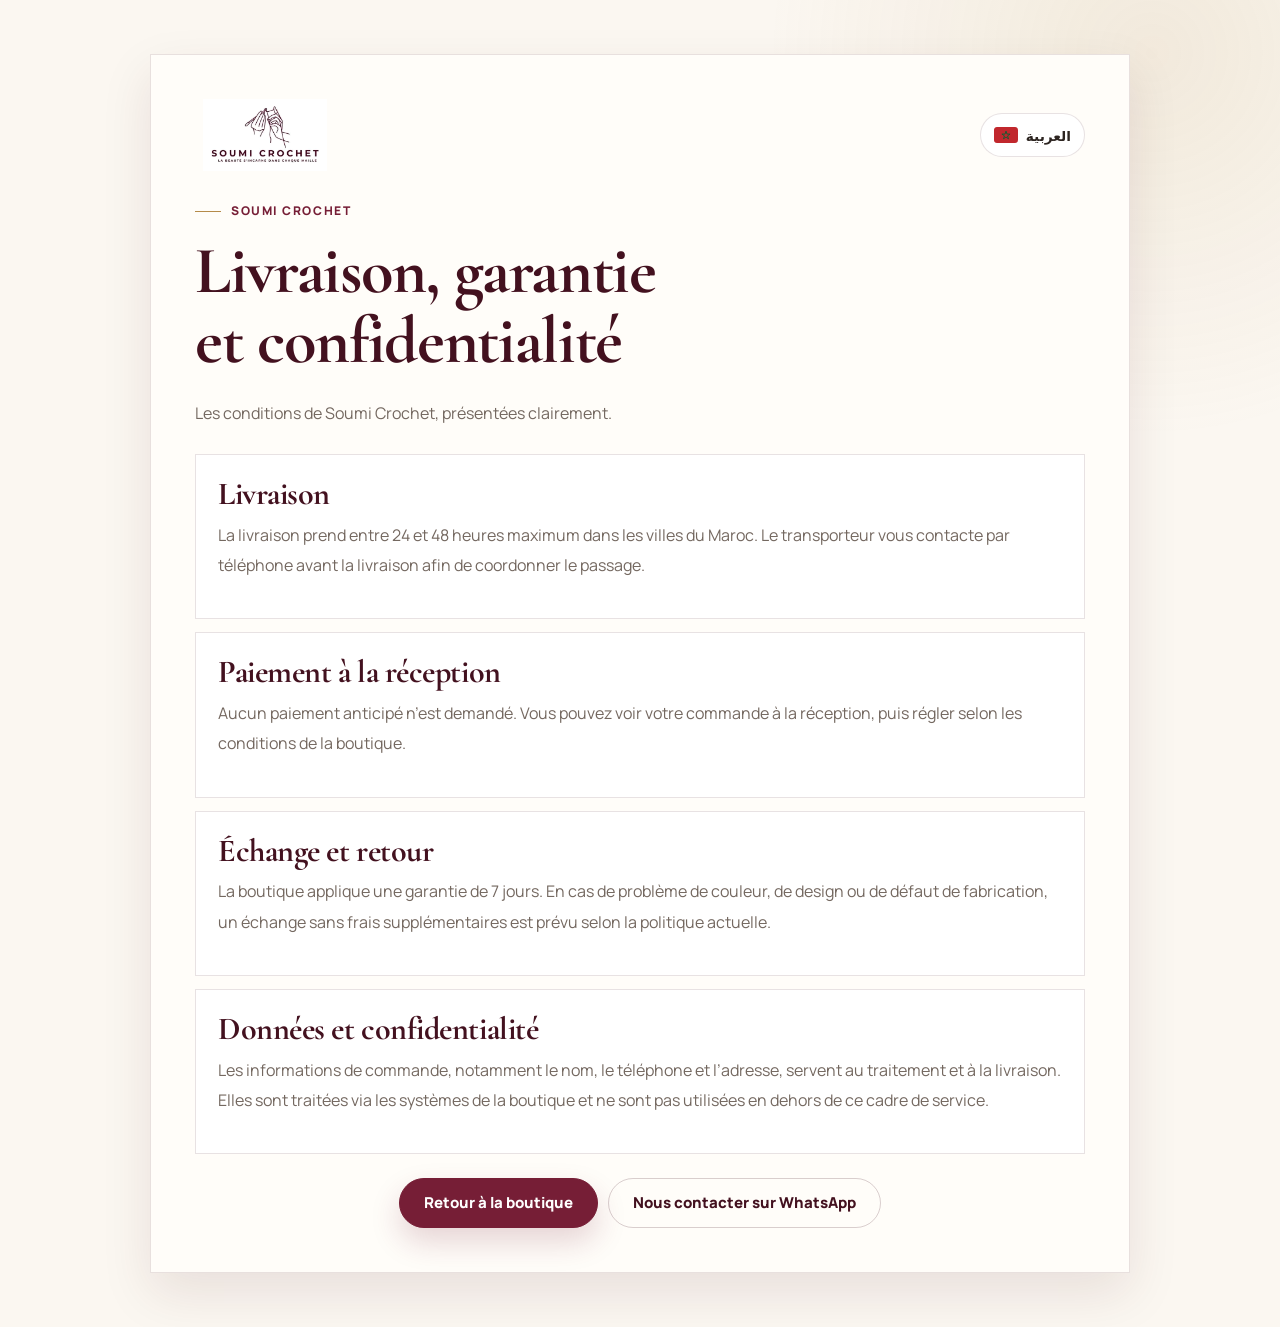
<file: policies.html>
<!DOCTYPE html>

<html data-base="./" dir="ltr" lang="fr-MA"><head><meta charset="utf-8"/><meta content="width=device-width,initial-scale=1" name="viewport"/><meta content="#7a1730" name="theme-color"/>
<meta content="index,follow,max-image-preview:large,max-snippet:-1,max-video-preview:-1" name="robots"/><title>Livraison, garantie et confidentialité | Soumi Crochet</title><meta content="Politique de livraison, paiement à la réception, échange, retour et confidentialité de Soumi Crochet au Maroc." name="description"/><link href="https://soumicrochet.store/policies.html" rel="canonical"/><link href="https://soumicrochet.store/ar/policies.html" hreflang="ar-MA" rel="alternate"/><link href="https://soumicrochet.store/policies.html" hreflang="fr-MA" rel="alternate"/><link href="https://soumicrochet.store/policies.html" hreflang="x-default" rel="alternate"/><meta content="Livraison, garantie et confidentialité | Soumi Crochet" property="og:title"/><meta content="Politique de livraison, paiement à la réception, échange, retour et confidentialité de Soumi Crochet au Maroc." property="og:description"/><meta content="https://soumicrochet.store/policies.html" property="og:url"/><meta content="website" property="og:type"/>
<meta content="Soumi Crochet" property="og:site_name"/><meta content="fr_MA" property="og:locale"/><meta content="ar_MA" property="og:locale:alternate"/><meta content="https://soumicrochet.store/assets/img/p01/main.webp" property="og:image"/><meta content="1024" property="og:image:width"/><meta content="1024" property="og:image:height"/>
<meta content="Sac artisanal Soumi Crochet" property="og:image:alt"/><meta content="summary_large_image" name="twitter:card"/><meta content="Livraison, garantie et confidentialité | Soumi Crochet" name="twitter:title"/><meta content="Politique de livraison, paiement à la réception, échange, retour et confidentialité de Soumi Crochet au Maroc." name="twitter:description"/><meta content="https://soumicrochet.store/assets/img/p01/main.webp" name="twitter:image"/>
<meta content="Sac artisanal Soumi Crochet" name="twitter:image:alt"/><link href="assets/icons/favicon-32.png" rel="icon" sizes="32x32"/><link href="assets/icons/apple-touch-icon.png" rel="apple-touch-icon"/><link href="https://fonts.googleapis.com" rel="preconnect"/><link crossorigin="" href="https://fonts.gstatic.com" rel="preconnect"/><link href="https://fonts.googleapis.com/css2?family=Cormorant+Garamond:wght@600;700&amp;family=Manrope:wght@400;500;600;700;800&amp;display=swap" rel="stylesheet"/><link href="assets/css/style.css" rel="stylesheet"/><script type="application/ld+json">{"@context":"https://schema.org","@graph":[{"@type":"WebPage","@id":"https://soumicrochet.store/policies.html#webpage","url":"https://soumicrochet.store/policies.html","name":"Livraison, garantie et confidentialité | Soumi Crochet","isPartOf":{"@id":"https://soumicrochet.store/#website"},"about":{"@id":"https://soumicrochet.store/#store"},"inLanguage":"fr-MA"},{"@type":"BreadcrumbList","itemListElement":[{"@type":"ListItem","position":1,"name":"Accueil","item":"https://soumicrochet.store/"},{"@type":"ListItem","position":2,"name":"Politiques & garanties","item":"https://soumicrochet.store/policies.html"}]}]}</script>
</head><body><main class="policy-hero"><div class="container"><section class="policy-card glass"><div class="policy-top"><a class="brand policy-brand" href="index.html"><img alt="Soumi Crochet" height="248" src="assets/img/logo.webp" width="424"/></a><a class="language-link" href="ar/policies.html" hreflang="ar-MA"><img alt="" height="16" src="assets/icons/flag-ma.svg" width="24"/>العربية</a></div><span class="eyebrow">SOUMI CROCHET</span><h1>Livraison, garantie et confidentialité</h1><p class="lead">Les conditions de Soumi Crochet, présentées clairement.</p><div class="policy-grid"><article class="policy-item"><h2>Livraison</h2><p>La livraison prend entre 24 et 48 heures maximum dans les villes du Maroc. Le transporteur vous contacte par téléphone avant la livraison afin de coordonner le passage.</p></article><article class="policy-item"><h2>Paiement à la réception</h2><p>Aucun paiement anticipé n’est demandé. Vous pouvez voir votre commande à la réception, puis régler selon les conditions de la boutique.</p></article><article class="policy-item"><h2>Échange et retour</h2><p>La boutique applique une garantie de 7 jours. En cas de problème de couleur, de design ou de défaut de fabrication, un échange sans frais supplémentaires est prévu selon la politique actuelle.</p></article><article class="policy-item"><h2>Données et confidentialité</h2><p>Les informations de commande, notamment le nom, le téléphone et l’adresse, servent au traitement et à la livraison. Elles sont traitées via les systèmes de la boutique et ne sont pas utilisées en dehors de ce cadre de service.</p></article></div><div class="thankyou-actions"><a class="btn btn-primary" href="index.html">Retour à la boutique</a><a class="btn btn-secondary" href="https://wa.me/212662711995" rel="noopener noreferrer" target="_blank">Nous contacter sur WhatsApp</a></div></section></div></main></body></html>
</file>
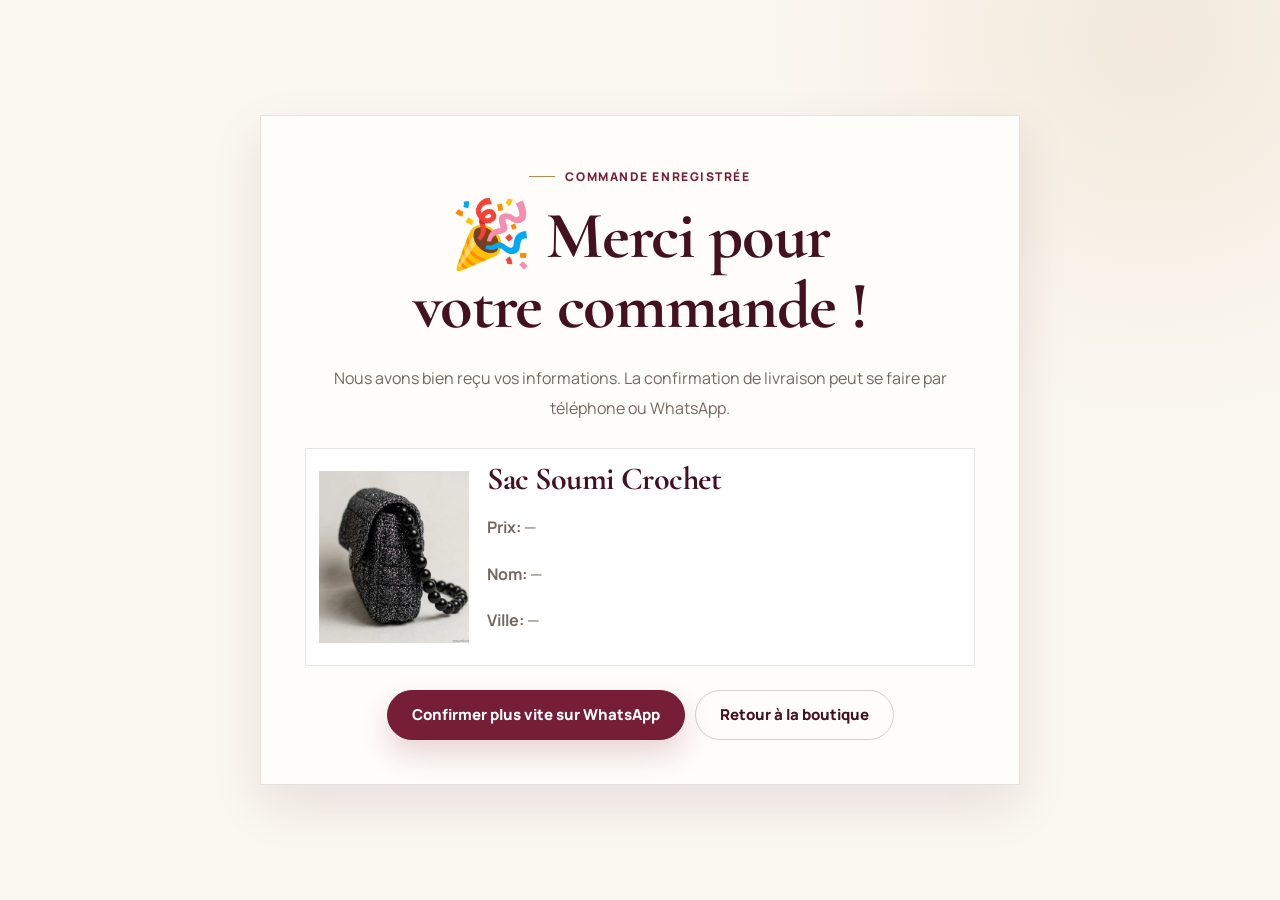
<file: thankyou.html>
<!DOCTYPE html>

<html data-base="./" dir="ltr" lang="fr-MA"><head><meta charset="utf-8"/><meta content="width=device-width,initial-scale=1" name="viewport"/><meta content="#7a1730" name="theme-color"/><meta content="noindex,follow,max-image-preview:large" name="robots"/><title>Merci pour votre commande ! | Soumi Crochet</title><meta content="Nous avons bien reçu vos informations. La confirmation de livraison peut se faire par téléphone ou WhatsApp." name="description"/><link href="https://soumicrochet.store/thankyou.html" rel="canonical"/><link href="assets/icons/favicon-32.png" rel="icon" sizes="32x32"/><link href="assets/icons/apple-touch-icon.png" rel="apple-touch-icon"/><link href="https://fonts.googleapis.com" rel="preconnect"/><link crossorigin="" href="https://fonts.gstatic.com" rel="preconnect"/><link href="https://fonts.googleapis.com/css2?family=Cormorant+Garamond:wght@600;700&amp;family=Manrope:wght@400;500;600;700;800&amp;display=swap" rel="stylesheet"/><link href="assets/css/style.css" rel="stylesheet"/></head><body><main class="thankyou-page"><div class="container"><section class="thankyou-card glass"><span class="eyebrow">Commande enregistrée</span><h1>🎉 Merci pour votre commande !</h1><p class="lead">Nous avons bien reçu vos informations. La confirmation de livraison peut se faire par téléphone ou WhatsApp.</p><div class="thankyou-product"><img alt="Sac Soumi Crochet" height="420" id="thankProductImage" src="assets/img/p01/main.webp" width="420"/><div><h2 id="thankProductName">Sac Soumi Crochet</h2><p><strong>Prix:</strong> <span id="thankProductPrice">—</span></p><p><strong>Nom:</strong> <span id="thankCustomerName">—</span></p><p><strong>Ville:</strong> <span id="thankCity">—</span></p></div></div><div class="thankyou-actions"><a class="btn btn-primary" href="https://wa.me/212662711995?text=Bonjour, je viens de commander un sac sur le site et je souhaite confirmer la livraison." id="thankWhatsapp" rel="noopener noreferrer" target="_blank">Confirmer plus vite sur WhatsApp</a><a class="btn btn-secondary" href="index.html">Retour à la boutique</a></div></section></div></main><script>(function(){const locale="fr";const base=document.documentElement.dataset.base||'./';let d=null;try{d=JSON.parse(sessionStorage.getItem('soumi_last_order')||'null')}catch(e){};if(!d)return;const set=(id,v)=>{const e=document.getElementById(id);if(e&&v!==undefined&&v!==null)e.textContent=v};set('thankProductName',d.product_name);set('thankProductPrice',locale==='ar'?`${d.price} درهم`:`${d.price} DH`);set('thankCustomerName',d.customer_name);set('thankCity',d.city);const img=document.getElementById('thankProductImage');if(img&&d.image_asset){img.src=(base+String(d.image_asset).replace(/^\/+/,''));img.alt=d.product_name||''}const wa=document.getElementById('thankWhatsapp');if(wa){const msg=locale==='ar'?`سلام، قمت بطلب ${d.product_name||'صاك'} بثمن ${d.price||''} درهم وبغيت نأكد التوصيل.`:`Bonjour, je viens de commander ${d.product_name||'un sac'} à ${d.price||''} DH et je souhaite confirmer la livraison.`;wa.href='https://wa.me/212662711995?text='+encodeURIComponent(msg)}})();</script></body></html>
</file>
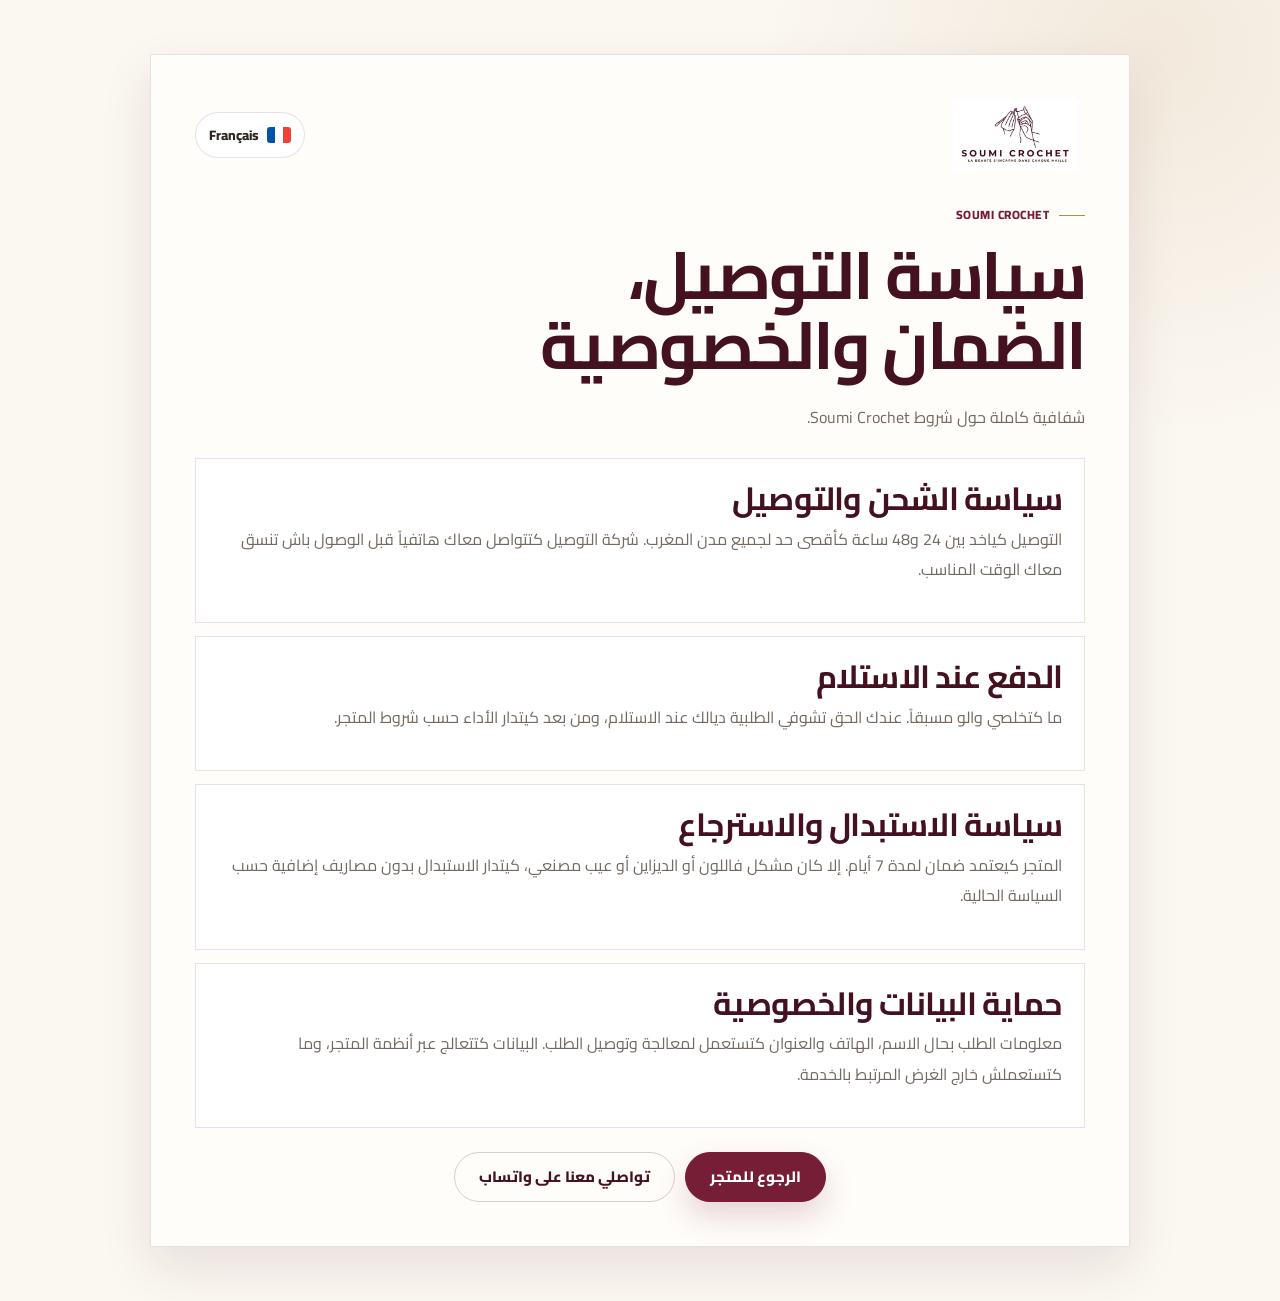
<file: ar/policies.html>
<!DOCTYPE html>

<html data-base="../" dir="rtl" lang="ar-MA"><head><meta charset="utf-8"/><meta content="width=device-width,initial-scale=1" name="viewport"/><meta content="#7a1730" name="theme-color"/>
<meta content="index,follow,max-image-preview:large,max-snippet:-1,max-video-preview:-1" name="robots"/><title>سياسة التوصيل، الضمان والخصوصية | Soumi Crochet</title><meta content="سياسة التوصيل، الدفع عند الاستلام، الاستبدال والاسترجاع وحماية البيانات الخاصة بمتجر Soumi Crochet." name="description"/><link href="https://soumicrochet.store/ar/policies.html" rel="canonical"/><link href="https://soumicrochet.store/ar/policies.html" hreflang="ar-MA" rel="alternate"/><link href="https://soumicrochet.store/policies.html" hreflang="fr-MA" rel="alternate"/><link href="https://soumicrochet.store/policies.html" hreflang="x-default" rel="alternate"/><meta content="سياسة التوصيل، الضمان والخصوصية | Soumi Crochet" property="og:title"/><meta content="سياسة التوصيل، الدفع عند الاستلام، الاستبدال والاسترجاع وحماية البيانات الخاصة بمتجر Soumi Crochet." property="og:description"/><meta content="https://soumicrochet.store/ar/policies.html" property="og:url"/><meta content="website" property="og:type"/>
<meta content="Soumi Crochet" property="og:site_name"/><meta content="ar_MA" property="og:locale"/><meta content="fr_MA" property="og:locale:alternate"/><meta content="https://soumicrochet.store/assets/img/p01/main.webp" property="og:image"/><meta content="1024" property="og:image:width"/><meta content="1024" property="og:image:height"/>
<meta content="حقيبة Soumi Crochet مخدومة باليد" property="og:image:alt"/><meta content="summary_large_image" name="twitter:card"/><meta content="سياسة التوصيل، الضمان والخصوصية | Soumi Crochet" name="twitter:title"/><meta content="سياسة التوصيل، الدفع عند الاستلام، الاستبدال والاسترجاع وحماية البيانات الخاصة بمتجر Soumi Crochet." name="twitter:description"/><meta content="https://soumicrochet.store/assets/img/p01/main.webp" name="twitter:image"/>
<meta content="حقيبة Soumi Crochet مخدومة باليد" name="twitter:image:alt"/><link href="../assets/icons/favicon-32.png" rel="icon" sizes="32x32"/><link href="../assets/icons/apple-touch-icon.png" rel="apple-touch-icon"/><link href="https://fonts.googleapis.com" rel="preconnect"/><link crossorigin="" href="https://fonts.gstatic.com" rel="preconnect"/><link href="https://fonts.googleapis.com/css2?family=Cairo:wght@400;600;700;800&amp;display=swap" rel="stylesheet"/><link href="../assets/css/style.css" rel="stylesheet"/><script type="application/ld+json">{"@context":"https://schema.org","@graph":[{"@type":"WebPage","@id":"https://soumicrochet.store/ar/policies.html#webpage","url":"https://soumicrochet.store/ar/policies.html","name":"سياسة التوصيل، الضمان والخصوصية | Soumi Crochet","isPartOf":{"@id":"https://soumicrochet.store/#website"},"about":{"@id":"https://soumicrochet.store/#store"},"inLanguage":"ar-MA"},{"@type":"BreadcrumbList","itemListElement":[{"@type":"ListItem","position":1,"name":"الرئيسية","item":"https://soumicrochet.store/ar/"},{"@type":"ListItem","position":2,"name":"السياسات والضمانات","item":"https://soumicrochet.store/ar/policies.html"}]}]}</script>
</head><body><main class="policy-hero"><div class="container"><section class="policy-card glass"><div class="policy-top"><a class="brand policy-brand" href="index.html"><img alt="Soumi Crochet" height="248" src="../assets/img/logo.webp" width="424"/></a><a class="language-link" href="../policies.html" hreflang="fr-MA"><img alt="" height="16" src="../assets/icons/flag-fr.svg" width="24"/>Français</a></div><span class="eyebrow">SOUMI CROCHET</span><h1>سياسة التوصيل، الضمان والخصوصية</h1><p class="lead">شفافية كاملة حول شروط Soumi Crochet.</p><div class="policy-grid"><article class="policy-item"><h2>سياسة الشحن والتوصيل</h2><p>التوصيل كياخد بين 24 و48 ساعة كأقصى حد لجميع مدن المغرب. شركة التوصيل كتتواصل معاك هاتفياً قبل الوصول باش تنسق معاك الوقت المناسب.</p></article><article class="policy-item"><h2>الدفع عند الاستلام</h2><p>ما كتخلصي والو مسبقاً. عندك الحق تشوفي الطلبية ديالك عند الاستلام، ومن بعد كيتدار الأداء حسب شروط المتجر.</p></article><article class="policy-item"><h2>سياسة الاستبدال والاسترجاع</h2><p>المتجر كيعتمد ضمان لمدة 7 أيام. إلا كان مشكل فاللون أو الديزاين أو عيب مصنعي، كيتدار الاستبدال بدون مصاريف إضافية حسب السياسة الحالية.</p></article><article class="policy-item"><h2>حماية البيانات والخصوصية</h2><p>معلومات الطلب بحال الاسم، الهاتف والعنوان كتستعمل لمعالجة وتوصيل الطلب. البيانات كتتعالج عبر أنظمة المتجر، وما كتستعملش خارج الغرض المرتبط بالخدمة.</p></article></div><div class="thankyou-actions"><a class="btn btn-primary" href="index.html">الرجوع للمتجر</a><a class="btn btn-secondary" href="https://wa.me/212662711995" rel="noopener noreferrer" target="_blank">تواصلي معنا على واتساب</a></div></section></div></main></body></html>
</file>
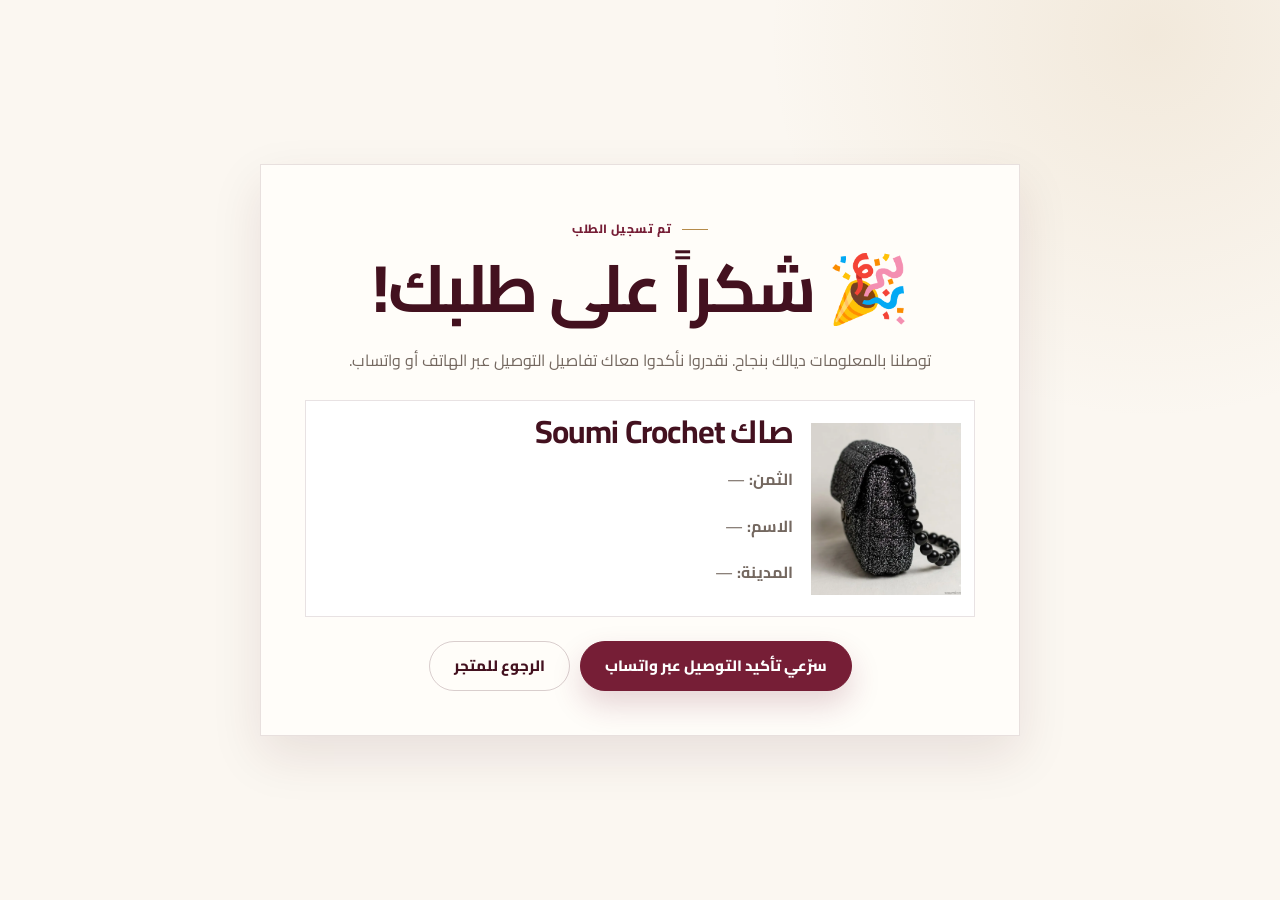
<file: ar/thankyou.html>
<!DOCTYPE html>

<html data-base="../" dir="rtl" lang="ar-MA"><head><meta charset="utf-8"/><meta content="width=device-width,initial-scale=1" name="viewport"/><meta content="#7a1730" name="theme-color"/><meta content="noindex,follow,max-image-preview:large" name="robots"/><title>شكراً على طلبك! | Soumi Crochet</title><meta content="توصلنا بالمعلومات ديالك بنجاح. نقدروا نأكدوا معاك تفاصيل التوصيل عبر الهاتف أو واتساب." name="description"/><link href="https://soumicrochet.store/ar/thankyou.html" rel="canonical"/><link href="../assets/icons/favicon-32.png" rel="icon" sizes="32x32"/><link href="../assets/icons/apple-touch-icon.png" rel="apple-touch-icon"/><link href="https://fonts.googleapis.com" rel="preconnect"/><link crossorigin="" href="https://fonts.gstatic.com" rel="preconnect"/><link href="https://fonts.googleapis.com/css2?family=Cairo:wght@400;600;700;800&amp;display=swap" rel="stylesheet"/><link href="../assets/css/style.css" rel="stylesheet"/></head><body><main class="thankyou-page"><div class="container"><section class="thankyou-card glass"><span class="eyebrow">تم تسجيل الطلب</span><h1>🎉 شكراً على طلبك!</h1><p class="lead">توصلنا بالمعلومات ديالك بنجاح. نقدروا نأكدوا معاك تفاصيل التوصيل عبر الهاتف أو واتساب.</p><div class="thankyou-product"><img alt="صاك Soumi Crochet" height="420" id="thankProductImage" src="../assets/img/p01/main.webp" width="420"/><div><h2 id="thankProductName">صاك Soumi Crochet</h2><p><strong>الثمن:</strong> <span id="thankProductPrice">—</span></p><p><strong>الاسم:</strong> <span id="thankCustomerName">—</span></p><p><strong>المدينة:</strong> <span id="thankCity">—</span></p></div></div><div class="thankyou-actions"><a class="btn btn-primary" href="https://wa.me/212662711995?text=سلام، قمت بطلب صاك من الموقع وبغيت نأكد التوصيل." id="thankWhatsapp" rel="noopener noreferrer" target="_blank">سرّعي تأكيد التوصيل عبر واتساب</a><a class="btn btn-secondary" href="index.html">الرجوع للمتجر</a></div></section></div></main><script>(function(){const locale="ar";const base=document.documentElement.dataset.base||'../';let d=null;try{d=JSON.parse(sessionStorage.getItem('soumi_last_order')||'null')}catch(e){};if(!d)return;const set=(id,v)=>{const e=document.getElementById(id);if(e&&v!==undefined&&v!==null)e.textContent=v};set('thankProductName',d.product_name);set('thankProductPrice',locale==='ar'?`${d.price} درهم`:`${d.price} DH`);set('thankCustomerName',d.customer_name);set('thankCity',d.city);const img=document.getElementById('thankProductImage');if(img&&d.image_asset){img.src=(base+String(d.image_asset).replace(/^\/+/,''));img.alt=d.product_name||''}const wa=document.getElementById('thankWhatsapp');if(wa){const msg=locale==='ar'?`سلام، قمت بطلب ${d.product_name||'صاك'} بثمن ${d.price||''} درهم وبغيت نأكد التوصيل.`:`Bonjour, je viens de commander ${d.product_name||'un sac'} à ${d.price||''} DH et je souhaite confirmer la livraison.`;wa.href='https://wa.me/212662711995?text='+encodeURIComponent(msg)}})();</script></body></html>
</file>
<file: assets/css/style.css>
:root {
  --paper: #fbf7f1;
  --paper-warm: #f5eee5;
  --paper-deep: #eee1d4;
  --surface: #fffdf9;
  --surface-solid: #ffffff;
  --wine: #761e36;
  --wine-2: #94314d;
  --wine-dark: #43111f;
  --gold: #b58b4a;
  --gold-soft: #d7bd8d;
  --ink: #2d2521;
  --muted: #746860;
  --line: rgba(67, 17, 31, .12);
  --line-strong: rgba(67, 17, 31, .2);
  --shadow-sm: 0 10px 28px rgba(67, 17, 31, .07);
  --shadow-md: 0 20px 48px rgba(67, 17, 31, .10);
  --shadow-lg: 0 34px 80px rgba(67, 17, 31, .14);
  --radius-sm: 14px;
  --radius-md: 22px;
  --radius-lg: 34px;
  --header-h: 82px;
  --ease: cubic-bezier(.22, .61, .36, 1);
  --font-body: 'Cairo', system-ui, -apple-system, BlinkMacSystemFont, 'Segoe UI', sans-serif;
  --font-display: 'Cairo', system-ui, sans-serif;
}

html[lang^="fr"] {
  --font-body: 'Manrope', system-ui, -apple-system, BlinkMacSystemFont, 'Segoe UI', sans-serif;
  --font-display: 'Cormorant Garamond', Georgia, 'Times New Roman', serif;
}

* { box-sizing: border-box; }
html {
  scroll-behavior: smooth;
  scroll-padding-top: calc(var(--header-h) + 22px);
  background: var(--paper);
}
body {
  margin: 0;
  min-width: 320px;
  overflow-x: hidden;
  color: var(--ink);
  background:
    radial-gradient(circle at 10% 10%, rgba(181, 139, 74, .08), transparent 26rem),
    linear-gradient(180deg, #fcf9f4 0%, var(--paper) 42%, #f8f2eb 100%);
  font-family: var(--font-body);
  font-size: 16px;
  text-rendering: optimizeLegibility;
  -webkit-font-smoothing: antialiased;
}
body.modal-open { overflow: hidden; }
main { overflow: clip; }
a { color: inherit; text-decoration: none; }
img { display: block; max-width: 100%; }
picture { display: block; }
button, input, select, textarea { font: inherit; }
button { color: inherit; cursor: pointer; }
button:disabled { cursor: not-allowed; opacity: .62; }
::selection { color: #fff; background: var(--wine); }
.container { width: min(1240px, calc(100% - 48px)); margin-inline: auto; }
.glass { background: var(--surface); border: 1px solid var(--line); box-shadow: var(--shadow-sm); }

.skip-link {
  position: fixed;
  z-index: 999;
  top: 10px;
  inset-inline-start: 12px;
  transform: translateY(-160%);
  padding: 10px 16px;
  border: 1px solid var(--line);
  border-radius: 999px;
  background: #fff;
  color: var(--wine-dark);
  font-weight: 800;
  box-shadow: var(--shadow-md);
}
.skip-link:focus { transform: none; }

/* HEADER */
.site-header {
  position: sticky;
  z-index: 70;
  top: 0;
  border-bottom: 1px solid rgba(67, 17, 31, .09);
  background: rgba(251, 247, 241, .985);
  box-shadow: 0 8px 28px rgba(67, 17, 31, .035);
}
.nav-shell {
  min-height: var(--header-h);
  display: grid;
  grid-template-columns: auto 1fr auto;
  align-items: center;
  gap: 28px;
}
.brand { display: inline-flex; align-items: center; min-width: 128px; }
.brand img {
  width: 128px;
  height: 62px;
  object-fit: contain;
  object-position: center;
  filter: saturate(.97) contrast(1.02);
}
.nav {
  justify-self: center;
  display: flex;
  align-items: center;
  gap: clamp(18px, 2.25vw, 34px);
}
.nav a {
  position: relative;
  padding: 13px 0;
  color: #5e514a;
  font-size: .94rem;
  font-weight: 700;
  transition: color .22s ease;
}
.nav a::after {
  content: '';
  position: absolute;
  inset-inline: 50%;
  bottom: 7px;
  height: 1px;
  background: var(--wine);
  transition: inset-inline .22s var(--ease);
}
.nav a:hover, .nav a:focus-visible { color: var(--wine); }
.nav a:hover::after, .nav a:focus-visible::after { inset-inline: 0; }
.language-switcher {
  display: inline-flex;
  align-items: center;
  gap: 3px;
  padding: 4px;
  border: 1px solid var(--line);
  border-radius: 999px;
  background: rgba(255,255,255,.78);
}
.language-switcher a, .language-current {
  min-height: 40px;
  display: inline-flex;
  align-items: center;
  gap: 7px;
  padding: 7px 11px;
  border-radius: 999px;
  font-size: .82rem;
  font-weight: 800;
  white-space: nowrap;
}
.language-current { color: #fff; background: var(--wine); }
.language-switcher a { color: var(--wine-dark); transition: background .2s ease, color .2s ease; }
.language-switcher a:hover { color: var(--wine); background: var(--paper-warm); }
.language-switcher img, .language-link img { width: 24px; height: 16px; border-radius: 3px; object-fit: cover; }
.menu-toggle {
  display: none;
  width: 46px;
  height: 46px;
  padding: 0;
  border: 1px solid var(--line);
  border-radius: 50%;
  background: var(--surface);
}
.menu-toggle span {
  display: block;
  width: 21px;
  height: 1.5px;
  margin: 5px auto;
  border-radius: 3px;
  background: var(--wine-dark);
  transition: transform .2s ease, opacity .2s ease;
}
.menu-toggle.active span:nth-child(1) { transform: translateY(6.5px) rotate(45deg); }
.menu-toggle.active span:nth-child(2) { opacity: 0; }
.menu-toggle.active span:nth-child(3) { transform: translateY(-6.5px) rotate(-45deg); }

/* TYPE + SHARED */
.section { position: relative; padding: 104px 0; }
.eyebrow {
  display: inline-flex;
  align-items: center;
  gap: 10px;
  margin-bottom: 16px;
  color: var(--wine);
  font-size: .75rem;
  font-weight: 800;
  line-height: 1.4;
  letter-spacing: .13em;
  text-transform: uppercase;
}
.eyebrow::before {
  content: '';
  width: 26px;
  height: 1px;
  flex: 0 0 auto;
  background: var(--gold);
}
html[dir="rtl"] .eyebrow { letter-spacing: .04em; }
h1, h2, h3 { margin-top: 0; color: var(--wine-dark); }
h1, h2 { font-family: var(--font-display); }
h1 {
  margin-bottom: 22px;
  font-size: clamp(2.7rem, 5.2vw, 5.6rem);
  line-height: 1.05;
  letter-spacing: -.032em;
  text-wrap: balance;
}
html[lang^="fr"] h1 { font-weight: 700; letter-spacing: -.02em; }
h2 {
  margin-bottom: 16px;
  font-size: clamp(2.15rem, 4vw, 4.15rem);
  line-height: 1.08;
  letter-spacing: -.025em;
  text-wrap: balance;
}
html[lang^="fr"] h2 { font-weight: 700; letter-spacing: -.014em; }
h3 { line-height: 1.45; }
p {
  margin-top: 0;
  color: var(--muted);
  font-size: 1rem;
  line-height: 1.9;
}
.section-head { max-width: 820px; margin: 0 auto 46px; text-align: center; }
.section-head .eyebrow { justify-content: center; }
.section-lead { max-width: 720px; margin-inline: auto; }
.btn {
  position: relative;
  isolation: isolate;
  min-height: 50px;
  overflow: hidden;
  display: inline-flex;
  align-items: center;
  justify-content: center;
  gap: 9px;
  padding: 13px 24px;
  border: 1px solid transparent;
  border-radius: 999px;
  font-size: .94rem;
  font-weight: 800;
  line-height: 1.2;
  transition: transform .2s var(--ease), box-shadow .2s ease, border-color .2s ease, color .2s ease, background .2s ease;
}
.btn::before {
  content: '';
  position: absolute;
  z-index: -1;
  inset: 0;
  transform: translateX(-105%);
  background: rgba(255,255,255,.13);
  transition: transform .35s var(--ease);
}
html[dir="rtl"] .btn::before { transform: translateX(105%); }
.btn:hover::before { transform: translateX(0); }
.btn:hover { transform: translateY(-2px); }
.btn-primary {
  color: #fff;
  background: var(--wine);
  border-color: var(--wine);
  box-shadow: 0 14px 30px rgba(118,30,54,.18);
}
.btn-primary:hover { background: var(--wine-dark); border-color: var(--wine-dark); box-shadow: 0 18px 34px rgba(67,17,31,.2); }
.btn-secondary { color: var(--wine-dark); background: transparent; border-color: var(--line-strong); }
.btn-secondary::before { background: var(--wine); }
.btn-secondary:hover { color: #fff; border-color: var(--wine); }
.btn-small { width: 100%; min-height: 46px; padding: 11px 18px; }

/* HERO */
.hero {
  min-height: min(830px, calc(100svh - var(--header-h) + 80px));
  display: grid;
  align-items: center;
  padding: 72px 0 92px;
  background:
    linear-gradient(90deg, rgba(255,255,255,.28), transparent 42%),
    radial-gradient(circle at 84% 18%, rgba(181,139,74,.16), transparent 22rem),
    radial-gradient(circle at 14% 76%, rgba(118,30,54,.07), transparent 26rem);
}
.hero::before {
  content: '';
  position: absolute;
  inset: auto 0 0;
  height: 1px;
  background: linear-gradient(90deg, transparent, rgba(67,17,31,.12), transparent);
}
.hero-grid {
  display: grid;
  grid-template-columns: minmax(0, 1fr) minmax(430px, .88fr);
  gap: clamp(52px, 6vw, 96px);
  align-items: center;
}
.hero-copy { position: relative; z-index: 2; max-width: 720px; }
.hero-copy::before {
  content: '';
  position: absolute;
  z-index: -1;
  width: 120px;
  height: 120px;
  top: -36px;
  inset-inline-start: -48px;
  border: 1px solid rgba(181,139,74,.24);
  border-radius: 50%;
}
.hero .lead { max-width: 650px; margin-bottom: 0; font-size: clamp(1.03rem, 1.4vw, 1.17rem); line-height: 1.95; }
.hero-actions { display: flex; flex-wrap: wrap; gap: 12px; margin: 32px 0 24px; }
.hero-badges { display: flex; flex-wrap: wrap; gap: 9px 16px; }
.hero-badges span {
  position: relative;
  display: inline-flex;
  align-items: center;
  gap: 7px;
  min-height: 34px;
  color: #5e514a;
  font-size: .82rem;
  font-weight: 700;
}
.hero-badges span::before {
  content: '✦';
  color: var(--gold);
  font-size: .66rem;
}
.hero-art {
  position: relative;
  min-height: 620px;
  display: grid;
  place-items: center;
  isolation: isolate;
}
.hero-art::before {
  content: '';
  position: absolute;
  z-index: -2;
  width: min(500px, 88%);
  aspect-ratio: .83;
  transform: translate(6%, 3%);
  border: 1px solid rgba(118,30,54,.13);
  border-radius: 48% 48% 6% 6% / 38% 38% 5% 5%;
}
html[dir="rtl"] .hero-art::before { transform: translate(-6%, 3%); }
.hero-art::after {
  content: 'HANDMADE';
  position: absolute;
  z-index: -1;
  top: 4%;
  inset-inline-end: -2%;
  color: rgba(118,30,54,.08);
  font-family: Georgia, serif;
  font-size: clamp(2.8rem, 5.2vw, 5.5rem);
  font-weight: 700;
  letter-spacing: .08em;
  writing-mode: vertical-rl;
}
.hero-picture {
  position: relative;
  width: min(490px, 88%);
}
.hero-picture::before {
  content: '';
  position: absolute;
  z-index: 1;
  inset: 18px;
  border: 1px solid rgba(255,255,255,.56);
  border-radius: 46% 46% 12px 12px / 35% 35% 12px 12px;
  pointer-events: none;
}
.hero-picture img {
  width: 100%;
  aspect-ratio: .88;
  object-fit: cover;
  object-position: center;
  border-radius: 46% 46% 14px 14px / 35% 35% 14px 14px;
  background: #eadfd4;
  box-shadow: 0 28px 50px rgba(67,17,31,.14);
}
.hero-stitch {
  position: absolute;
  z-index: 2;
  width: 14px;
  height: 14px;
  border: 1px solid var(--gold);
  border-radius: 50%;
  background: var(--paper);
  box-shadow: 0 0 0 6px rgba(181,139,74,.07);
}
.hero-stitch-a { top: 16%; inset-inline-start: 4%; }
.hero-stitch-b { bottom: 12%; inset-inline-end: 3%; }

/* COLLECTION */
#products { background: rgba(255,255,255,.36); }
#products::before {
  content: 'SOUMI';
  position: absolute;
  top: 34px;
  left: 50%;
  transform: translateX(-50%);
  color: rgba(118,30,54,.035);
  font: 700 clamp(5rem, 11vw, 11rem)/1 Georgia, serif;
  letter-spacing: .12em;
  pointer-events: none;
}
.carousel-shell { position: relative; }
.product-carousel {
  display: flex;
  gap: 22px;
  padding: 10px 4px 30px;
  overflow-x: auto;
  overscroll-behavior-inline: contain;
  scroll-behavior: smooth;
  scroll-snap-type: x mandatory;
  scrollbar-width: none;
}
.product-carousel::-webkit-scrollbar { display: none; }
.product-card {
  flex: 0 0 calc((100% - 44px) / 3);
  min-width: 0;
  overflow: hidden;
  scroll-snap-align: start;
  border: 1px solid var(--line);
  border-radius: 0;
  background: var(--surface-solid);
  box-shadow: none;
  transition: transform .28s var(--ease), box-shadow .28s ease, border-color .28s ease;
}
.product-card:hover {
  transform: translateY(-7px);
  border-color: rgba(181,139,74,.42);
  box-shadow: var(--shadow-md);
}
.product-media {
  position: relative;
  width: 100%;
  display: block;
  overflow: hidden;
  padding: 0;
  border: 0;
  background: #efe5db;
}
.product-media::after {
  content: '';
  position: absolute;
  inset: 0;
  background: linear-gradient(180deg, transparent 64%, rgba(30,14,19,.18));
  opacity: 0;
  transition: opacity .3s ease;
  pointer-events: none;
}
.product-card:hover .product-media::after { opacity: 1; }
.product-media img {
  width: 100%;
  height: clamp(340px, 34vw, 455px);
  object-fit: cover;
  transition: transform .55s var(--ease);
}
.product-card:hover .product-media img { transform: scale(1.045); }
.product-badge {
  position: absolute;
  z-index: 2;
  top: 14px;
  inset-inline-start: 14px;
  min-width: 38px;
  height: 38px;
  display: grid;
  place-items: center;
  padding: 0 8px;
  border: 1px solid rgba(255,255,255,.62);
  border-radius: 50%;
  color: var(--wine-dark);
  background: rgba(255,253,249,.92);
  font-size: .72rem;
  font-weight: 800;
}
.product-card-body { padding: 22px 22px 24px; }
.product-card-body h3 {
  min-height: 3.2em;
  margin: 0 0 10px;
  color: var(--wine-dark);
  font-size: 1.08rem;
  font-weight: 800;
  line-height: 1.55;
}
html[lang^="fr"] .product-card-body h3 { font-family: var(--font-display); font-size: 1.34rem; font-weight: 700; line-height: 1.24; }
.price-tag {
  display: flex;
  align-items: baseline;
  flex-wrap: wrap;
  gap: 7px;
  margin: 2px 0 9px;
  color: var(--wine);
  font-size: .88rem;
  font-weight: 700;
}
.price-tag del { color: #9c8e84; font-size: .9em; font-weight: 600; }
.price-tag strong { color: var(--wine-dark); font-size: 1.18em; font-weight: 800; }
.product-card-body p { min-height: 82px; margin: 0 0 18px; font-size: .9rem; line-height: 1.78; }
.gallery-arrow {
  position: absolute;
  z-index: 4;
  top: 43%;
  width: 48px;
  height: 48px;
  display: grid;
  place-items: center;
  padding: 0 0 3px;
  border: 1px solid var(--line);
  border-radius: 50%;
  color: var(--wine-dark);
  background: rgba(255,253,249,.96);
  box-shadow: var(--shadow-sm);
  font-family: Georgia, serif;
  font-size: 1.8rem;
  line-height: 1;
  transform: translateY(-50%);
  transition: color .2s ease, background .2s ease, border-color .2s ease, transform .2s ease;
}
.gallery-arrow:hover { color: #fff; background: var(--wine); border-color: var(--wine); transform: translateY(-50%) scale(1.05); }
.gallery-prev { inset-inline-start: -22px; }
.gallery-next { inset-inline-end: -22px; }


#story, #reviews, #faq, #guarantees, .footer {
  content-visibility: auto;
  contain-intrinsic-size: 1px 760px;
}

/* STORY */
.story-section { background: linear-gradient(180deg, transparent, rgba(238,225,212,.62) 50%, transparent); }
.story-card {
  position: relative;
  display: grid;
  grid-template-columns: minmax(0,.95fr) minmax(0,1.05fr);
  gap: clamp(38px, 6vw, 82px);
  align-items: center;
  overflow: visible;
  padding: 0;
  border: 0;
  border-radius: 0;
  background: transparent;
  box-shadow: none;
}
.story-media { position: relative; padding: 24px 0 24px 24px; }
html[dir="rtl"] .story-media { padding: 24px 24px 24px 0; }
.story-media::before {
  content: '';
  position: absolute;
  z-index: -1;
  inset: 0 auto 0 0;
  width: 72%;
  border: 1px solid rgba(181,139,74,.42);
  background: rgba(255,253,249,.46);
}
html[dir="rtl"] .story-media::before { inset: 0 0 0 auto; }
.story-media img {
  width: 100%;
  height: clamp(430px, 43vw, 610px);
  object-fit: cover;
  border-radius: 0;
  box-shadow: var(--shadow-md);
}
.story-copy { max-width: 600px; }
.story-copy p { max-width: 560px; margin-bottom: 28px; font-size: 1.02rem; line-height: 2; }
.story-copy::after {
  content: 'Soumi Crochet';
  display: block;
  margin-top: 34px;
  color: var(--gold);
  font-family: 'Cormorant Garamond', Georgia, serif;
  font-size: 1.4rem;
  font-style: italic;
  letter-spacing: .04em;
}

/* REVIEWS */
.reviews-showcase {
  position: relative;
  overflow: hidden;
  background: linear-gradient(180deg, #fffdf9 0%, #fff9f2 100%);
}
.reviews-showcase-head,
.faq-showcase-head { max-width: 920px; margin: 0 auto 34px; text-align: center; }
.reviews-showcase-head h2,
.faq-showcase-head h2 { margin: 12px 0 10px; font-size: clamp(2.4rem, 4.8vw, 4rem); line-height: .98; }
.reviews-showcase-head h2 em,
.faq-showcase-head h2 em,
.faq-help h3 em { color: var(--gold); font-style: italic; font-weight: 600; }
.reviews-showcase-head p,
.faq-showcase-head p { max-width: 760px; margin-inline: auto; font-size: 1.04rem; }
.review-subhead { display: flex; align-items: center; gap: 14px; margin: 0 0 14px; }
.review-subhead.written-title { margin-top: 30px; }
.review-subhead-icon { width: 52px; height: 52px; display: grid; place-items: center; flex: 0 0 auto; border-radius: 50%; color: var(--wine); background: #f7eae0; font-size: 1.45rem; }
.review-subhead h3 { margin: 0 0 2px; color: var(--wine-dark); font-size: 1.55rem; }
.review-subhead p { margin: 0; font-size: .94rem; }
.audio-reviews-track,
.written-reviews-track { display: grid; grid-template-columns: repeat(4,minmax(0,1fr)); gap: 16px; }
.audio-review-card,
.written-review-card,
.written-review-empty { min-width: 0; padding: 20px; border: 1px solid rgba(67,17,31,.08); border-radius: 18px; background: rgba(255,255,255,.82); box-shadow: 0 14px 34px rgba(67,17,31,.05); }
.audio-player { display: grid; grid-template-columns: 48px minmax(0,1fr) auto; gap: 12px; align-items: center; }
.audio-player audio { display: none; }
.audio-play { width: 48px; height: 48px; display: grid; place-items: center; padding: 0; border: 0; border-radius: 50%; color: #fff; background: var(--wine); box-shadow: 0 8px 22px rgba(118,30,54,.18); cursor: pointer; }
.audio-play span { transform: translateX(1px); }
.audio-review-card.playing .audio-play span { font-size: 0; }
.audio-review-card.playing .audio-play span::after { content: 'Ⅱ'; font-size: 1rem; }
.audio-wave { height: 40px; display: flex; align-items: center; gap: 3px; overflow: hidden; }
.audio-wave i { width: 3px; height: 30%; flex: 0 0 3px; border-radius: 999px; background: #dca99f; transition: background .2s ease; }
.audio-wave i:nth-child(3n) { height: 70%; }
.audio-wave i:nth-child(4n) { height: 45%; }
.audio-wave i:nth-child(5n) { height: 90%; }
.audio-wave i:nth-child(7n) { height: 58%; }
.audio-review-card.playing .audio-wave i { background: var(--wine); animation: wavePulse .9s ease-in-out infinite alternate; }
.audio-review-card.playing .audio-wave i:nth-child(2n) { animation-delay: -.25s; }
@keyframes wavePulse { to { transform: scaleY(.55); opacity: .65; } }
.audio-time { color: var(--text-soft); font-size: .82rem; white-space: nowrap; }
.audio-review-card h3 { margin: 14px 0 2px; color: var(--wine-dark); font-size: 1rem; }
.audio-review-card p { margin: 0; font-size: .86rem; }
.written-review-card { display: flex; flex-direction: column; min-height: 210px; }
.written-review-top { display: flex; justify-content: space-between; gap: 10px; align-items: center; margin-bottom: 12px; }
.written-review-card .stars { margin: 0; color: #e8a21a; letter-spacing: .1em; }
.written-review-date { color: #968b84; font-size: .75rem; white-space: nowrap; }
.written-review-card blockquote { margin: 0 0 16px; color: var(--text); font-size: .96rem; line-height: 1.7; }
.written-review-card h3 { margin: auto 0 0; color: var(--wine-dark); font-size: .95rem; }
.written-review-empty { grid-column: 1/-1; min-height: 120px; display: grid; place-items: center; color: var(--text-soft); text-align: center; }
.reviews-actions { display: flex; justify-content: center; flex-wrap: wrap; gap: 14px; margin-top: 28px; }
.review-primary-action,
.review-secondary-action { min-height: 54px; display: inline-flex; align-items: center; justify-content: center; gap: 12px; padding: 12px 28px; border-radius: 999px; font-weight: 800; cursor: pointer; }
.review-primary-action { border: 1px solid var(--wine); color: #fff; background: var(--wine); }
.review-secondary-action { border: 1px solid rgba(118,30,54,.35); color: var(--wine); background: transparent; }
.review-secondary-action[hidden] { display: none; }
.reviews-trust { max-width: 900px; display: grid; grid-template-columns: repeat(3,1fr); gap: 0; margin: 28px auto 0; border-top: 1px solid rgba(67,17,31,.1); padding-top: 20px; }
.reviews-trust > span { display: grid; grid-template-columns: auto 1fr; column-gap: 9px; padding: 0 20px; color: var(--wine); }
.reviews-trust > span + span { border-inline-start: 1px solid rgba(67,17,31,.1); }
.reviews-trust b { color: var(--wine-dark); font-size: .88rem; }
.reviews-trust small { grid-column: 2; color: var(--text-soft); font-size: .75rem; }
.all-reviews-modal-card { width: min(980px, calc(100% - 28px)); max-height: 88svh; overflow: auto; padding: 34px; border-radius: 24px; background: #fffaf4; }
.all-reviews-modal-card > header { padding-inline-end: 50px; margin-bottom: 22px; }
.all-reviews-modal-card h2 { margin: 6px 0 4px; font-size: clamp(2rem,4vw,3.4rem); }
.all-reviews-modal-card header p { margin: 0; }
.all-reviews-list { display: grid; grid-template-columns: repeat(2,minmax(0,1fr)); gap: 14px; }
.all-reviews-list .written-review-card { min-height: 190px; }

/* FAQ */
.faq-showcase { position: relative; overflow: hidden; background: var(--paper-warm); }
.faq-showcase-grid { display: grid; grid-template-columns: repeat(2,minmax(0,1fr)); gap: 14px 18px; align-items: start; }
.faq-item { overflow: hidden; border: 1px solid rgba(67,17,31,.08); border-radius: 18px; background: rgba(255,255,255,.72); box-shadow: 0 12px 28px rgba(67,17,31,.04); }
.faq-item summary { min-height: 78px; display: grid; grid-template-columns: 52px minmax(0,1fr) 28px; gap: 14px; align-items: center; padding: 12px 18px; list-style: none; cursor: pointer; }
.faq-item summary::-webkit-details-marker { display: none; }
.faq-icon { width: 52px; height: 52px; display: grid; place-items: center; border-radius: 50%; color: var(--wine); background: #f8eae0; font-size: 1.25rem; }
.faq-item summary strong { color: var(--wine-dark); font-family: 'Cormorant Garamond', Georgia, serif; font-size: 1.28rem; line-height: 1.2; }
.faq-item summary i { position: relative; width: 22px; height: 22px; }
.faq-item summary i::before,
.faq-item summary i::after { content: ''; position: absolute; top: 50%; left: 50%; width: 11px; height: 1.5px; border-radius: 2px; background: var(--wine); transform: translate(-50%,-50%); transition: transform .2s ease; }
.faq-item summary i::after { transform: translate(-50%,-50%) rotate(90deg); }
.faq-item[open] summary i::after { transform: translate(-50%,-50%) rotate(0); }
.faq-answer { padding: 0 22px 20px 84px; }
html[dir="rtl"] .faq-answer { padding: 0 84px 20px 22px; }
.faq-answer p { margin: 0; line-height: 1.75; }
.faq-answer small { display: block; margin-top: 12px; padding: 12px 14px; border-radius: 12px; color: var(--wine); background: #f8eee7; line-height: 1.55; }
.faq-help { max-width: 960px; display: grid; grid-template-columns: 72px minmax(0,1fr) minmax(230px,.65fr); gap: 20px; align-items: center; margin: 34px auto 0; padding: 24px; border-radius: 24px; background: #f7eae0; }
.faq-help-icon { width: 66px; height: 66px; display: grid; place-items: center; border-radius: 50%; color: var(--wine); background: rgba(255,255,255,.7); font-size: 1.65rem; }
.faq-help h3 { margin: 0 0 6px; color: var(--wine-dark); font-size: clamp(1.55rem,2.4vw,2.2rem); }
.faq-help p { margin: 0 0 14px; }
.faq-help a { min-height: 50px; display: inline-flex; align-items: center; justify-content: center; gap: 10px; padding: 10px 20px; border-radius: 999px; color: #fff; background: var(--wine); font-weight: 800; }
.faq-help aside { display: grid; gap: 12px; padding-inline-start: 22px; border-inline-start: 1px solid rgba(118,30,54,.14); }
.faq-help aside span { display: grid; gap: 2px; }
.faq-help aside b { color: var(--wine-dark); font-size: .82rem; }
.faq-help aside small { color: var(--text-soft); font-size: .73rem; }

@media (max-width: 900px) {
  .faq-showcase-grid { grid-template-columns: 1fr; }
  .faq-help { grid-template-columns: 60px 1fr; }
  .faq-help aside { grid-column: 1/-1; grid-template-columns: repeat(2,1fr); padding: 16px 0 0; border-inline-start: 0; border-top: 1px solid rgba(118,30,54,.14); }
  .all-reviews-list { grid-template-columns: 1fr; }
}
@media (max-width: 640px) {
  .reviews-showcase-head,
  .faq-showcase-head { margin-bottom: 24px; }
  .reviews-showcase-head h2,
  .faq-showcase-head h2 { font-size: clamp(2rem,10vw,3rem); }
  .review-subhead { margin-bottom: 12px; }
  .review-subhead h3 { font-size: 1.3rem; }
  .audio-reviews-track,
  .written-reviews-track { display: flex; overflow-x: auto; gap: 12px; padding: 2px 4px 12px; margin-inline: -4px; scroll-snap-type: x mandatory; scrollbar-width: none; }
  .audio-reviews-track::-webkit-scrollbar,
  .written-reviews-track::-webkit-scrollbar { display: none; }
  .audio-review-card,
  .written-review-card { flex: 0 0 86%; scroll-snap-align: start; }
  .audio-review-card { padding: 16px; }
  .audio-player { grid-template-columns: 46px minmax(0,1fr) auto; gap: 9px; }
  .audio-play { width: 46px; height: 46px; }
  .reviews-actions { display: grid; grid-template-columns: 1fr; }
  .review-primary-action,
  .review-secondary-action { width: 100%; }
  .reviews-trust { grid-template-columns: 1fr; gap: 12px; }
  .reviews-trust > span { padding: 0; }
  .reviews-trust > span + span { border-inline-start: 0; }
  .all-reviews-modal-card { width: calc(100% - 12px); padding: 26px 14px 18px; border-radius: 18px; }
  .faq-item summary { min-height: 70px; grid-template-columns: 44px minmax(0,1fr) 24px; gap: 10px; padding: 10px 12px; }
  .faq-icon { width: 44px; height: 44px; font-size: 1.05rem; }
  .faq-item summary strong { font-size: 1.08rem; }
  .faq-answer,
  html[dir="rtl"] .faq-answer { padding: 0 14px 16px; }
  .faq-help { grid-template-columns: 1fr; text-align: center; padding: 20px 16px; }
  .faq-help-icon { margin: 0 auto; }
  .faq-help aside { grid-template-columns: 1fr 1fr; text-align: start; }
  .faq-help a { width: 100%; }
}

/* ENGAGEMENTS */
.engagements-section {
  position: relative;
  overflow: hidden;
  background:
    radial-gradient(circle at 12% 8%, rgba(181,139,74,.08), transparent 15rem),
    radial-gradient(circle at 88% 10%, rgba(99,22,39,.05), transparent 16rem),
    linear-gradient(180deg, #fffdf9 0%, #fffaf4 100%);
}
.engagements-section::before,
.engagements-section::after {
  content: '';
  position: absolute;
  pointer-events: none;
  width: 220px;
  height: 220px;
  border-radius: 50%;
  background: radial-gradient(circle, rgba(181,139,74,.06), transparent 70%);
}
.engagements-section::before { inset: 6% auto auto -90px; }
.engagements-section::after { inset: auto -90px 12% auto; }
.engagements-head {
  position: relative;
  max-width: 860px;
  margin: 0 auto 34px;
  text-align: center;
}
.engagements-head h2 {
  margin: 14px 0 14px;
  font-size: clamp(2.3rem, 4.8vw, 4rem);
  line-height: .96;
}
.engagements-head h2 em {
  display: inline-block;
  color: var(--gold);
  font-style: italic;
  font-weight: 600;
}
.engagements-head p {
  max-width: 720px;
  margin: 0 auto;
  font-size: 1.05rem;
  line-height: 1.9;
}
.engagements-scribble {
  position: absolute;
  top: 6px;
  inset-inline-end: 0;
  color: var(--wine);
  font-family: 'Cormorant Garamond', Georgia, serif;
  font-size: 1.28rem;
  font-style: italic;
  line-height: 1.08;
  text-align: center;
  opacity: .9;
}
.engagements-grid {
  display: grid;
  grid-template-columns: repeat(4, minmax(0,1fr));
  gap: 18px;
}
.engagement-card {
  min-height: 280px;
  display: flex;
  flex-direction: column;
  align-items: center;
  text-align: center;
  gap: 12px;
  padding: 28px 20px 24px;
  border: 1px solid rgba(67,17,31,.08);
  border-radius: 22px;
  background: rgba(255,255,255,.72);
  box-shadow: 0 16px 40px rgba(67,17,31,.05);
  transition: transform .25s var(--ease), box-shadow .25s ease, border-color .25s ease;
}
.engagement-card:hover {
  transform: translateY(-5px);
  border-color: rgba(181,139,74,.3);
  box-shadow: 0 18px 42px rgba(67,17,31,.08);
}
.engagement-icon {
  width: 96px;
  height: 96px;
  display: grid;
  place-items: center;
  border-radius: 50%;
  background: linear-gradient(180deg, rgba(245,236,229,.95), rgba(250,245,238,.85));
}
.engagement-icon svg {
  width: 46px;
  height: 46px;
  stroke: var(--wine);
  stroke-width: 1.5;
  fill: none;
  stroke-linecap: round;
  stroke-linejoin: round;
}
.engagement-card h3 {
  margin: 0;
  color: var(--wine-dark);
  font-size: 1rem;
  line-height: 1.28;
}
.engagement-card p {
  margin: 0;
  font-size: .95rem;
  line-height: 1.7;
  color: var(--text-soft);
}
.engagements-footer {
  margin-top: 30px;
  text-align: center;
}
.engagements-divider {
  display: inline-flex;
  align-items: center;
  gap: 14px;
  margin-bottom: 14px;
}
.engagements-divider i {
  width: 120px;
  height: 1px;
  background: linear-gradient(90deg, transparent, rgba(181,139,74,.7), transparent);
}
.engagements-divider span {
  color: var(--wine);
  font-size: 1.2rem;
}
.engagements-footer h3 {
  margin: 0;
  color: var(--wine-dark);
  font-size: clamp(2rem, 3vw, 3rem);
  line-height: 1.02;
}
.engagements-footer h3 em {
  color: var(--gold);
  font-style: italic;
  font-weight: 600;
}
.engagements-footer p {
  margin: 10px 0 0;
  color: var(--gold);
  font-family: 'Cormorant Garamond', Georgia, serif;
  font-size: 1.22rem;
  font-style: italic;
  letter-spacing: .02em;
}
html[dir="rtl"] .engagements-scribble {
  line-height: 1.35;
}
@media (max-width: 1100px) {
  .engagements-grid { grid-template-columns: repeat(2, minmax(0,1fr)); }
  .engagements-scribble {
    position: static;
    margin: 12px auto 0;
    display: inline-block;
  }
}
@media (max-width: 640px) {
  .engagements-head { margin-bottom: 22px; }
  .engagements-head h2 { font-size: clamp(2rem, 10vw, 3.15rem); }
  .engagements-head p { font-size: .98rem; line-height: 1.75; }
  .engagements-grid { gap: 14px; }
  .engagement-card {
    min-height: 0;
    padding: 20px 14px 16px;
    border-radius: 18px;
    gap: 10px;
  }
  .engagement-icon {
    width: 72px;
    height: 72px;
  }
  .engagement-icon svg {
    width: 34px;
    height: 34px;
  }
  .engagement-card h3 { font-size: 1rem; }
  .engagement-card p { font-size: .91rem; line-height: 1.55; }
  .engagements-divider i { width: 70px; }
  .engagements-footer h3 { font-size: clamp(1.85rem, 8.4vw, 2.6rem); }
  .engagements-footer p { font-size: 1.08rem; }
}

/* FOOTER */
.footer {
  position: relative;
  overflow: hidden;
  padding: 68px 0 104px;
  color: #fff;
  background:
    radial-gradient(circle at 16% 14%, rgba(181,139,74,.14), transparent 16rem),
    linear-gradient(180deg, #661127 0%, #43111f 100%);
}
.footer::before {
  content: 'S';
  position: absolute;
  top: -84px;
  inset-inline-start: 3%;
  color: rgba(255,255,255,.03);
  font: 700 19rem/1 Georgia, serif;
}
.footer-grid {
  position: relative;
  display: grid;
  grid-template-columns: minmax(250px, .95fr) minmax(0, 1.35fr);
  gap: 40px;
  align-items: start;
}
.footer-brand { display: grid; gap: 14px; }
.footer-logo { width: 160px; height: 78px; object-fit: contain; filter: brightness(0) invert(1); opacity: .95; }
.footer p { max-width: 520px; margin-bottom: 0; color: rgba(255,255,255,.75); }
.footer-socials { display: flex; flex-wrap: wrap; gap: 10px; }
.footer-social,
.footer-pill,
.footer-badge {
  min-height: 44px;
  display: inline-flex;
  align-items: center;
  justify-content: center;
  padding: 10px 15px;
  border: 1px solid rgba(255,255,255,.18);
  border-radius: 999px;
  color: rgba(255,255,255,.92);
  background: rgba(255,255,255,.06);
  font-size: .84rem;
  font-weight: 700;
  transition: color .2s ease, background .2s ease, border-color .2s ease, transform .2s ease;
}
.footer-social:hover,
.footer-badge:hover { color: var(--wine-dark); background: #fff; border-color: #fff; transform: translateY(-2px); }
.footer-columns { display: grid; grid-template-columns: repeat(3, minmax(0, 1fr)); gap: 20px; }
.footer-column { display: grid; align-content: start; gap: 10px; }
.footer-column h3 { margin: 0 0 2px; color: #fff; font-size: 1rem; }
.footer-column a { color: rgba(255,255,255,.78); font-weight: 600; }
.footer-column a:hover { color: #fff; }
.footer-pill { justify-content: flex-start; pointer-events: none; }
.footer-button { cursor: pointer; }
.footer-bottom {
  grid-column: 1 / -1;
  display: flex;
  align-items: center;
  justify-content: space-between;
  gap: 12px;
  margin-top: 10px;
  padding-top: 22px;
  border-top: 1px solid rgba(255,255,255,.12);
}
.footer-bottom p,
.footer-bottom a { color: rgba(255,255,255,.72); font-size: .88rem; }
.footer-bottom a:hover { color: #fff; }

/* FLOATING CONTROLS */
.mobile-sticky-cta {
  display: none;
  position: fixed;
  z-index: 58;
  inset-inline: 14px;
  bottom: max(10px, env(safe-area-inset-bottom));
}
.whatsapp-widget { position: fixed; z-index: 62; inset-inline-start: 18px; bottom: 24px; }
.whatsapp-float {
  width: 60px;
  height: 60px;
  display: grid;
  place-items: center;
  padding: 0;
  border: 0;
  border-radius: 50%;
  background: #fff;
  box-shadow: 0 16px 32px rgba(17,103,53,.22);
  transition: transform .2s var(--ease), box-shadow .2s ease;
}
.whatsapp-float:hover { transform: translateY(-3px); box-shadow: 0 20px 38px rgba(17,103,53,.28); }
.whatsapp-float img { width: 30px; height: 30px; display: block; }
.wa-chat {
  position: absolute;
  bottom: 72px;
  inset-inline-start: 0;
  width: min(330px, calc(100vw - 28px));
  overflow: hidden;
  pointer-events: none;
  opacity: 0;
  border: 1px solid var(--line);
  border-radius: 20px;
  background: #fff;
  box-shadow: var(--shadow-lg);
  transform: translateY(12px) scale(.97);
  transform-origin: bottom left;
  transition: transform .22s var(--ease), opacity .22s ease;
}
html[dir="rtl"] .wa-chat { transform-origin: bottom right; }
.wa-chat.show { pointer-events: auto; opacity: 1; transform: none; }
.wa-head { display: flex; align-items: center; justify-content: space-between; padding: 13px 15px; color: #fff; background: #136d50; }
.wa-head button { width: 40px; height: 40px; padding: 0; border: 0; color: #fff; background: transparent; font-size: 1.5rem; }
.wa-body { padding: 14px; }
.wa-body p { margin-bottom: 8px; font-size: .9rem; line-height: 1.65; }
.wa-body button {
  width: 100%;
  min-height: 44px;
  margin-top: 8px;
  padding: 9px 11px;
  border: 1px solid rgba(31,182,94,.2);
  border-radius: 12px;
  color: #0d6545;
  background: #f4fff8;
  font-weight: 700;
  text-align: inherit;
}

/* MODALS */
.modal { position: fixed; z-index: 100; inset: 0; pointer-events: none; visibility: hidden; }
.modal.show { pointer-events: auto; visibility: visible; }
.modal-mask { position: absolute; inset: 0; opacity: 0; background: rgba(31,17,21,.68); transition: opacity .2s ease; }
.modal.show .modal-mask { opacity: 1; }
.modal-card {
  position: absolute;
  top: 50%;
  left: 50%;
  width: min(1040px, calc(100% - 28px));
  max-height: 91svh;
  overflow: auto;
  opacity: 0;
  outline: none;
  border: 1px solid rgba(255,255,255,.45);
  border-radius: 20px;
  background: var(--paper);
  box-shadow: 0 30px 100px rgba(28,8,14,.28);
  transform: translate(-50%, -47%) scale(.975);
  transition: opacity .22s ease, transform .22s var(--ease);
}
.modal.show .modal-card { opacity: 1; transform: translate(-50%, -50%) scale(1); }
.modal-close {
  position: absolute;
  z-index: 6;
  top: 13px;
  inset-inline-end: 13px;
  width: 44px;
  height: 44px;
  display: grid;
  place-items: center;
  padding: 0 0 3px;
  border: 1px solid var(--line);
  border-radius: 50%;
  color: var(--wine-dark);
  background: rgba(255,255,255,.93);
  box-shadow: var(--shadow-sm);
  font-size: 1.55rem;
}
.modal-product-grid { display: grid; grid-template-columns: 1.05fr .95fr; gap: 30px; padding: 26px; }
.modal-carousel { position: relative; overflow: hidden; background: #ede2d7; }
.modal-carousel picture, .modal-carousel img { width: 100%; }
.modal-carousel img { height: min(650px, 70svh); object-fit: cover; }
.carousel-arrow {
  position: absolute;
  top: 50%;
  width: 46px;
  height: 46px;
  display: grid;
  place-items: center;
  padding: 0;
  border: 1px solid rgba(67,17,31,.1);
  border-radius: 50%;
  color: var(--wine-dark);
  background: rgba(255,255,255,.92);
  font: 1.8rem/1 Georgia, serif;
  transform: translateY(-50%);
}
.carousel-arrow.prev { inset-inline-start: 12px; }
.carousel-arrow.next { inset-inline-end: 12px; }
.carousel-dots { position: absolute; left: 50%; bottom: 14px; display: flex; gap: 6px; transform: translateX(-50%); }
.carousel-dots button { width: 8px; height: 8px; padding: 0; border: 0; border-radius: 999px; background: rgba(255,255,255,.72); transition: width .2s ease, background .2s ease; }
.carousel-dots button.active { width: 25px; background: var(--wine); }
.modal-info { display: flex; flex-direction: column; justify-content: center; padding: 28px 12px 28px 0; }
html[dir="rtl"] .modal-info { padding: 28px 0 28px 12px; }
.modal-info h2 { font-size: clamp(2rem, 3.3vw, 3.7rem); }
.modal-thumbs { display: flex; flex-wrap: wrap; gap: 8px; margin: 18px 0; }
.modal-thumbs button { width: 72px; height: 82px; overflow: hidden; padding: 0; border: 1px solid transparent; background: #fff; }
.modal-thumbs button.active { border-color: var(--wine); box-shadow: 0 0 0 2px rgba(118,30,54,.09); }
.modal-thumbs img { width: 100%; height: 100%; object-fit: cover; }
.bottom-sheet .sheet-panel {
  position: absolute;
  left: 50%;
  bottom: 0;
  width: min(720px, 100%);
  max-height: 92svh;
  overflow: auto;
  outline: none;
  border: 1px solid rgba(255,255,255,.5);
  border-radius: 28px 28px 0 0;
  background: var(--paper);
  box-shadow: var(--shadow-lg);
  transform: translate(-50%, 104%);
  transition: transform .28s var(--ease);
  padding: 18px 22px 0;
}
.bottom-sheet.show .sheet-panel { transform: translate(-50%, 0); }
.sheet-handle { width: 56px; height: 4px; margin: 0 auto 16px; border-radius: 999px; background: rgba(67,17,31,.17); }
.sheet-head { padding-inline-end: 52px; }
.order-progress { display: grid; grid-template-columns: repeat(3,1fr); gap: 7px; margin: 14px 0 18px; }
.order-progress span { height: 4px; border-radius: 999px; background: #e5d9cf; }
.order-progress span.active { background: var(--wine); }
.form-step { display: none; }
.form-step.active { display: block; }
.selected-product, .final-summary {
  display: grid;
  grid-template-columns: 90px 1fr;
  gap: 14px;
  align-items: center;
  margin-bottom: 16px;
  padding: 11px;
  border: 1px solid var(--line);
  background: #fff;
}
.selected-product img { width: 90px; height: 100px; object-fit: cover; }
.visual-picker { display: grid; grid-template-columns: repeat(3,1fr); gap: 10px; padding-bottom: 12px; }
.visual-picker button {
  min-height: 44px;
  overflow: hidden;
  padding: 0;
  border: 1px solid var(--line);
  border-radius: 0;
  background: #fff;
  text-align: inherit;
}
.visual-picker button.active { border-color: var(--wine); box-shadow: 0 0 0 2px rgba(118,30,54,.08); }
.visual-picker img { width: 100%; height: 132px; object-fit: cover; }
.visual-picker strong { display: block; padding: 9px 10px 0; font-size: .82rem; line-height: 1.45; }
.picker-price { display: block; padding: 0 10px 9px; color: var(--wine); font-size: .8rem; }
.field { display: grid; gap: 7px; margin-bottom: 13px; color: var(--wine-dark); font-size: .9rem; font-weight: 800; }
.field input, .field select, .field textarea {
  width: 100%;
  outline: none;
  border: 1px solid var(--line);
  border-radius: 8px;
  background: #fff;
  color: var(--ink);
  padding: 12px 13px;
  transition: border-color .2s ease, box-shadow .2s ease;
}
.field input:focus, .field select:focus, .field textarea:focus { border-color: var(--wine); box-shadow: 0 0 0 3px rgba(118,30,54,.07); }
.wizard-actions { position: sticky; z-index: 5; bottom: 0; display: flex; justify-content: flex-end; gap: 10px; padding: 12px 0 14px; border-top: 1px solid var(--line); background: var(--paper); }
.wizard-actions.split .btn { flex: 1; }
.form-status { min-height: 24px; margin: 8px 0 0; color: var(--wine); font-size: .88rem; font-weight: 700; }
.review-modal-card, .push-card { width: min(620px, calc(100% - 24px)); padding: 34px; }
.push-card { text-align: center; }
.push-actions { display: flex; flex-wrap: wrap; justify-content: center; gap: 10px; margin-top: 20px; }

/* POLICY / THANK YOU */
.policy-hero, .thankyou-page {
  min-height: 100svh;
  display: grid;
  align-items: center;
  padding: 54px 0;
  background:
    radial-gradient(circle at 90% 4%, rgba(181,139,74,.13), transparent 24rem),
    var(--paper);
}
.policy-card, .thankyou-card {
  max-width: 980px;
  margin: 0 auto;
  padding: clamp(24px, 4vw, 44px);
  border: 1px solid var(--line);
  border-radius: 0;
  background: var(--surface);
  box-shadow: var(--shadow-md);
}
.thankyou-card { max-width: 760px; text-align: center; }
.policy-top { display: flex; align-items: center; justify-content: space-between; gap: 18px; margin-bottom: 24px; }
.policy-brand img { width: 140px; height: 72px; object-fit: contain; }
.language-link { min-height: 44px; display: inline-flex; align-items: center; gap: 8px; padding: 9px 13px; border: 1px solid var(--line); border-radius: 999px; background: #fff; font-size: .86rem; font-weight: 800; }
.policy-grid { display: grid; gap: 13px; margin-top: 26px; }
.policy-item { padding: 22px; border: 1px solid var(--line); border-radius: 0; background: #fff; }
.policy-item h2 { margin-bottom: 8px; font-size: clamp(1.45rem, 2.5vw, 2.15rem); }
.thankyou-product { display: grid; grid-template-columns: 150px 1fr; gap: 18px; align-items: center; margin: 24px 0; padding: 13px; border: 1px solid var(--line); background: #fff; text-align: start; }
.thankyou-product img { width: 150px; height: 172px; object-fit: cover; }
.thankyou-product h2 { font-size: clamp(1.45rem, 2.5vw, 2.2rem); }
.thankyou-actions { display: flex; flex-wrap: wrap; justify-content: center; gap: 10px; margin-top: 24px; }

/* REVEAL + ACCESSIBILITY */
.reveal { opacity: 0; transform: translateY(16px); transition: opacity .48s ease, transform .48s var(--ease); }
.reveal.in-view { opacity: 1; transform: none; }
:focus-visible { outline: 3px solid rgba(118,30,54,.38); outline-offset: 4px; }

@media (hover: hover) and (pointer: fine) {
  .hero-picture { transition: transform .55s var(--ease); }
  .hero-art:hover .hero-picture { transform: translateY(-5px) rotate(.4deg); }
}

@media (max-width: 1100px) {
  :root { --header-h: 76px; }
  .nav-shell { grid-template-columns: auto auto 1fr; gap: 12px; }
  .brand { order: 1; }
  .menu-toggle { display: block; order: 2; }
  .language-switcher { justify-self: end; order: 3; }
  .nav {
    position: absolute;
    top: calc(var(--header-h) - 2px);
    inset-inline: 24px;
    display: grid;
    gap: 2px;
    justify-self: stretch;
    padding: 10px;
    pointer-events: none;
    opacity: 0;
    border: 1px solid var(--line);
    border-radius: 16px;
    background: #fff;
    box-shadow: var(--shadow-lg);
    transform: translateY(-8px);
    transition: opacity .2s ease, transform .2s var(--ease);
  }
  .nav.show { pointer-events: auto; opacity: 1; transform: none; }
  .nav a { padding: 11px 13px; border-radius: 10px; }
  .nav a::after { display: none; }
  .nav a:hover { background: var(--paper-warm); }
  .hero-grid { grid-template-columns: 1fr 1fr; gap: 44px; }
  .hero-art { min-height: 520px; }
  .product-card { flex-basis: calc((100% - 22px)/2); }
  .story-card { gap: 42px; }
}

@media (max-width: 820px) {
  .container { width: min(100% - 32px, 720px); }
  .section { padding: 80px 0; }
  .hero { min-height: auto; padding: 52px 0 74px; }
  .hero-grid { grid-template-columns: 1fr; gap: 36px; }
  .hero-copy { max-width: 680px; text-align: center; margin-inline: auto; }
  .hero-copy .eyebrow, .hero-actions, .hero-badges { justify-content: center; }
  .hero-copy::before { display: none; }
  .hero-art { min-height: 560px; order: -1; }
  .hero-picture { width: min(430px, 82%); }
  .hero-art::after { inset-inline-end: 2%; }
  .hero-mini-card-top { inset-inline-start: 4%; }
  .hero-mini-card-bottom { inset-inline-end: 4%; }
  .product-card { flex-basis: 58%; }
  .gallery-arrow { display: none; }
  .story-card { grid-template-columns: 1fr; gap: 34px; }
  .story-media { width: min(620px, 100%); margin-inline: auto; }
  .story-copy { max-width: 680px; margin-inline: auto; text-align: center; }
  .story-copy .eyebrow { justify-content: center; }
  .story-copy p { margin-inline: auto; }
  .story-media img { height: min(590px, 76vw); }
  .modal-product-grid { grid-template-columns: 1fr; }
  .modal-info, html[dir="rtl"] .modal-info { padding: 10px 4px 22px; }
  .modal-carousel img { height: min(560px, 64svh); }
  .footer-grid { grid-template-columns: 1fr; text-align: center; }
  .footer-brand { justify-items: center; }
  .footer-logo { margin-inline: auto; }
  .footer p { margin-inline: auto; }
  .footer-socials { justify-content: center; }
  .footer-columns { grid-template-columns: 1fr; }
  .footer-column { justify-items: center; }
  .footer-pill { justify-content: center; }
  .footer-bottom { flex-direction: column; }
}

@media (max-width: 640px) {
  :root { --header-h: 70px; }
  .container { width: calc(100% - 24px); }
  .section { padding: 66px 0; }
  .compact-mobile { padding: 62px 0; }
  .nav-shell { min-height: 70px; }
  .brand { min-width: 94px; }
  .brand img { width: 100px; height: 50px; }
  .menu-toggle { width: 42px; height: 42px; }
  .language-switcher { gap: 2px; padding: 3px; }
  .language-switcher a, .language-current { min-height: 36px; padding: 6px 8px; font-size: .74rem; }
  .language-switcher img { width: 21px; height: 14px; }
  .nav { inset-inline: 12px; }
  .eyebrow { font-size: .7rem; }
  h1 { font-size: clamp(2.35rem, 11vw, 3.35rem); line-height: 1.12; }
  h2 { font-size: clamp(2rem, 9vw, 3rem); }
  html[lang^="fr"] h1 { font-size: clamp(2.7rem, 13vw, 4rem); }
  html[lang^="fr"] h2 { font-size: clamp(2.45rem, 12vw, 3.6rem); }
  .hero { padding: 34px 0 64px; }
  .hero-art { min-height: 430px; }
  .hero-backdrop { inset: 8% 5% 12%; }
  .hero-art::before { width: min(335px, 84%); }
  .hero-art::after { top: 0; font-size: 2.8rem; opacity: .78; }
  .hero-picture { width: min(330px, 84%); }
  .hero-mini-card { min-height: 40px; padding: 9px 12px; font-size: .72rem; }
  .hero-mini-card-top { top: 8%; inset-inline-start: 2%; }
  .hero-mini-card-bottom { bottom: 8%; inset-inline-end: 2%; }
  .hero .lead { font-size: .98rem; line-height: 1.85; }
  .hero-actions { margin-top: 25px; }
  .hero-actions .btn { width: 100%; }
  .hero-badges { gap: 7px 12px; }
  .hero-badges span { font-size: .77rem; }
  #products::before { top: 24px; font-size: 4.6rem; }
  .section-head { margin-bottom: 34px; }
  .product-carousel { gap: 14px; margin-inline: -2px; padding-inline: 2px; }
  .product-card { flex-basis: 86%; }
  .product-media img { height: 330px; }
  .product-card-body { padding: 18px; }
  .product-card-body h3 { min-height: 0; }
  .product-card-body p { min-height: 0; }
  .story-media { padding: 16px 0 16px 16px; }
  html[dir="rtl"] .story-media { padding: 16px 16px 16px 0; }
  .story-media img { height: 390px; }
  .mobile-sticky-cta { display: flex; }
  .mobile-sticky-cta .btn { width: 100%; box-shadow: 0 14px 34px rgba(67,17,31,.24); }
  .whatsapp-widget { inset-inline-start: 12px; bottom: 80px; }
  .whatsapp-float { width: 54px; height: 54px; }
  .footer { padding-bottom: 92px; }
  .modal-card { width: calc(100% - 14px); border-radius: 16px; }
  .modal-product-grid { gap: 14px; padding: 12px; }
  .modal-carousel img { height: min(430px, 58svh); }
  .modal-info h2 { font-size: clamp(2rem, 10vw, 3rem); }
  .bottom-sheet .sheet-panel { padding: 14px 14px 0; }
  .visual-picker { grid-template-columns: repeat(2,1fr); }
  .visual-picker img { height: 128px; }
  .review-modal-card, .push-card { padding: 26px 16px; }
  .policy-card, .thankyou-card { padding: 22px 16px; }
  .policy-top { align-items: flex-start; }
  .policy-brand img { width: 116px; height: 60px; }
  .thankyou-product { grid-template-columns: 1fr; text-align: center; }
  .thankyou-product img { margin-inline: auto; }
}

@media (max-width: 380px) {
  .language-switcher a, .language-current { font-size: 0; }
  .language-switcher a img, .language-current img { margin: 0; }
  .hero-art { min-height: 350px; }
  .hero-picture { width: min(300px, 84%); }
  .product-media img { height: 302px; }
  .modal-carousel img { height: 345px; }
}

@media (prefers-reduced-motion: reduce) {
  html { scroll-behavior: auto; }
  *, *::before, *::after { animation: none !important; transition: none !important; scroll-behavior: auto !important; }
  .reveal { opacity: 1; transform: none; }
}


/* PRODUCT DETAIL SEO PAGES */
.product-page-link{display:inline-flex;align-items:center;justify-content:center;margin-top:10px;color:var(--wine);font-size:.82rem;font-weight:800;text-decoration:underline;text-underline-offset:4px}.product-page-link:hover{color:var(--wine-dark)}
.product-detail-page{padding:26px 0 80px;background:linear-gradient(180deg,#fbf5ef 0%,#fff 38%)}
.breadcrumbs{display:flex;align-items:center;flex-wrap:wrap;gap:8px;margin:6px 0 30px;color:#756860;font-size:.82rem}.breadcrumbs a{color:var(--wine);font-weight:700}.breadcrumbs span[aria-current=page]{color:#756860}
.product-detail-grid{display:grid;grid-template-columns:minmax(0,1.03fr) minmax(360px,.8fr);gap:clamp(34px,6vw,82px);align-items:start}.product-detail-gallery{display:grid;grid-template-columns:1fr 1fr;gap:14px}.product-detail-gallery img{width:100%;aspect-ratio:1/1;object-fit:cover;border-radius:24px;background:#efe4da;box-shadow:0 16px 34px rgba(67,17,31,.08)}.product-detail-gallery img:first-child{grid-column:1/-1;aspect-ratio:1.08/1}.product-detail-copy{position:sticky;top:calc(var(--header-h) + 26px);padding:10px 0}.product-detail-copy h1{margin:10px 0 18px;font-size:clamp(2.15rem,4vw,4rem);line-height:1.05}.product-detail-copy .lead{color:#665950;line-height:1.9}.product-detail-price{display:flex;align-items:baseline;flex-wrap:wrap;gap:10px;margin:24px 0}.product-detail-price span{font-size:.82rem;font-weight:800;color:#756860}.product-detail-price del{color:#958980}.product-detail-price strong{font-size:1.55rem;color:var(--wine)}.product-detail-trust{display:flex;flex-wrap:wrap;gap:8px;margin:0 0 24px}.product-detail-trust span{padding:8px 11px;border:1px solid var(--line);border-radius:999px;background:#fff;font-size:.78rem;font-weight:800;color:#5e514a}.product-detail-actions{display:flex;flex-wrap:wrap;gap:10px}.product-back-link{display:inline-flex;margin-top:22px;color:var(--wine);font-weight:800}.product-seo-copy{max-width:820px;margin:70px auto 0;padding:34px;border:1px solid var(--line);border-radius:26px;background:#fff}.product-seo-copy h2{margin:8px 0 12px}.product-footer{padding-top:30px}.product-wa{position:fixed;z-index:62;inset-inline-start:18px;bottom:24px}.product-nav{display:flex}.product-footer .footer-bottom{grid-column:auto;margin-top:0}.product-footer .container{display:block}
@media(max-width:900px){.product-detail-grid{grid-template-columns:1fr}.product-detail-copy{position:static}.product-detail-gallery{max-width:680px;margin:auto}.product-nav{display:none}}
@media(max-width:560px){.product-detail-page{padding-top:16px}.product-detail-gallery{gap:8px}.product-detail-gallery img{border-radius:16px}.product-detail-copy h1{font-size:2.25rem}.product-detail-actions .btn{width:100%}.product-seo-copy{margin-top:44px;padding:24px 20px}.product-wa{inset-inline-start:12px;bottom:18px}}

/* ==========================================================================\n   HOMEPAGE HERO — editorial handmade redesign\n   ========================================================================== */
.hero {
  position: relative;
  min-height: min(820px, calc(100svh - var(--header-h) + 64px));
  display: grid;
  align-items: center;
  isolation: isolate;
  overflow: hidden;
  padding: 0;
  background: #f5eadc;
}

.hero-background { display: none !important; }
.hero::before {
  content: '';
  position: absolute;
  z-index: 0;
  inset: 0;
  width: auto;
  height: auto;
  pointer-events: none;
  background-image: url('../img/hero-desktop.webp');
  background-size: cover;
  background-position: center;
  background-repeat: no-repeat;
  transform: none;
}
html[dir="rtl"] .hero::before { transform: scaleX(-1); }
.hero::after {
  content: '';
  position: absolute;
  z-index: 1;
  inset: 0;
  pointer-events: none;
  background: linear-gradient(90deg, rgba(251,247,241,.90) 0%, rgba(251,247,241,.76) 27%, rgba(251,247,241,.32) 46%, rgba(251,247,241,.02) 68%);
}
html[dir="rtl"] .hero::after {
  background: linear-gradient(270deg, rgba(251,247,241,.90) 0%, rgba(251,247,241,.76) 27%, rgba(251,247,241,.32) 46%, rgba(251,247,241,.02) 68%);
}
.hero .hero-grid {
  position: relative;
  z-index: 2;
  width: min(1340px, calc(100% - 72px));
  min-height: inherit;
  display: grid;
  grid-template-columns: minmax(0, 650px) 1fr;
  align-items: center;
  gap: 40px;
  padding: 58px 0 66px;
}
html[dir="rtl"] .hero .hero-grid { grid-template-columns: minmax(0, 650px) 1fr; }
.hero .hero-copy {
  z-index: 2;
  max-width: 650px;
  padding: 18px 0 4px;
}
html[dir="rtl"] .hero .hero-copy { grid-column: 1; text-align: right; }
.hero .hero-copy::before { display: none; }
.hero .hero-eyebrow {
  margin-bottom: 24px;
  color: #986f39;
  font-family: var(--font-display);
  font-size: clamp(.9rem, 1.15vw, 1.08rem);
  font-weight: 600;
  font-style: italic;
  letter-spacing: .15em;
  text-transform: none;
}
.hero .hero-eyebrow::before,
.hero .hero-eyebrow::after {
  content: '';
  width: 30px;
  height: 1px;
  flex: 0 0 auto;
  background: #b58b4a;
}
html[dir="rtl"] .hero .hero-eyebrow { letter-spacing: .02em; font-style: normal; }
.hero h1 {
  max-width: 610px;
  margin-bottom: 22px;
  color: #3d1c17;
  font-size: clamp(4.1rem, 5.9vw, 6.45rem);
  font-weight: 600;
  line-height: .84;
  letter-spacing: -.042em;
  text-wrap: initial;
}
.hero h1::first-line { color: #70152c; }
.hero h1 em { color: #3d1c17; font-weight: 600; font-style: italic; }
html[dir="rtl"] .hero h1 {
  margin-inline-start: auto;
  font-size: clamp(3.65rem, 5.5vw, 5.8rem);
  font-weight: 700;
  line-height: 1.05;
  letter-spacing: -.025em;
}
html[dir="rtl"] .hero h1 em { font-style: normal; }
.hero .lead {
  max-width: 560px;
  margin: 0;
  color: #4f4038;
  font-family: var(--font-display);
  font-size: clamp(1.12rem, 1.55vw, 1.35rem);
  font-weight: 600;
  line-height: 1.62;
}
html[dir="rtl"] .hero .lead {
  margin-inline-start: auto;
  font-family: var(--font-body);
  font-size: clamp(1rem, 1.35vw, 1.14rem);
  line-height: 1.9;
}
.hero .hero-actions {
  display: flex;
  align-items: center;
  flex-wrap: wrap;
  gap: 14px;
  margin: 30px 0 25px;
}
html[dir="rtl"] .hero .hero-actions { justify-content: flex-start; }
.hero .hero-actions .btn {
  min-height: 58px;
  padding: 15px 28px;
  border-radius: 999px;
  font-size: .92rem;
}
.hero .hero-actions .btn-primary {
  min-width: 250px;
  justify-content: space-between;
  background: linear-gradient(135deg, #70152c, #8b1f3b);
  border-color: #70152c;
  box-shadow: 0 16px 32px rgba(112,21,44,.18);
}
.hero .hero-actions .btn-secondary {
  min-width: 252px;
  gap: 10px;
  color: #36251f;
  border-color: rgba(148,103,50,.54);
  background: rgba(255,250,244,.78);
  backdrop-filter: blur(10px);
}
.hero .hero-actions .btn-secondary img { width: 22px; height: 22px; }
.hero .hero-actions .btn-secondary:hover { color: #fff; background: var(--wine); border-color: var(--wine); }
.hero-arrow { margin-inline-start: 16px; font-size: 1.35rem; font-weight: 400; line-height: 1; }
.hero-trust {
  display: grid;
  grid-template-columns: repeat(3, minmax(0, 1fr));
  gap: 18px;
  max-width: 610px;
  margin-top: 6px;
}
.hero-trust-item {
  display: grid;
  justify-items: start;
  gap: 8px;
  color: #3f3029;
  font-family: var(--font-display);
  font-size: .97rem;
  font-weight: 600;
  line-height: 1.3;
}
html[dir="rtl"] .hero-trust { margin-inline-start: auto; }
html[dir="rtl"] .hero-trust-item { justify-items: end; font-family: var(--font-body); font-size: .86rem; font-weight: 700; }
.hero-trust-icon {
  width: 50px;
  height: 50px;
  display: grid;
  place-items: center;
  border: 1px solid rgba(158,116,55,.66);
  border-radius: 50%;
  color: #9b6e35;
  background: rgba(255,250,244,.58);
  box-shadow: inset 0 0 0 5px rgba(255,255,255,.22);
}
.hero-trust-icon svg {
  width: 25px;
  height: 25px;
  fill: none;
  stroke: currentColor;
  stroke-width: 1.45;
  stroke-linecap: round;
  stroke-linejoin: round;
}
.hero-signature {
  margin: 27px 0 0;
  color: #765a48;
  font-family: 'Cormorant Garamond', Georgia, serif;
  font-size: 1.25rem;
  font-style: italic;
  font-weight: 600;
  line-height: 1.18;
  transform: rotate(-2deg);
}
html[dir="rtl"] .hero-signature {
  margin-inline-start: auto;
  font-family: var(--font-body);
  font-size: .92rem;
  font-style: normal;
  transform: none;
}

@media (min-width: 641px) and (max-width: 1100px) {
  .hero::before { background-image: url('../img/hero-tablet.webp'); background-position: center; }
  .hero {
    min-height: 760px;
  }
  .hero::after,
  html[dir="rtl"] .hero::after {
    background:
      radial-gradient(circle at 50% 46%, rgba(251,247,241,.70) 0%, rgba(251,247,241,.54) 28%, rgba(251,247,241,.18) 54%, rgba(251,247,241,.01) 76%),
      linear-gradient(180deg, rgba(251,247,241,.08), rgba(251,247,241,.02));
  }
  .hero .hero-grid,
  html[dir="rtl"] .hero .hero-grid {
    width: min(100% - 48px, 860px);
    grid-template-columns: 1fr;
    justify-items: center;
    padding: 64px 0 72px;
  }
  .hero .hero-copy,
  html[dir="rtl"] .hero .hero-copy {
    grid-column: 1;
    max-width: 630px;
    text-align: center;
  }
  .hero .hero-eyebrow,
  .hero .hero-actions { justify-content: center; }
  html[dir="rtl"] .hero .hero-actions { justify-content: center; }
  .hero h1,
  html[dir="rtl"] .hero h1,
  .hero .lead,
  html[dir="rtl"] .hero .lead,
  .hero-trust,
  html[dir="rtl"] .hero-trust,
  .hero-signature,
  html[dir="rtl"] .hero-signature { margin-inline: auto; }
  .hero h1 { font-size: clamp(4rem, 8vw, 5.7rem); }
  html[dir="rtl"] .hero h1 { font-size: clamp(3.35rem, 6.8vw, 4.7rem); }
  .hero-trust-item,
  html[dir="rtl"] .hero-trust-item { justify-items: center; text-align: center; }
  .hero-signature { transform: none; }
}

@media (max-width: 640px) {
  .hero::before { background-image: url('../img/hero-mobile.webp'); background-position: center top; }
  .hero {
    min-height: 900px;
    align-items: start;
  }
  .hero::after {
    background: linear-gradient(180deg, rgba(251,247,241,.78) 0%, rgba(251,247,241,.62) 32%, rgba(251,247,241,.36) 50%, rgba(251,247,241,.08) 72%, rgba(251,247,241,0) 100%);
  }
  html[dir="rtl"] .hero::after {
    background: linear-gradient(180deg, rgba(251,247,241,.78) 0%, rgba(251,247,241,.62) 32%, rgba(251,247,241,.36) 50%, rgba(251,247,241,.08) 72%, rgba(251,247,241,0) 100%);
  }
  .hero .hero-grid,
  html[dir="rtl"] .hero .hero-grid {
    width: calc(100% - 28px);
    min-height: 900px;
    display: block;
    padding: 40px 0 38px;
  }
  .hero .hero-copy,
  html[dir="rtl"] .hero .hero-copy {
    max-width: 100%;
    padding: 0;
    text-align: start;
  }
  .hero .hero-eyebrow {
    margin-bottom: 17px;
    font-size: .78rem;
    letter-spacing: .09em;
  }
  .hero .hero-eyebrow::before { width: 22px; }
  .hero .hero-eyebrow::after { display: none; }
  .hero h1,
  html[lang^="fr"] .hero h1 {
    max-width: 360px;
    margin-bottom: 17px;
    font-size: clamp(3.05rem, 15vw, 4rem);
    line-height: .91;
    letter-spacing: -.035em;
  }
  html[dir="rtl"] .hero h1 {
    max-width: 350px;
    margin-inline-start: 0;
    font-size: clamp(2.65rem, 12.5vw, 3.55rem);
    line-height: 1.08;
  }
  .hero .lead,
  html[dir="rtl"] .hero .lead {
    max-width: 355px;
    margin-inline: 0;
    font-size: .96rem;
    line-height: 1.72;
  }
  .hero .hero-actions,
  html[dir="rtl"] .hero .hero-actions {
    display: grid;
    grid-template-columns: 1fr;
    gap: 9px;
    justify-content: stretch;
    max-width: 360px;
    margin: 22px 0 20px;
  }
  .hero .hero-actions .btn {
    width: 100%;
    min-width: 0;
    min-height: 52px;
    padding: 13px 20px;
    font-size: .86rem;
  }
  .hero .hero-actions .btn-primary { justify-content: center; gap: 18px; }
  .hero-trust,
  html[dir="rtl"] .hero-trust {
    max-width: 360px;
    grid-template-columns: repeat(3, minmax(0, 1fr));
    gap: 8px;
    margin: 0;
  }
  .hero-trust-item,
  html[dir="rtl"] .hero-trust-item {
    justify-items: start;
    text-align: start;
    gap: 6px;
    font-family: var(--font-body);
    font-size: .68rem;
    font-weight: 700;
    line-height: 1.35;
  }
  html[dir="rtl"] .hero-trust-item { justify-items: end; }
  .hero-trust-icon { width: 38px; height: 38px; }
  .hero-trust-icon svg { width: 19px; height: 19px; }
  .hero-signature,
  html[dir="rtl"] .hero-signature {
    max-width: 290px;
    margin: 18px 0 0;
    font-size: .86rem;
    line-height: 1.35;
    transform: none;
  }
}

@media (max-width: 380px) {
  .hero,
  .hero .hero-grid,
  html[dir="rtl"] .hero .hero-grid { min-height: 850px; }
  .hero .hero-grid,
  html[dir="rtl"] .hero .hero-grid { width: calc(100% - 24px); padding-top: 30px; }
  .hero h1,
  html[lang^="fr"] .hero h1 { font-size: clamp(2.7rem, 14.5vw, 3.45rem); }
  html[dir="rtl"] .hero h1 { font-size: clamp(2.45rem, 12.5vw, 3.1rem); }
  .hero .lead,
  html[dir="rtl"] .hero .lead { font-size: .9rem; }
  .hero-trust-item,
  html[dir="rtl"] .hero-trust-item { font-size: .62rem; }
}


/* =========================================================
   COLLECTION REDESIGN — approved editorial Soumi direction
   ========================================================= */
.collection-showcase {
  position: relative;
  isolation: isolate;
  overflow: hidden;
  padding: 98px 0 84px;
  background:
    radial-gradient(circle at 89% 18%, rgba(181,139,74,.11), transparent 20rem),
    radial-gradient(circle at 8% 86%, rgba(118,30,54,.055), transparent 24rem),
    linear-gradient(180deg, #fbf5ed 0%, #fffaf4 52%, #f9f0e6 100%);
}
.collection-showcase::before {
  content: '';
  position: absolute;
  z-index: -1;
  top: -128px;
  left: -7%;
  width: 52%;
  height: 220px;
  border-radius: 0 0 58% 46%;
  background:
    radial-gradient(circle at 21% 62%, rgba(255,255,255,.18) 0 2px, transparent 3px),
    linear-gradient(135deg, #4d0c1f 0%, #741d36 42%, #8c2b45 100%);
  box-shadow: inset -40px -20px 80px rgba(39,3,13,.14);
  transform: rotate(-2deg);
}
.collection-showcase::after {
  content: '✦';
  position: absolute;
  z-index: -1;
  top: 102px;
  right: 3.5%;
  color: rgba(181,139,74,.11);
  font-size: 9rem;
  line-height: 1;
}
.collection-top-ribbon {
  position: absolute;
  z-index: 0;
  top: 0;
  left: 0;
  width: 34%;
  height: 88px;
  opacity: .46;
  background: repeating-linear-gradient(120deg, rgba(255,255,255,.08) 0 2px, transparent 2px 11px);
  pointer-events: none;
}
.collection-intro {
  display: grid;
  grid-template-columns: 1fr auto;
  align-items: center;
  gap: 48px;
  max-width: 920px;
  margin: 0 auto 38px;
}
.collection-title-block { text-align: center; }
.collection-eyebrow {
  display: inline-flex;
  align-items: center;
  gap: 15px;
  margin-bottom: 8px;
  color: var(--ink);
  font-size: .78rem;
  font-weight: 800;
  letter-spacing: .34em;
}
.collection-eyebrow i { width: 34px; height: 1px; background: var(--gold); }
.collection-title-block h2 { margin: 0; color: var(--wine-dark); line-height: .94; }
.collection-title-block h2 span, .collection-title-block h2 em { display: block; }
.collection-title-block h2 span { font-size: clamp(3rem, 5vw, 5rem); }
.collection-title-block h2 em { margin-top: 6px; color: #a57a34; font-size: clamp(2.7rem, 4.5vw, 4.7rem); font-weight: 500; }
.collection-title-block p { max-width: 690px; margin: 22px auto 0; color: #51453e; font-size: 1rem; line-height: 1.7; }
.artisan-seal {
  width: 142px;
  height: 142px;
  display: grid;
  place-items: center;
  align-content: center;
  gap: 4px;
  border: 1px solid rgba(181,139,74,.44);
  border-radius: 50%;
  color: #a47933;
  background: rgba(255,251,245,.56);
  text-align: center;
  transform: rotate(-6deg);
}
.artisan-seal span, .artisan-seal small { font-size: .66rem; font-weight: 800; letter-spacing: .24em; }
.artisan-seal b { font: 400 2.2rem/1 Georgia, serif; }
.collection-filters {
  display: flex;
  flex-wrap: wrap;
  justify-content: center;
  gap: 12px;
  margin: 0 0 28px;
}
.collection-filter {
  min-height: 44px;
  display: inline-flex;
  align-items: center;
  gap: 10px;
  padding: 10px 20px;
  border: 1px solid rgba(67,17,31,.17);
  border-radius: 999px;
  color: #342824;
  background: rgba(255,255,255,.36);
  font-size: .86rem;
  font-weight: 700;
  box-shadow: inset 0 0 0 1px rgba(255,255,255,.36);
  transition: .22s ease;
}
.collection-filter svg { width: 18px; height: 18px; fill: none; stroke: currentColor; stroke-width: 1.8; }
.collection-filter:hover, .collection-filter.active { color: #fff; border-color: var(--wine); background: linear-gradient(135deg, #6d1029, #8a233f); box-shadow: 0 8px 24px rgba(118,30,54,.15); transform: translateY(-1px); }
.collection-carousel-shell { margin-inline: -10px; padding-inline: 10px; }
.collection-showcase .product-carousel { gap: 16px; padding: 0 2px 22px; }
.collection-showcase .product-card {
  position: relative;
  flex: 0 0 calc((100% - 48px) / 4);
  overflow: hidden;
  border: 0;
  border-radius: 4px;
  background: rgba(255,251,246,.7);
  box-shadow: 0 10px 30px rgba(58,26,31,.035);
  transition: transform .3s var(--ease), box-shadow .3s ease;
}
.collection-showcase .product-card:hover { transform: translateY(-6px); box-shadow: 0 20px 40px rgba(67,17,31,.085); }
.collection-showcase .product-card.hidden-by-filter { display: none; }
.product-media-wrap { position: relative; }
.collection-showcase .product-media { border-radius: 4px 4px 0 0; }
.collection-showcase .product-media::after { background: linear-gradient(180deg, transparent 70%, rgba(43,15,22,.12)); opacity: 1; }
.collection-showcase .product-media img { height: clamp(300px, 25vw, 390px); aspect-ratio: 1 / 1.02; object-fit: cover; }
.product-status {
  position: absolute;
  z-index: 3;
  top: 12px;
  inset-inline-start: 12px;
  padding: 6px 12px;
  border-radius: 999px;
  color: #362722;
  background: rgba(255,251,245,.94);
  box-shadow: 0 4px 16px rgba(30,16,18,.08);
  font-size: .72rem;
  font-weight: 800;
}
.product-favorite {
  position: absolute;
  z-index: 4;
  top: 12px;
  inset-inline-end: 12px;
  width: 35px;
  height: 35px;
  display: grid;
  place-items: center;
  padding: 0;
  border: 0;
  border-radius: 50%;
  color: #342823;
  background: rgba(255,251,245,.94);
  box-shadow: 0 4px 16px rgba(30,16,18,.08);
  transition: .2s ease;
}
.product-favorite svg { width: 18px; height: 18px; fill: none; stroke: currentColor; stroke-width: 1.8; }
.product-favorite:hover, .product-favorite[aria-pressed="true"] { color: #fff; background: var(--wine); transform: scale(1.06); }
.product-favorite[aria-pressed="true"] svg { fill: currentColor; }
.collection-showcase .product-card-body { padding: 15px 11px 14px; }
.collection-showcase .product-card-body h3 { min-height: 0; margin: 0 0 4px; color: #2e2320; font-family: var(--font-body); font-size: .98rem; font-weight: 800; line-height: 1.35; }
html[lang^="fr"] .collection-showcase .product-card-body h3 { font-family: var(--font-body); font-size: .98rem; font-weight: 700; }
.product-card-description { min-height: 2.7em !important; display: -webkit-box; overflow: hidden; margin: 0 0 9px !important; color: #80736b; font-size: .76rem !important; line-height: 1.35 !important; -webkit-line-clamp: 2; -webkit-box-orient: vertical; }
.collection-showcase .price-tag { margin: 0 0 10px; gap: 8px; }
.collection-showcase .price-tag span { display: none; }
.collection-showcase .price-tag del { color: #9d8f86; font-size: .78rem; }
.collection-showcase .price-tag strong { color: #651528; font-size: 1rem; }
.product-detail-btn {
  min-height: 39px;
  display: inline-flex;
  align-items: center;
  justify-content: center;
  gap: 8px;
  padding: 8px 15px;
  border: 1px solid rgba(118,30,54,.72);
  border-radius: 999px;
  color: #651528;
  background: transparent;
  font-size: .78rem;
  font-weight: 800;
  transition: .2s ease;
}
.product-detail-btn svg { width: 16px; height: 16px; fill: none; stroke: currentColor; stroke-width: 1.7; }
.product-detail-btn:hover { color: #fff; background: var(--wine); transform: translateY(-1px); }
.collection-showcase .gallery-arrow { top: 49%; width: 46px; height: 46px; border-color: rgba(67,17,31,.16); background: #fff8ef; box-shadow: 0 8px 26px rgba(67,17,31,.08); }
.collection-showcase .gallery-prev { left: -54px; }
.collection-showcase .gallery-next { right: -54px; }
html[dir="rtl"] .collection-showcase .gallery-prev { left: auto; right: -54px; }
html[dir="rtl"] .collection-showcase .gallery-next { right: auto; left: -54px; }
.collection-footer { display: grid; grid-template-columns: 1fr auto 1fr; align-items: center; gap: 28px; margin-top: 12px; }
.collection-all-cta { min-height: 54px; display: inline-flex; align-items: center; gap: 16px; padding: 12px 34px; border: 0; border-radius: 999px; color: #fff; background: linear-gradient(135deg, #72172f, #8e1737); box-shadow: 0 14px 30px rgba(118,30,54,.16); font-weight: 800; }
.collection-all-cta:hover { transform: translateY(-2px); box-shadow: 0 18px 35px rgba(118,30,54,.22); }
.collection-note { max-width: 230px; margin: 0; color: #8d735e; font-family: var(--font-display); font-size: 1rem; line-height: 1.55; }
.collection-note-left { justify-self: start; padding-inline-start: 42px; }
.collection-note-left::before { content: '❧'; margin-inline-end: 12px; color: var(--gold); font-size: 1.7rem; }
.collection-note-right { justify-self: end; text-align: end; }
.collection-note-right::after { content: '♡'; display: inline-block; margin-inline-start: 12px; color: var(--gold); font-size: 1.8rem; transform: rotate(-8deg); }

/* PRODUCT DETAIL MODAL */
#productModal .modal-mask { background: rgba(29,18,17,.72); backdrop-filter: blur(2px); }
#productModal .product-modal-card { width: min(1120px, calc(100% - 34px)); max-height: 92svh; overflow: auto; border: 1px solid rgba(181,139,74,.22); border-radius: 23px; background: #fffaf3; }
#productModal .modal-close { top: 20px; inset-inline-end: 20px; width: 38px; height: 38px; border-color: rgba(118,30,54,.45); color: var(--wine); background: #fffaf4; box-shadow: none; font-size: 1.3rem; }
.product-detail-layout { display: grid; grid-template-columns: 1.02fr .98fr; gap: 42px; padding: 34px; }
.product-detail-gallery { min-width: 0; }
.product-detail-main { position: relative; overflow: hidden; border-radius: 13px; background: #ead9ca; }
.product-detail-main img { width: 100%; height: min(600px, 63svh); object-fit: cover; transition: transform .35s ease; }
.product-detail-main.zoomed img { transform: scale(1.16); }
.product-detail-main .product-status { top: 18px; inset-inline-start: 18px; }
.product-zoom-button { position: absolute; top: 17px; inset-inline-end: 17px; width: 42px; height: 42px; display: grid; place-items: center; padding: 0; border: 0; border-radius: 50%; color: #5b352c; background: rgba(255,250,244,.94); box-shadow: 0 5px 18px rgba(40,21,16,.08); }
.product-zoom-button svg { width: 20px; height: 20px; fill: none; stroke: currentColor; stroke-width: 1.8; }
.product-detail-thumbs { display: grid; grid-template-columns: repeat(3, 1fr); gap: 14px; margin-top: 18px; }
.product-detail-thumbs button { height: 136px; overflow: hidden; padding: 0; border: 1px solid transparent; border-radius: 10px; background: #f1e5da; }
.product-detail-thumbs button.active { border-color: var(--wine); box-shadow: 0 0 0 2px rgba(118,30,54,.08); }
.product-detail-thumbs img { width: 100%; height: 100%; object-fit: cover; }
.product-detail-copy { display: flex; flex-direction: column; padding: 8px 4px 4px; }
.product-detail-kicker { display: flex; align-items: center; gap: 14px; color: #72584b; font-family: var(--font-display); font-size: 1.05rem; font-style: italic; letter-spacing: .2em; }
.product-detail-kicker::before, .product-detail-kicker::after { content: ''; width: 30px; height: 1px; background: var(--gold); }
.product-detail-copy h2 { margin: 12px 0 0; color: #6c1730; font-size: clamp(2.5rem, 3.5vw, 4rem); line-height: 1.02; }
.product-detail-tagline { margin: 3px 0 18px; color: #a07938; font-family: var(--font-display); font-size: 1.5rem; font-style: italic; font-weight: 600; }
.product-detail-description { margin: 0; color: #3d312c; font-family: var(--font-display); font-size: 1.03rem; line-height: 1.55; }
.product-detail-price { margin: 14px 0 18px; }
.product-detail-price .price-tag { margin: 0; }
.product-detail-price .price-tag span { display: none; }
.product-detail-price .price-tag del { font-size: .95rem; }
.product-detail-price .price-tag strong { color: #72172f; font-family: var(--font-display); font-size: 2.2rem; }
.product-detail-trust { display: grid; grid-template-columns: repeat(3,1fr); gap: 18px; margin: 4px 0 20px; }
.product-trust-item { display: grid; justify-items: center; gap: 8px; color: #4c3c35; text-align: center; font-family: var(--font-display); font-size: .88rem; line-height: 1.2; }
.product-trust-icon { width: 50px; height: 50px; display: grid; place-items: center; border: 1px solid rgba(181,139,74,.65); border-radius: 50%; color: #a57a34; }
.product-trust-icon svg { width: 25px; height: 25px; fill: none; stroke: currentColor; stroke-width: 1.6; }
.product-quantity-row { display: flex; align-items: center; gap: 18px; margin: 2px 0 16px; color: #3a2c27; font-weight: 700; }
.product-quantity { display: inline-grid; grid-template-columns: 48px 54px 48px; align-items: center; border: 1px solid rgba(67,17,31,.15); border-radius: 999px; background: #fffaf4; }
.product-quantity button { height: 44px; padding: 0; border: 0; background: transparent; font-size: 1.2rem; }
.product-quantity output { text-align: center; font-weight: 800; }
.product-modal-actions { display: grid; gap: 10px; }
.product-order-now, .product-whatsapp { min-height: 56px; display: flex; align-items: center; justify-content: center; gap: 12px; border-radius: 999px; font-weight: 800; }
.product-order-now { border: 0; color: #fff; background: linear-gradient(135deg, #7b0f2d, #9c1238); box-shadow: 0 14px 30px rgba(118,30,54,.16); }
.product-whatsapp { border: 1px solid #7b1730; color: #5f1328; background: transparent; }
.product-order-now svg, .product-whatsapp svg { width: 21px; height: 21px; fill: none; stroke: currentColor; stroke-width: 1.8; }
.product-detail-features { position: relative; margin-top: 24px; padding-top: 20px; border-top: 1px solid rgba(67,17,31,.11); }
.product-detail-features h3 { display: flex; align-items: center; gap: 12px; margin: 0 0 12px; color: #6e594e; font-family: var(--font-display); font-size: 1.12rem; font-style: italic; letter-spacing: .12em; }
.product-detail-features h3::before, .product-detail-features h3::after { content: ''; width: 26px; height: 1px; background: var(--gold); }
.product-detail-features ul { margin: 0; padding: 0; list-style: none; }
.product-detail-features li { position: relative; margin: 7px 0; padding-inline-start: 22px; color: #4f4139; font-size: .84rem; }
.product-detail-features li::before { content: ''; position: absolute; top: .55em; inset-inline-start: 0; width: 8px; height: 8px; border-radius: 50%; background: #c69a51; }
.detail-signature { position: absolute; right: 4px; bottom: 0; max-width: 170px; color: #a57a34; font-family: var(--font-display); font-size: 1.05rem; font-style: italic; line-height: 1.25; text-align: center; transform: rotate(-3deg); }
html[dir="rtl"] .detail-signature { right: auto; left: 4px; }

@media (max-width: 1120px) {
  .collection-showcase .gallery-prev { left: -8px; }
  .collection-showcase .gallery-next { right: -8px; }
  html[dir="rtl"] .collection-showcase .gallery-prev { right: -8px; }
  html[dir="rtl"] .collection-showcase .gallery-next { left: -8px; }
  .collection-showcase .product-card { flex-basis: calc((100% - 32px) / 3); }
}
@media (max-width: 900px) {
  .collection-showcase { padding-top: 82px; }
  .collection-intro { grid-template-columns: 1fr; gap: 18px; }
  .artisan-seal { width: 118px; height: 118px; margin-inline: auto; }
  .collection-showcase .product-card { flex-basis: calc((100% - 16px) / 2); }
  .collection-footer { grid-template-columns: 1fr; justify-items: center; text-align: center; }
  .collection-note-left, .collection-note-right { justify-self: center; max-width: 420px; padding: 0; text-align: center; }
  .product-detail-layout { grid-template-columns: 1fr; gap: 22px; padding: 22px; }
  .product-detail-main img { height: min(620px, 68svh); }
  .detail-signature { display: none; }
}
@media (max-width: 640px) {
  .collection-showcase { padding: 70px 0 64px; }
  .collection-showcase::before { top: -150px; width: 72%; }
  .collection-showcase::after { display: none; }
  .collection-eyebrow { font-size: .65rem; gap: 10px; letter-spacing: .22em; }
  .collection-eyebrow i { width: 20px; }
  .collection-title-block h2 span { font-size: clamp(2.55rem, 13vw, 3.7rem); }
  .collection-title-block h2 em { font-size: clamp(2.25rem, 11vw, 3.25rem); }
  .collection-title-block p { margin-top: 16px; font-size: .92rem; line-height: 1.65; }
  .artisan-seal { width: 98px; height: 98px; }
  .artisan-seal span, .artisan-seal small { font-size: .5rem; }
  .collection-filters { justify-content: flex-start; flex-wrap: nowrap; overflow-x: auto; margin-inline: -12px; padding: 2px 12px 8px; scrollbar-width: none; }
  .collection-filters::-webkit-scrollbar { display: none; }
  .collection-filter { flex: 0 0 auto; min-height: 40px; padding: 9px 15px; font-size: .78rem; }
  .collection-showcase .product-carousel { gap: 12px; }
  .collection-showcase .product-card { flex-basis: 84%; }
  .collection-showcase .product-media img { height: 330px; }
  .collection-showcase .gallery-arrow { display: none; }
  .collection-footer { gap: 14px; margin-top: 0; }
  .collection-note { font-size: .88rem; }
  .collection-all-cta { min-height: 50px; width: 100%; justify-content: center; padding-inline: 18px; }
  #productModal .product-modal-card { width: calc(100% - 12px); border-radius: 18px; }
  #productModal .modal-close { top: 13px; inset-inline-end: 13px; }
  .product-detail-layout { padding: 10px; gap: 16px; }
  .product-detail-main img { height: min(430px, 52svh); }
  .product-detail-thumbs { gap: 7px; margin-top: 9px; }
  .product-detail-thumbs button { height: 92px; }
  .product-detail-copy { padding: 4px 6px 14px; }
  .product-detail-kicker { font-size: .82rem; }
  .product-detail-copy h2 { padding-inline-end: 36px; font-size: clamp(2rem, 10vw, 2.75rem); }
  .product-detail-tagline { font-size: 1.2rem; }
  .product-detail-description { font-size: .95rem; }
  .product-detail-price .price-tag strong { font-size: 1.8rem; }
  .product-detail-trust { gap: 8px; }
  .product-trust-icon { width: 43px; height: 43px; }
  .product-trust-item { font-size: .72rem; }
  .product-quantity-row { justify-content: space-between; }
  .product-order-now, .product-whatsapp { min-height: 52px; }
}

/* Collection/modal QA corrections */
.collection-showcase::before {
  top: -92px;
  left: -8%;
  width: 46%;
  height: 142px;
  border-radius: 0 0 72% 35%;
  transform: rotate(-1.5deg);
}
.collection-top-ribbon { height: 54px; }
#productModal .product-detail-gallery {
  display: block;
  max-width: none;
  margin: 0;
}
#productModal .product-detail-gallery img { border-radius: 0; box-shadow: none; }
#productModal .product-detail-main img { border-radius: 0; }
#productModal .product-detail-copy { position: static; top: auto; }
#productModal .product-detail-trust { display: grid; }
#productModal .product-detail-trust span {
  padding: 0;
  border: 0;
  border-radius: 0;
  background: transparent;
  color: inherit;
  font-size: inherit;
  font-weight: inherit;
}
#productModal .product-detail-trust .product-trust-icon {
  width: 50px;
  height: 50px;
  display: grid;
  place-items: center;
  border: 1px solid rgba(181,139,74,.65);
  border-radius: 50%;
  color: #a57a34;
  background: transparent;
}
@media (max-width: 640px) {
  .collection-showcase::before { top: -96px; width: 68%; height: 125px; }
  #productModal .product-detail-trust .product-trust-icon { width: 43px; height: 43px; }
}

/* Final visual polish after browser QA */
.collection-showcase::before {
  top: -172px;
  left: -8%;
  width: 46%;
  height: 220px;
  border-radius: 0 0 74% 34%;
}
@media (max-width: 640px) {
  .collection-showcase::before { top: -132px; width: 72%; height: 158px; }
  #productModal .product-zoom-button { top: 13px; inset-inline-end: 58px; }
}

/* Resolve legacy #products specificity so the approved collection art direction wins */
#products.collection-showcase {
  background:
    radial-gradient(circle at 89% 18%, rgba(181,139,74,.11), transparent 20rem),
    radial-gradient(circle at 8% 86%, rgba(118,30,54,.055), transparent 24rem),
    linear-gradient(180deg, #fbf5ed 0%, #fffaf4 52%, #f9f0e6 100%);
}
#products.collection-showcase::before {
  content: '';
  z-index: 0;
  top: -160px;
  left: -5%;
  width: 50%;
  height: 190px;
  border-radius: 0 0 72% 36%;
  color: transparent;
  background:
    radial-gradient(circle at 21% 62%, rgba(255,255,255,.12) 0 2px, transparent 3px),
    linear-gradient(135deg, #4d0c1f 0%, #741d36 42%, #8c2b45 100%);
  box-shadow: inset -40px -20px 80px rgba(39,3,13,.14);
  font: inherit;
  letter-spacing: normal;
  transform: rotate(-1.5deg);
}
.collection-showcase > .container { position: relative; z-index: 1; }
html[dir="rtl"] #products.collection-showcase::before { left: auto; right: -5%; transform: rotate(1.5deg); }
@media (max-width: 640px) {
  #products.collection-showcase::before { top: -128px; width: 72%; height: 150px; }
}

/* =========================================================
   SOUMI VALUES + PROCESS — approved editorial section
   ========================================================= */
.soumi-values-section{position:relative;display:grid;grid-template-columns:minmax(420px,38.5%) 1fr;min-height:650px;overflow:hidden;background:#fff8f0;color:#341e1b}
.soumi-values-visual{position:relative;min-height:650px;overflow:hidden;background:#5b1823}
.soumi-values-visual>img{width:100%;height:100%;min-height:650px;object-fit:cover;object-position:54% 50%;filter:saturate(.96) contrast(1.01)}
.soumi-values-visual::after{content:'';position:absolute;inset:0;background:linear-gradient(90deg,rgba(41,13,14,.08),transparent 55%),linear-gradient(180deg,transparent 55%,rgba(37,9,16,.25))}
.soumi-values-visual-copy{position:absolute;z-index:2;top:90px;inset-inline-start:44px;width:150px;color:#fff8ee;font-family:var(--font-display);font-size:2rem;font-style:italic;line-height:1.05;transform:rotate(-4deg);text-shadow:0 2px 16px rgba(35,8,12,.25)}
.soumi-video-cta{position:absolute;z-index:3;inset-inline-start:42px;bottom:30px;display:inline-flex;align-items:center;gap:14px;max-width:260px;padding:12px 18px 12px 12px;border:1px solid rgba(255,255,255,.16);border-radius:999px;color:#fff;background:rgba(67,13,27,.58);backdrop-filter:blur(9px);font-size:.8rem;font-weight:700}
.soumi-video-cta b{width:42px;height:42px;display:grid;place-items:center;border:2px solid #fff;border-radius:50%;font-size:.8rem}
.soumi-values-content{padding:54px clamp(28px,4vw,70px) 28px;align-self:center}
.soumi-values-head{text-align:center}
.soumi-section-eyebrow{display:inline-flex;align-items:center;gap:12px;color:#2b2320;font-size:.7rem;font-weight:800;letter-spacing:.32em}
.soumi-section-eyebrow i{width:28px;height:1px;background:#b58b4a}
.soumi-values-head h2,.soumi-process-head h2{margin:11px 0 8px;color:#5f1727;font-size:clamp(2.65rem,4.1vw,4.65rem);line-height:.95}
.soumi-values-head h2 em,.soumi-process-head h2 em{color:#a57a34;font-weight:500}
.soumi-values-head p{max-width:720px;margin:0 auto 28px;color:#4d433e;font-size:.9rem;line-height:1.65}
.soumi-values-grid{display:grid;grid-template-columns:repeat(4,1fr);gap:12px}
.soumi-value-card{min-height:252px;padding:21px 14px 18px;border:1px solid rgba(118,30,54,.075);border-radius:15px;background:rgba(255,252,247,.7);box-shadow:0 12px 30px rgba(83,37,30,.035);text-align:center}
.soumi-value-icon,.soumi-step-icon{display:grid;place-items:center;margin:0 auto;color:#751c31;background:#f6e9dc;border-radius:50%}
.soumi-value-icon{width:64px;height:64px}
.soumi-value-icon svg,.soumi-step-icon svg,.soumi-gift-icon svg{width:31px;height:31px;fill:none;stroke:currentColor;stroke-width:1.6;stroke-linecap:round;stroke-linejoin:round}
.soumi-value-card h3{margin:13px auto 8px;max-width:145px;color:#4f1724;font-size:1.25rem;line-height:1.02}
.soumi-value-card i{display:block;width:34px;height:1px;margin:10px auto 12px;background:#9b6a3b}
.soumi-value-card p{margin:0;color:#4e4540;font-size:.72rem;line-height:1.55}
.soumi-gift-banner{display:grid;grid-template-columns:auto 1fr auto;align-items:center;gap:18px;margin-top:17px;padding:15px 18px;border-radius:18px;color:#fff;background:linear-gradient(110deg,#681426,#8e1734 52%,#5a0e1e);box-shadow:0 16px 34px rgba(91,17,37,.15)}
.soumi-gift-icon{width:45px;height:45px;display:grid;place-items:center;color:#e3bd7d}
.soumi-gift-banner h3{margin:0;font-size:1.35rem;color:#fff}.soumi-gift-banner p{margin:3px 0 0;font-size:.75rem;color:#f3ded8}.soumi-gift-banner>a{display:inline-flex;align-items:center;gap:16px;padding:10px 17px;border:1px solid rgba(255,255,255,.46);border-radius:999px;color:#fff;font-size:.75rem;font-weight:800}
.soumi-process-section{position:relative;overflow:hidden;padding:42px 0 36px;background:linear-gradient(180deg,#fffaf3,#fbf1e5)}
.soumi-process-section::before,.soumi-process-section::after{content:'❧';position:absolute;color:rgba(181,139,74,.34);font-size:5.5rem;line-height:1}.soumi-process-section::before{left:-8px;top:36px;transform:rotate(-18deg)}.soumi-process-section::after{right:12px;bottom:52px;transform:rotate(18deg)}
.soumi-process-head{text-align:center}.soumi-process-head h2{font-size:clamp(2.5rem,4vw,4.3rem)}.soumi-process-head p{margin:0 auto 24px;color:#5b504a;font-size:.85rem}
.soumi-process-grid{display:grid;grid-template-columns:1fr auto 1fr auto 1fr auto 1fr;align-items:start;gap:16px;max-width:1240px;margin:0 auto}
.soumi-process-step{text-align:center}.soumi-step-head{display:flex;justify-content:center;align-items:center;gap:12px}.soumi-step-number{width:43px;height:43px;display:grid;place-items:center;border-radius:50%;color:#fff;background:linear-gradient(135deg,#b58b4a,#8d6630);font-size:.75rem}.soumi-step-icon{width:58px;height:58px}.soumi-process-step h3{max-width:170px;margin:12px auto 7px;color:#5d1728;font-size:1.18rem;line-height:1.08}.soumi-process-step p{max-width:240px;margin:0 auto;color:#776b64;font-size:.75rem;line-height:1.5}.soumi-process-arrow{align-self:center;margin-top:24px;color:#651528;font-size:2.2rem;font-family:Georgia,serif}
.soumi-process-footer{position:relative;display:flex;justify-content:center;align-items:center;margin-top:28px;min-height:52px}.soumi-process-cta{display:inline-flex;align-items:center;gap:16px;min-height:50px;padding:10px 30px;border-radius:999px;color:#fff;background:linear-gradient(135deg,#70172f,#8d1735);box-shadow:0 12px 24px rgba(118,30,54,.14);font-size:.8rem;font-weight:800}.soumi-process-thanks{position:absolute;right:1%;bottom:0;max-width:230px;color:#a27445;font-family:var(--font-display);font-size:1rem;font-style:italic;transform:rotate(-4deg)}
html[dir="rtl"] .soumi-process-thanks{right:auto;left:1%;transform:rotate(4deg)}
html[dir="rtl"] .soumi-video-cta{padding:12px 12px 12px 18px}
@media(max-width:1100px){.soumi-values-section{grid-template-columns:36% 1fr}.soumi-values-content{padding-inline:24px}.soumi-values-grid{grid-template-columns:repeat(2,1fr)}.soumi-value-card{min-height:210px}.soumi-process-grid{gap:9px}.soumi-process-thanks{display:none}}
@media(max-width:760px){.soumi-values-section{display:block;min-height:0;padding-bottom:0;background:#fff8f0}.soumi-values-visual{min-height:530px}.soumi-values-visual>img{min-height:530px;height:530px;object-position:55% 50%}.soumi-values-visual::before{content:'';position:absolute;z-index:1;inset:0;background:linear-gradient(90deg,rgba(255,247,238,.94) 0%,rgba(255,247,238,.79) 37%,rgba(255,247,238,.08) 67%,transparent 100%)}.soumi-values-visual::after{z-index:1;background:linear-gradient(180deg,transparent 70%,rgba(80,14,30,.13))}.soumi-values-visual-copy{top:auto;bottom:68px;inset-inline-start:24px;width:170px;color:#7b2636;font-size:1.55rem;text-shadow:none}.soumi-video-cta{display:none}.soumi-values-content{position:relative;z-index:4;margin-top:-1px;padding:0 12px 18px}.soumi-values-head{position:absolute;z-index:4;top:-500px;left:22px;width:48%;text-align:start}.soumi-values-head .soumi-section-eyebrow{display:block;line-height:1.75;font-size:.58rem;letter-spacing:.27em}.soumi-values-head .soumi-section-eyebrow i{display:none}.soumi-values-head h2{margin-top:10px;font-size:clamp(2.65rem,12.7vw,3.6rem);line-height:.94}.soumi-values-head h2 em{display:block}.soumi-values-head p{margin-top:18px;font-size:.82rem;line-height:1.6}.soumi-values-grid{grid-template-columns:repeat(4,1fr);gap:0;border:1px solid rgba(118,30,54,.08);border-radius:22px;background:#fff9f1;box-shadow:0 14px 30px rgba(64,22,29,.06)}.soumi-value-card{min-height:170px;padding:18px 6px 12px;border:0;border-inline-end:1px solid rgba(118,30,54,.07);border-radius:0;background:transparent;box-shadow:none}.soumi-value-card:last-child{border-inline-end:0}.soumi-value-icon{width:48px;height:48px}.soumi-value-icon svg{width:24px;height:24px}.soumi-value-card h3{margin-top:10px;font-size:.88rem;line-height:1.08}.soumi-value-card i{width:25px;margin:8px auto}.soumi-value-card p{display:none}.soumi-gift-banner{grid-template-columns:auto 1fr auto;gap:10px;margin-top:12px;padding:12px;border-radius:16px}.soumi-gift-icon{width:36px;height:36px}.soumi-gift-icon svg{width:25px;height:25px}.soumi-gift-banner h3{font-size:1.05rem}.soumi-gift-banner p{font-size:.65rem}.soumi-gift-banner>a{width:37px;height:37px;overflow:hidden;padding:0;justify-content:center;border-radius:50%;font-size:0}.soumi-gift-banner>a span{font-size:1rem}.soumi-process-section{padding:36px 12px 28px}.soumi-process-section .container{width:100%;padding:0}.soumi-process-head h2{font-size:clamp(2.45rem,10.8vw,3.25rem)}.soumi-process-head p{font-size:.78rem;line-height:1.5}.soumi-section-eyebrow{font-size:.57rem;letter-spacing:.22em}.soumi-process-grid{grid-template-columns:repeat(7,max-content);justify-content:start;gap:10px;overflow-x:auto;padding:8px 4px 12px;scroll-snap-type:x proximity;scrollbar-width:none}.soumi-process-grid::-webkit-scrollbar{display:none}.soumi-process-step{width:132px;scroll-snap-align:center}.soumi-step-head{gap:7px}.soumi-step-number{width:36px;height:36px}.soumi-step-icon{width:50px;height:50px}.soumi-step-icon svg{width:25px;height:25px}.soumi-process-step h3{font-size:.92rem}.soumi-process-step p{display:none}.soumi-process-arrow{margin-top:16px;font-size:1.8rem}.soumi-process-footer{margin-top:17px;min-height:48px}.soumi-process-cta{width:min(310px,88%);justify-content:center}.soumi-process-thanks{display:block;position:static;margin-inline-start:10px;width:0;overflow:visible;white-space:nowrap;font-size:.78rem;opacity:.72}}
@media(max-width:430px){.soumi-values-visual,.soumi-values-visual>img{height:500px;min-height:500px}.soumi-values-head{top:-474px;left:18px;width:51%}.soumi-values-head h2{font-size:2.55rem}.soumi-values-head p{font-size:.75rem}.soumi-value-card{min-height:160px}.soumi-value-card h3{font-size:.78rem}.soumi-process-thanks{display:none}}

/* Mobile QA polish: keep all four order steps visible and preserve RTL readability. */
@media(max-width:760px){
  .soumi-process-grid{grid-template-columns:1fr auto 1fr auto 1fr auto 1fr;justify-content:stretch;gap:2px;overflow:visible;padding:8px 0 12px;scroll-snap-type:none}
  .soumi-process-step{width:auto;min-width:0}
  .soumi-step-head{gap:4px}
  .soumi-step-number{width:30px;height:30px;font-size:.63rem}
  .soumi-step-icon{width:42px;height:42px}
  .soumi-step-icon svg{width:21px;height:21px}
  .soumi-process-step h3{max-width:92px;margin-top:9px;font-size:.72rem;line-height:1.08}
  .soumi-process-arrow{margin-top:12px;font-size:1.35rem}
  html[dir="rtl"] .soumi-values-visual-copy{left:24px;right:auto;text-align:right}
}

/* ===== FINAL UI POLISH 2026-09-15 ===== */
:root { --motion-spring: cubic-bezier(.2,.72,.25,1); }

/* richer but restrained interaction language */
.btn,
.collection-card,
.audio-review-card,
.written-review-card,
.engagement-card,
.faq-item,
.footer-luxe a,
.footer-luxe button {
  transition: transform .26s var(--motion-spring), box-shadow .26s ease, border-color .26s ease, background-color .26s ease, color .26s ease, opacity .26s ease;
}
.btn:hover { transform: translateY(-2px); }
.collection-card:hover,
.audio-review-card:hover,
.written-review-card:hover { transform: translateY(-4px); box-shadow: 0 18px 42px rgba(67,17,31,.09); }

/* FAQ icons + open/close motion */
.faq-icon { color: var(--wine); }
.faq-icon svg { width: 27px; height: 27px; fill: none; stroke: currentColor; stroke-width: 1.75; stroke-linecap: round; stroke-linejoin: round; }
.faq-item > .faq-answer {
  display: grid !important;
  grid-template-rows: 0fr;
  opacity: 0;
  padding-top: 0;
  padding-bottom: 0;
  transition: grid-template-rows .34s var(--motion-spring), opacity .26s ease, padding .34s var(--motion-spring);
}
.faq-item > .faq-answer > .faq-answer-inner { min-height: 0; overflow: hidden; }
.faq-item[open] > .faq-answer {
  grid-template-rows: 1fr;
  opacity: 1;
  padding-bottom: 20px;
}
.faq-item[open] { border-color: rgba(118,30,54,.18); box-shadow: 0 16px 38px rgba(67,17,31,.07); }
.faq-item:hover { border-color: rgba(181,139,74,.3); transform: translateY(-2px); }
.faq-whatsapp-open {
  min-height: 50px;
  display: inline-flex;
  align-items: center;
  justify-content: center;
  gap: 10px;
  padding: 10px 20px;
  border: 0;
  border-radius: 999px;
  color: #fff;
  background: var(--wine);
  font-weight: 800;
  cursor: pointer;
}
.faq-whatsapp-open:hover { background: var(--wine-dark); transform: translateY(-2px); box-shadow: 0 12px 26px rgba(118,30,54,.17); }

/* modal animation */
.modal-mask { backdrop-filter: blur(2px); transition: opacity .28s ease, backdrop-filter .28s ease; }
.modal-card { transition: opacity .28s ease, transform .34s var(--motion-spring); }
.modal.show .modal-card { animation: modalPop .36s var(--motion-spring) both; }
.bottom-sheet.show .sheet-panel { animation: sheetRise .38s var(--motion-spring) both; }
@keyframes modalPop {
  from { opacity: 0; transform: translate(-50%, -45%) scale(.955); }
  to { opacity: 1; transform: translate(-50%, -50%) scale(1); }
}
@keyframes sheetRise {
  from { transform: translate(-50%, 104%); opacity: .75; }
  to { transform: translate(-50%, 0); opacity: 1; }
}

/* AI transparency note above product details */
.ai-image-note {
  display: flex;
  align-items: flex-start;
  gap: 10px;
  margin: 18px 66px 0 18px;
  padding: 10px 13px;
  border: 1px solid rgba(181,139,74,.25);
  border-radius: 12px;
  color: #725c44;
  background: #fff4e5;
  font-size: .77rem;
  line-height: 1.55;
}
html[dir="rtl"] .ai-image-note { margin: 18px 18px 0 66px; }
.ai-image-note span { flex: 0 0 auto; color: var(--gold); }
.ai-image-note p { margin: 0; color: inherit; }

/* improved order wizard */
.order-selected-inline {
  display: grid;
  grid-template-columns: 76px minmax(0,1fr);
  gap: 13px;
  align-items: center;
  margin: 0 0 16px;
  padding: 10px;
  border: 1px solid rgba(118,30,54,.1);
  border-radius: 16px;
  background: #fffaf5;
}
.order-selected-inline img { width: 76px; height: 76px; border-radius: 12px; object-fit: cover; }
.order-selected-inline div { min-width: 0; display: grid; gap: 3px; }
.order-selected-inline small { color: var(--text-soft); font-size: .72rem; font-weight: 700; }
.order-selected-inline strong { overflow: hidden; color: var(--wine-dark); font-size: .93rem; text-overflow: ellipsis; white-space: nowrap; }
.order-selected-inline .price-tag { justify-content: flex-start; }
.selected-product { border-radius: 16px; }
.selected-product img { border-radius: 12px; }
.visual-picker { grid-template-columns: repeat(3,minmax(0,1fr)); gap: 12px; }
.visual-picker button { border-radius: 14px; box-shadow: 0 8px 18px rgba(67,17,31,.04); }
.visual-picker button:hover { transform: translateY(-3px); border-color: rgba(118,30,54,.3); box-shadow: 0 12px 24px rgba(67,17,31,.08); }
.visual-picker button.active { border-color: var(--wine); box-shadow: 0 0 0 2px rgba(118,30,54,.08), 0 12px 24px rgba(67,17,31,.07); }
.visual-picker img { border-radius: 13px 13px 0 0; }
.form-step.active { animation: formStepIn .28s var(--motion-spring) both; }
@keyframes formStepIn { from { opacity:0; transform:translateY(8px); } to { opacity:1; transform:none; } }

/* WhatsApp composer */
.wa-chat { width: min(360px, calc(100vw - 28px)); border-radius: 22px; }
.wa-head { padding: 14px 15px; }
.wa-head > div { display: grid; gap: 2px; }
.wa-head small { color: rgba(255,255,255,.78); font-size: .69rem; }
.wa-body { display: grid; gap: 10px; padding: 14px; }
.wa-body p { margin: 0; }
.wa-suggestions { display: flex; flex-wrap: wrap; gap: 6px; }
.wa-suggestions button {
  width: auto;
  min-height: 34px;
  margin: 0;
  padding: 6px 9px;
  border-radius: 999px;
  font-size: .72rem;
}
.wa-body label { color: var(--wine-dark); font-size: .78rem; font-weight: 800; }
.wa-body textarea {
  width: 100%;
  resize: vertical;
  min-height: 88px;
  max-height: 170px;
  outline: none;
  border: 1px solid rgba(19,109,80,.22);
  border-radius: 13px;
  padding: 11px 12px;
  color: var(--ink);
  background: #fbfffc;
  font: inherit;
  line-height: 1.55;
  transition: border-color .2s ease, box-shadow .2s ease;
}
.wa-body textarea:focus { border-color: #16845f; box-shadow: 0 0 0 3px rgba(22,132,95,.09); }
.wa-body .wa-send {
  width: 100%;
  min-height: 46px;
  display: flex;
  align-items: center;
  justify-content: center;
  gap: 10px;
  margin: 0;
  border: 0;
  border-radius: 13px;
  color: #fff;
  background: linear-gradient(135deg,#147a58,#1b966b);
  font-weight: 800;
  text-align: center;
  cursor: pointer;
}
.wa-body .wa-send:hover { transform: translateY(-2px); box-shadow: 0 12px 24px rgba(20,122,88,.2); }

/* New editorial footer */
.footer.footer-luxe {
  position: relative;
  overflow: hidden;
  padding: 72px 0 0;
  color: var(--text);
  background: #fffaf3 url('../img/footer-bg.webp') center bottom / cover no-repeat;
}
.footer.footer-luxe::before { display: none; }
.footer-luxe-grid {
  position: relative;
  display: grid;
  grid-template-columns: 1.15fr .7fr 1fr 1.05fr;
  gap: 0;
  align-items: start;
  padding-bottom: 52px;
}
.footer-luxe-grid > * { min-width: 0; padding: 0 34px; }
.footer-luxe-grid > *:first-child { padding-inline-start: 0; }
.footer-luxe-grid > *:last-child { padding-inline-end: 0; }
.footer-luxe-grid > * + * { border-inline-start: 1px solid rgba(118,30,54,.1); }
.footer-luxe-brand { display: grid; align-content: start; gap: 18px; }
.footer-luxe-logo { width: 240px; height: 140px; object-fit: contain; object-position: left center; }
html[dir="rtl"] .footer-luxe-logo { object-position: right center; }
.footer.footer-luxe p { max-width: 310px; margin: 0; color: #574d47; line-height: 1.8; }
.footer-signature { margin-top: 18px; color: var(--wine); font-family: 'Cormorant Garamond', Georgia, serif; font-size: 1.25rem; font-style: italic; line-height: 1.35; transform: rotate(-2deg); transform-origin: left; }
html[dir="rtl"] .footer-signature { transform: none; }
.footer-luxe-col { display: grid; align-content: start; gap: 11px; }
.footer-luxe-col h3 { position: relative; margin: 0 0 17px; color: var(--wine-dark); font-size: 1.45rem; }
.footer-luxe-col h3::after { content:''; position:absolute; inset-inline-start:0; bottom:-10px; width:36px; height:2px; background:var(--gold); }
.footer-luxe-col > a,
.footer-luxe-col > button:not(.footer-whatsapp-cta) {
  width: 100%;
  min-height: 42px;
  display: flex;
  align-items: center;
  justify-content: space-between;
  gap: 12px;
  padding: 4px 0;
  border: 0;
  color: #433a36;
  background: transparent;
  font: inherit;
  font-weight: 600;
  text-align: inherit;
  cursor: pointer;
}
.footer-luxe-col > a:hover,
.footer-luxe-col > button:not(.footer-whatsapp-cta):hover { color: var(--wine); transform: translateX(3px); }
html[dir="rtl"] .footer-luxe-col > a:hover,
html[dir="rtl"] .footer-luxe-col > button:not(.footer-whatsapp-cta):hover { transform: translateX(-3px); }
.footer-commitments > span { display: grid; gap: 2px; padding: 7px 0 7px 46px; position: relative; }
html[dir="rtl"] .footer-commitments > span { padding: 7px 46px 7px 0; }
.footer-commitments > span::before { content:'♡'; position:absolute; inset-inline-start:0; top:5px; width:34px; height:34px; display:grid; place-items:center; border-radius:50%; color:var(--wine); background:#f6eade; font-size:1.1rem; }
.footer-commitments > span:nth-of-type(1)::before { content:'↗'; }
.footer-commitments > span:nth-of-type(2)::before { content:'▱'; }
.footer-commitments > span:nth-of-type(4)::before { content:'✓'; }
.footer-commitments b { color: var(--wine-dark); font-size: .9rem; }
.footer-commitments small,
.footer-contact small { color: #82746c; font-size: .74rem; }
.footer-contact-link { display:grid !important; justify-content:start !important; gap:2px !important; }
.footer-contact-link b { color: var(--wine-dark); font-size: .95rem; }
.footer-whatsapp-cta {
  min-height: 52px;
  display:flex;
  align-items:center;
  justify-content:center;
  gap:14px;
  margin-top:8px;
  padding:10px 20px;
  border:0;
  border-radius:999px;
  color:#fff;
  background:linear-gradient(135deg,#6d1028,#8c1a37);
  box-shadow:0 12px 24px rgba(118,30,54,.14);
  font-weight:800;
  cursor:pointer;
}
.footer-whatsapp-cta:hover { transform: translateY(-3px); box-shadow:0 16px 30px rgba(118,30,54,.2); }
.footer-contact em { color: #9d6f55; font-family:'Cormorant Garamond',Georgia,serif; font-size:1rem; }
.footer-luxe-bottom {
  display:grid;
  grid-template-columns:1fr auto 1fr;
  gap:20px;
  align-items:center;
  min-height:78px;
  padding-top:18px;
  padding-bottom:18px;
  border-top:1px solid rgba(181,139,74,.6);
}
.footer-luxe-bottom p { font-size:.76rem; }
.footer-luxe-bottom strong { color:#a87845; font-size:.7rem; letter-spacing:.28em; text-align:center; }
.footer-luxe-bottom nav { display:flex; justify-content:flex-end; flex-wrap:wrap; gap:16px; }
html[dir="rtl"] .footer-luxe-bottom nav { justify-content:flex-start; }
.footer-luxe-bottom a { color:#6f625b; font-size:.75rem; font-weight:600; }
.footer-luxe-bottom a:hover { color:var(--wine); }

@media (max-width: 1050px) {
  .footer-luxe-grid { grid-template-columns: repeat(2,minmax(0,1fr)); row-gap: 34px; }
  .footer-luxe-grid > * { padding: 0 26px; }
  .footer-luxe-grid > *:nth-child(3) { border-inline-start: 0; padding-inline-start: 0; }
  .footer-luxe-grid > *:nth-child(2) { padding-inline-end: 0; }
}
@media (max-width: 640px) {
  .ai-image-note { margin: 12px 50px 0 12px; font-size:.7rem; }
  html[dir="rtl"] .ai-image-note { margin:12px 12px 0 50px; }
  .visual-picker { grid-template-columns: repeat(2,minmax(0,1fr)); }
  .footer.footer-luxe { padding-top: 46px; background-position: center bottom; }
  .footer-luxe-grid { grid-template-columns: 1fr; gap: 28px; text-align: start; padding-bottom: 34px; }
  .footer-luxe-grid > * { padding: 0 !important; border: 0 !important; }
  .footer-luxe-logo { width: 210px; height: 118px; margin-inline: 0; }
  .footer.footer-luxe p { margin-inline:0; }
  .footer-luxe-bottom { grid-template-columns:1fr; text-align:center; gap:10px; padding-bottom:92px; }
  .footer-luxe-bottom nav, html[dir="rtl"] .footer-luxe-bottom nav { justify-content:center; }
  .footer-luxe-bottom strong { order:-1; }
  .wa-chat { width:min(350px,calc(100vw - 22px)); }
}

@media (prefers-reduced-motion: reduce) {
  .modal.show .modal-card,
  .bottom-sheet.show .sheet-panel,
  .form-step.active,
  .audio-review-card.playing .audio-wave i { animation:none !important; }
  .faq-item > .faq-answer,
  .btn,
  .collection-card,
  .audio-review-card,
  .written-review-card,
  .engagement-card { transition:none !important; }
}
.faq-help-icon svg { width: 32px; height: 32px; fill:none; stroke:currentColor; stroke-width:1.65; stroke-linecap:round; stroke-linejoin:round; }


/* PERFORMANCE SAFEGUARDS */
.wa-chat[hidden] { display: none !important; }
.product-card { contain: layout paint style; }
@media (max-width: 640px) {
  #products .product-card:nth-child(n+4) { content-visibility: auto; contain-intrinsic-size: 326px 520px; }
}

/* LCP stability: above-the-fold content paints immediately. */
#home .hero-copy { opacity:1 !important; transform:none !important; transition:none !important; content-visibility:visible !important; }
</file>
